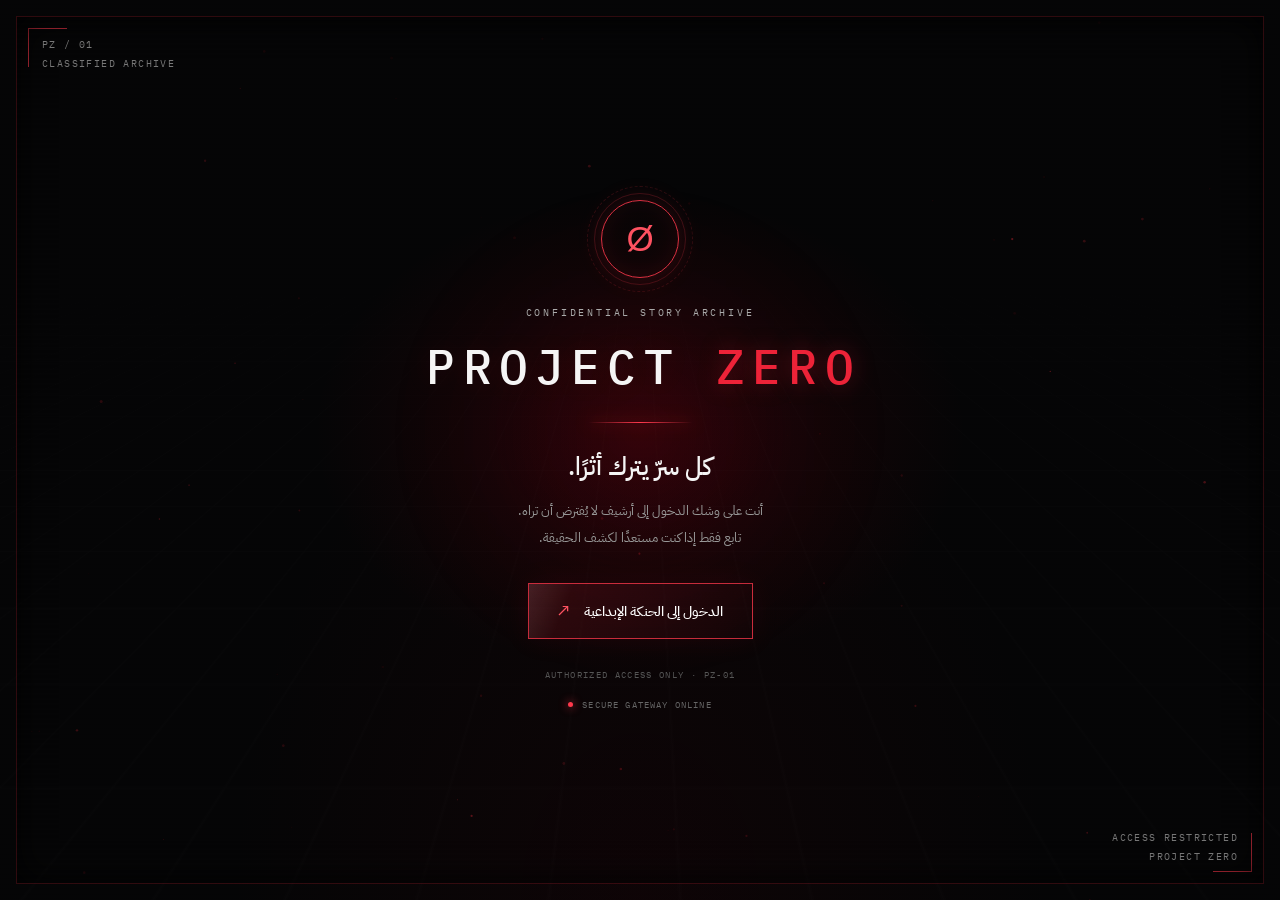
<file: index.html>
<!doctype html>
<html lang="ar" dir="rtl">
<head>
  <meta charset="utf-8">
  <meta name="viewport" content="width=device-width, initial-scale=1">
  <meta name="theme-color" content="#080808">
  <meta name="description" content="PROJECT ZERO — ادخل إلى الأرشيف السري.">
  <title>PROJECT ZERO — بوابة الدخول</title>
  <link rel="preconnect" href="https://fonts.googleapis.com">
  <link rel="preconnect" href="https://fonts.gstatic.com" crossorigin>
  <link href="https://fonts.googleapis.com/css2?family=IBM+Plex+Mono:wght@400;500;600&family=IBM+Plex+Sans+Arabic:wght@300;400;500;600;700&display=swap" rel="stylesheet">
  <style>
    :root{color-scheme:dark;--red:#ed2338;--hot:#ff394c;--bg:#050506;--muted:#777}
    *{box-sizing:border-box}html,body{margin:0;min-height:100%;background:var(--bg);color:#f5f5f5}
    body{min-height:100svh;display:grid;place-items:center;overflow:hidden;isolation:isolate;font-family:'IBM Plex Sans Arabic',sans-serif;background:radial-gradient(ellipse at 50% 48%,rgba(155,0,18,.18),transparent 36%),radial-gradient(ellipse at 50% 100%,rgba(70,0,9,.14),transparent 45%),#050506}
    #particles{position:fixed;inset:0;width:100%;height:100%;z-index:-1;opacity:.65}
    .grid{position:fixed;inset:-50%;z-index:-1;pointer-events:none;opacity:.15;background-image:linear-gradient(rgba(255,255,255,.035) 1px,transparent 1px),linear-gradient(90deg,rgba(255,255,255,.035) 1px,transparent 1px);background-size:54px 54px;transform:perspective(500px) rotateX(58deg) translateY(16%);mask-image:linear-gradient(transparent,#000 30%,#000 75%,transparent);animation:gridDrift 24s linear infinite}
    body:before{content:"";position:fixed;inset:0;pointer-events:none;z-index:5;opacity:.15;background:repeating-linear-gradient(to bottom,transparent 0 3px,rgba(255,255,255,.04) 4px,transparent 5px)}
    body:after{content:"";position:fixed;inset:16px;border:1px solid rgba(237,35,56,.18);pointer-events:none;z-index:4;clip-path:polygon(0 0,100% 0,100% 100%,0 100%);box-shadow:inset 0 0 35px #000}
    .frame{position:fixed;inset:28px;pointer-events:none;z-index:4}.frame:before,.frame:after{content:"";position:absolute;width:38px;height:38px;border-color:rgba(255,57,76,.72);border-style:solid}.frame:before{top:0;left:0;border-width:1px 0 0 1px}.frame:after{right:0;bottom:0;border-width:0 1px 1px 0}
    .corner{position:fixed;font:10px 'IBM Plex Mono',monospace;letter-spacing:.14em;color:#777;line-height:1.9;z-index:6}.corner.top{top:35px;left:42px;direction:ltr}.corner.bottom{right:42px;bottom:34px;text-align:right}
    main{width:min(90vw,620px);text-align:center;position:relative;z-index:2;padding:38px 0 28px;animation:mainReveal 1.2s cubic-bezier(.16,1,.3,1) both}
    .orb{position:absolute;width:min(80vw,520px);aspect-ratio:1;left:50%;top:47%;transform:translate(-50%,-50%);border-radius:50%;background:radial-gradient(circle,rgba(183,0,23,.13),rgba(115,0,10,.035) 42%,transparent 68%);filter:blur(5px);z-index:-1;animation:orbPulse 5s ease-in-out infinite}
    .seal{width:78px;height:78px;margin:0 auto 28px;border:1px solid rgba(255,57,76,.85);border-radius:50%;display:grid;place-items:center;color:#ff5261;font:300 35px Arial,sans-serif;position:relative;box-shadow:0 0 25px rgba(237,35,56,.17),inset 0 0 25px rgba(237,35,56,.08);animation:sealIn 1.2s cubic-bezier(.16,1,.3,1) both,sealGlow 4s ease-in-out 1.2s infinite}
    .seal:before,.seal:after{content:"";position:absolute;border-radius:50%;inset:-8px;border:1px solid rgba(255,57,76,.2);animation:ring 8s linear infinite}.seal:after{inset:-15px;border-style:dashed;border-color:rgba(255,57,76,.15);animation:ring 24s linear infinite reverse}
    .eyebrow{font:10px 'IBM Plex Mono',monospace;letter-spacing:.28em;color:#aaa;margin:0 0 16px;direction:ltr;animation:rise .8s .15s both}
    h1{direction:ltr;font:500 clamp(29px,6.4vw,48px) 'IBM Plex Mono',monospace;letter-spacing:.15em;margin:0;padding-left:.15em;text-shadow:0 0 28px rgba(237,35,56,.1);animation:rise .9s .28s both}h1 span{color:var(--red);text-shadow:0 0 22px rgba(237,35,56,.35)}
    .line{height:1px;width:0;background:linear-gradient(90deg,transparent,var(--hot),transparent);margin:25px auto;box-shadow:0 0 15px rgba(237,35,56,.75);animation:lineOpen 1.1s .65s ease-out forwards}
    h2{font-size:clamp(20px,4vw,25px);font-weight:500;margin:0 0 12px;animation:rise .8s .55s both}.desc{color:#999;font-size:13px;line-height:2.1;margin:0 auto 32px;max-width:390px;animation:rise .8s .7s both}
    .enter{position:relative;overflow:hidden;isolation:isolate;display:inline-flex;align-items:center;justify-content:center;gap:15px;min-height:56px;padding:0 29px;border:1px solid rgba(255,57,76,.75);background:linear-gradient(110deg,rgba(237,35,56,.15),rgba(237,35,56,.025));color:#fff;text-decoration:none;font-size:14px;font-weight:500;transition:border-color .3s,transform .3s,box-shadow .3s;background-color .3s;box-shadow:0 0 30px rgba(237,35,56,.07);animation:rise .8s .82s both}
    .enter:before{content:"";position:absolute;inset:0;z-index:-1;transform:translateX(-120%) skewX(-22deg);width:70%;background:linear-gradient(90deg,transparent,rgba(255,255,255,.16),transparent);animation:buttonSweep 5s 2s ease-in-out infinite}
    .enter:after{content:"";position:absolute;inset:0;border:1px solid transparent;transition:border-color .3s}.enter:hover,.enter:focus-visible{border-color:#ff5362;box-shadow:0 0 35px rgba(237,35,56,.2),inset 0 0 25px rgba(237,35,56,.08);transform:translateY(-3px);outline:none}.enter:hover:after{border-color:rgba(255,57,76,.2)}.arrow{font:19px 'IBM Plex Mono',monospace;color:#ff5362;direction:ltr;transition:transform .3s}.enter:hover .arrow{transform:translate(3px,-2px)}
    .foot{margin-top:30px;font:9px 'IBM Plex Mono',monospace;letter-spacing:.15em;color:#555;direction:ltr;animation:rise .8s 1s both}.status{display:flex;align-items:center;justify-content:center;gap:9px;margin-top:19px;color:#656565;font:9px 'IBM Plex Mono',monospace;letter-spacing:.13em;direction:ltr;animation:rise .8s 1.1s both}.dot{width:5px;height:5px;border-radius:50%;background:#ff394c;box-shadow:0 0 10px #ff394c;animation:blink 1.8s infinite}
    .faint-overlay{position:fixed;inset:0;z-index:19;pointer-events:none;opacity:0;background:radial-gradient(ellipse at center,transparent 8%,rgba(0,0,0,.18) 34%,rgba(0,0,0,.72) 62%,#000 100%);transform:scale(1.4);filter:blur(3px)}body.crashing .faint-overlay{animation:faintOut 2.55s .1s cubic-bezier(.45,0,.9,.55) forwards}.transition{position:fixed;inset:0;z-index:20;background:#030304;opacity:0;visibility:hidden;pointer-events:none;overflow:hidden}.transition.go{visibility:visible;pointer-events:all;animation:crashIn .38s steps(2,end) forwards}.transition:after{content:"";position:absolute;inset:0;background:repeating-linear-gradient(0deg,transparent 0 3px,rgba(255,30,50,.08) 4px,transparent 5px);opacity:0}.transition.go:after{animation:scanFlicker 2.3s steps(2,end) forwards}.crash-noise{position:absolute;inset:-20%;opacity:0;background:repeating-linear-gradient(0deg,transparent 0 13px,rgba(255,35,55,.13) 14px 16px,transparent 17px 31px);mix-blend-mode:screen}.transition.go .crash-noise{animation:noiseBurst 1.05s steps(3,end) both}.zero-core{position:absolute;top:50%;left:50%;transform:translate(-50%,-50%) scale(2.8);font:300 clamp(180px,45vw,430px)/.8 'IBM Plex Mono',monospace;letter-spacing:-.1em;padding-right:.1em;color:#f10d2d;opacity:0;text-shadow:0 0 10px #ff183a,0 0 40px rgba(255,0,35,.9),0 0 110px rgba(255,0,35,.45)}.transition.go .zero-core{animation:zeroAwake 1.8s .38s cubic-bezier(.12,.8,.12,1) both}.crash-label{position:absolute;top:calc(50% + min(27vw,220px));left:50%;transform:translate(-50%,12px);width:90%;text-align:center;font:clamp(9px,1.7vw,12px) 'IBM Plex Mono',monospace;letter-spacing:.28em;color:#ff4b60;opacity:0;direction:ltr}.crash-label span{color:#fff}.transition.go .crash-label{animation:labelGlitch 1.25s .9s both}.crash-scan{position:absolute;left:0;right:0;top:-20%;height:2px;background:#ff203e;box-shadow:0 0 20px 4px rgba(255,20,50,.8);opacity:0}.transition.go .crash-scan{animation:scanDrop .8s .55s ease-in both}.crash-flash{position:absolute;inset:0;background:#fff;opacity:0}.transition.go .crash-flash{animation:finalFlash .23s 2.02s steps(2,end) both}body.crashing main,body.crashing .corner,body.crashing .frame,body.crashing .grid,body.crashing #particles{animation:siteCollapse .55s steps(2,end) forwards}body.crashing{animation:screenShake .32s .12s both}
    @keyframes faintOut{0%{opacity:0;transform:scale(1.45);filter:blur(2px)}22%{opacity:.22;transform:scale(1.22);filter:blur(4px)}48%{opacity:.62;transform:scale(.95);filter:blur(7px)}72%{opacity:.92;transform:scale(.72);filter:blur(10px)}100%{opacity:1;transform:scale(.42);filter:blur(14px)}}@keyframes crashIn{0%{opacity:0;background:#050506;filter:brightness(1)}12%{opacity:1;background:#fff;filter:brightness(3)}20%{background:#050506;filter:brightness(.3)}32%{background:#180006}44%{background:#030304}100%{opacity:1;background:#030304}}@keyframes noiseBurst{0%{opacity:0;transform:translateX(-7%) skewX(12deg)}12%{opacity:.9;transform:translateX(5%) skewX(-18deg)}24%{opacity:.15;transform:translateX(-3%)}39%{opacity:.8;transform:translateX(8%) skewX(25deg)}55%{opacity:.25;transform:translateX(-5%)}70%{opacity:.65;transform:translateX(2%)}100%{opacity:.12;transform:translateX(0)}}@keyframes zeroAwake{0%{opacity:0;transform:translate(-50%,-50%) scale(2.8) rotate(-8deg);filter:blur(20px)}12%{opacity:1;transform:translate(-50%,-50%) scale(.78) skewX(15deg);filter:blur(0)}20%{transform:translate(calc(-50% - 10px),-50%) scale(1.12) skewX(-8deg);text-shadow:5px 0 #fff,-5px 0 #ff0026,0 0 80px #ff0026}28%{transform:translate(-50%,-50%) scale(.96);text-shadow:-7px 0 #fff,7px 0 #ff0026,0 0 35px #ff0026}40%{transform:translate(-50%,-50%) scale(1.04);text-shadow:0 0 12px #ff183a,0 0 60px #ff0026,0 0 130px rgba(255,0,35,.6)}55%{transform:translate(-50%,-50%) scale(1);opacity:1}78%{opacity:1;transform:translate(-50%,-50%) scale(1.03)}100%{opacity:1;transform:translate(-50%,-50%) scale(1)}}@keyframes labelGlitch{0%,100%{opacity:0;transform:translate(-50%,12px)}15%,23%,31%{opacity:1;transform:translate(calc(-50% + 4px),0);text-shadow:3px 0 #fff,-3px 0 #ff0026}19%,27%{opacity:.35;transform:translate(calc(-50% - 5px),0)}45%,82%{opacity:1;transform:translate(-50%,0);text-shadow:none}95%{opacity:0}}@keyframes scanDrop{0%{opacity:0;top:-10%}10%{opacity:1}85%{opacity:.8}100%{top:110%;opacity:0}}@keyframes scanFlicker{0%,100%{opacity:.1}15%{opacity:.65}20%{opacity:.08}36%{opacity:.45}48%{opacity:.12}62%{opacity:.5}75%{opacity:.15}}@keyframes finalFlash{0%{opacity:0}20%{opacity:.95}100%{opacity:0}}@keyframes siteCollapse{0%{opacity:1;filter:none;transform:translate(0,0) scale(1)}18%{opacity:.8;filter:contrast(3);transform:translate(4px,-2px) skewX(2deg)}36%{opacity:.4;filter:blur(3px);transform:translate(-5px,3px) scale(1.02)}55%{opacity:.15;filter:blur(8px);transform:scale(.94)}100%{opacity:0;filter:blur(14px);transform:scale(1.06)}}@keyframes screenShake{0%,100%{transform:translate(0,0)}20%{transform:translate(5px,-3px)}40%{transform:translate(-5px,2px)}60%{transform:translate(3px,3px)}80%{transform:translate(-2px,-2px)}}@keyframes mainReveal{from{opacity:0;transform:translateY(22px) scale(.98);filter:blur(7px)}to{opacity:1;transform:translateY(0) scale(1);filter:blur(0)}}@keyframes rise{from{opacity:0;transform:translateY(13px)}to{opacity:1;transform:translateY(0)}}@keyframes sealIn{from{opacity:0;transform:scale(.55) rotate(-35deg)}to{opacity:1;transform:scale(1) rotate(0)}}@keyframes sealGlow{0%,100%{box-shadow:0 0 20px rgba(237,35,56,.13),inset 0 0 20px rgba(237,35,56,.05)}50%{box-shadow:0 0 42px rgba(237,35,56,.25),inset 0 0 28px rgba(237,35,56,.1)}}@keyframes ring{to{transform:rotate(360deg)}}@keyframes orbPulse{0%,100%{opacity:.6;transform:translate(-50%,-50%) scale(.94)}50%{opacity:1;transform:translate(-50%,-50%) scale(1.06)}}@keyframes lineOpen{to{width:105px}}@keyframes buttonSweep{0%,65%,100%{transform:translateX(-120%) skewX(-22deg)}82%{transform:translateX(220%) skewX(-22deg)}}@keyframes gridDrift{to{background-position:0 108px,108px 0}}@keyframes blink{0%,100%{opacity:.35}50%{opacity:1}}@keyframes portal{0%{transform:scaleY(0);transform-origin:bottom}48%{transform:scaleY(1);transform-origin:bottom}52%{transform:scaleY(1);transform-origin:top}100%{transform:scaleY(0);transform-origin:top}}@keyframes portalText{0%{opacity:0;letter-spacing:.4em}35%,70%{opacity:1;letter-spacing:.2em}100%{opacity:0}}
    @media(max-width:560px){.corner.top{top:28px;left:27px}.corner.bottom{right:27px;bottom:27px}.frame{inset:24px}main{padding:20px 0}.seal{width:68px;height:68px;margin-bottom:23px}.desc{padding:0 12px}.enter{padding:0 20px}}@media(prefers-reduced-motion:reduce){*,*:before,*:after{animation-duration:.01ms!important;animation-iteration-count:1!important;scroll-behavior:auto!important;transition:none!important}}
  </style>
</head>
<body>
  <audio id="deepSound" preload="auto" src="assets/Deep.mp3"></audio><div class="faint-overlay" aria-hidden="true"></div><canvas id="particles" aria-hidden="true"></canvas><div class="grid" aria-hidden="true"></div><div class="frame" aria-hidden="true"></div><div class="transition" id="transition" aria-hidden="true"><div class="crash-noise"></div><div class="zero-core">0</div><div class="crash-label">SYSTEM FAILURE <span>—</span> ZERO PROTOCOL</div><div class="crash-scan"></div><div class="crash-flash"></div></div>
  <div class="corner top">PZ / 01<br>CLASSIFIED ARCHIVE</div>
  <div class="corner bottom">ACCESS RESTRICTED<br>PROJECT ZERO</div>
  <main>
    <div class="orb" aria-hidden="true"></div>
    <div class="seal" aria-hidden="true">Ø</div>
    <p class="eyebrow">CONFIDENTIAL STORY ARCHIVE</p>
    <h1>PROJECT <span>ZERO</span></h1>
    <div class="line" aria-hidden="true"></div>
    <h2>كل سرّ يترك أثرًا.</h2>
    <p class="desc">أنت على وشك الدخول إلى أرشيف لا يُفترض أن تراه.<br>تابع فقط إذا كنت مستعدًا لكشف الحقيقة.</p>
    <a class="enter" id="enter" href="01-project-zero.html"><span>الدخول إلى الحنكة الإبداعية</span><span class="arrow" aria-hidden="true">↗</span></a>
    <div class="foot">AUTHORIZED ACCESS ONLY · PZ-01</div><div class="status"><span class="dot"></span><span>SECURE GATEWAY ONLINE</span></div>
  </main>
  <script>
  (()=>{const canvas=document.getElementById("particles"),ctx=canvas.getContext("2d");if(!ctx)return;let w,h,dpr,pts=[],raf;const reduced=matchMedia("(prefers-reduced-motion: reduce)").matches;function resize(){dpr=Math.min(devicePixelRatio||1,2);w=innerWidth;h=innerHeight;canvas.width=w*dpr;canvas.height=h*dpr;ctx.setTransform(dpr,0,0,dpr,0,0);const n=Math.min(65,Math.floor(w*h/18000));pts=Array.from({length:n},()=>({x:Math.random()*w,y:Math.random()*h,r:Math.random()*1.3+.25,v:Math.random()*.22+.04,a:Math.random()*.48+.12,p:Math.random()*6.28}))}function draw(){ctx.clearRect(0,0,w,h);for(const p of pts){if(!reduced){p.y-=p.v;p.p+=.012;if(p.y<0){p.y=h;p.x=Math.random()*w}}ctx.beginPath();ctx.arc(p.x,p.y,p.r,0,Math.PI*2);ctx.fillStyle=`rgba(255,${35+Math.floor(p.a*25)},${48+Math.floor(p.a*30)},${p.a*(.65+.35*Math.sin(p.p))})`;ctx.fill()}if(!reduced)raf=requestAnimationFrame(draw)}addEventListener("resize",()=>{cancelAnimationFrame(raf);resize();draw()},{passive:true});resize();draw();const link=document.getElementById("enter"),cover=document.getElementById("transition"),sound=document.getElementById("deepSound");link.addEventListener("click",e=>{if(e.metaKey||e.ctrlKey||e.shiftKey||e.altKey||e.button!==0)return;e.preventDefault();if(link.dataset.launching)return;link.dataset.launching="1";if(sound){sound.currentTime=0;sound.volume=1;const playPromise=sound.play();if(playPromise&&playPromise.catch)playPromise.catch(()=>{});}document.body.classList.add("crashing");cover.classList.add("go");link.setAttribute("aria-busy","true");link.style.pointerEvents="none";setTimeout(()=>location.href=link.href,3350)});})();
  </script>
</body>
</html>
</file>
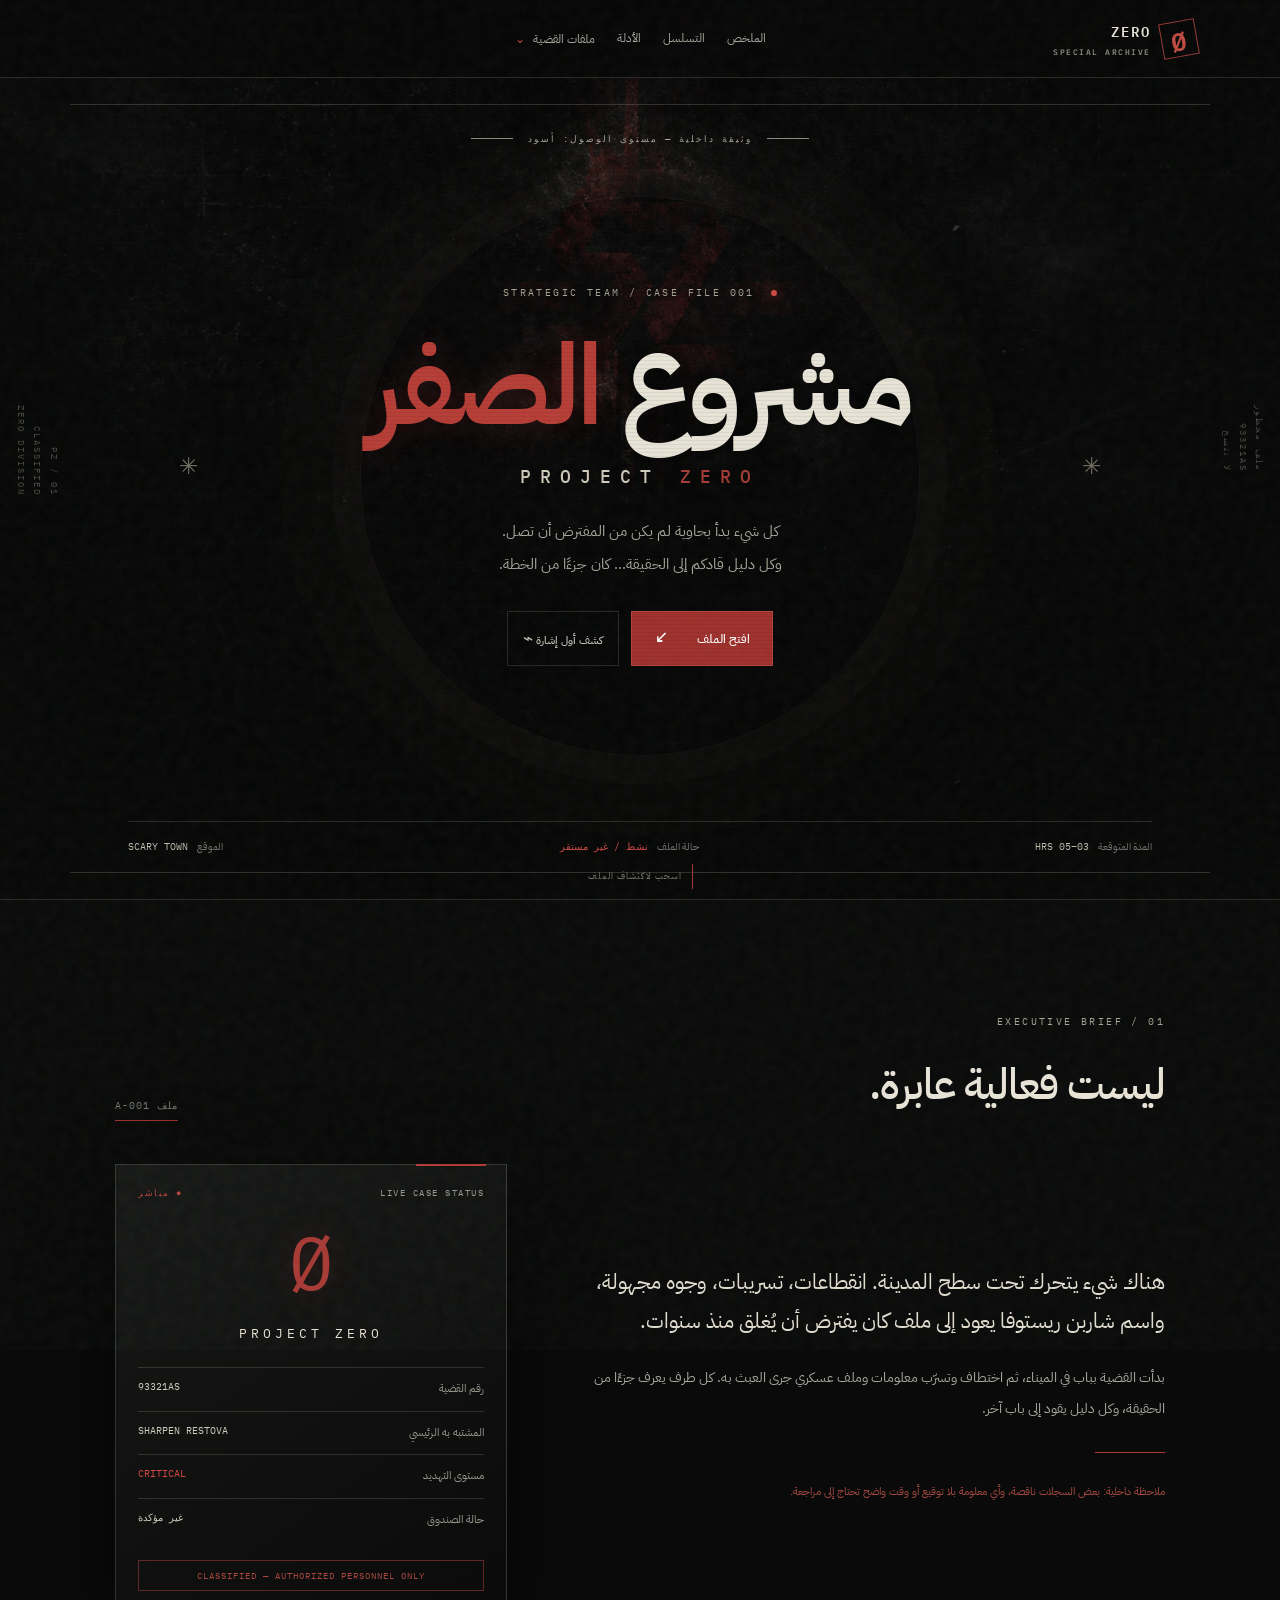
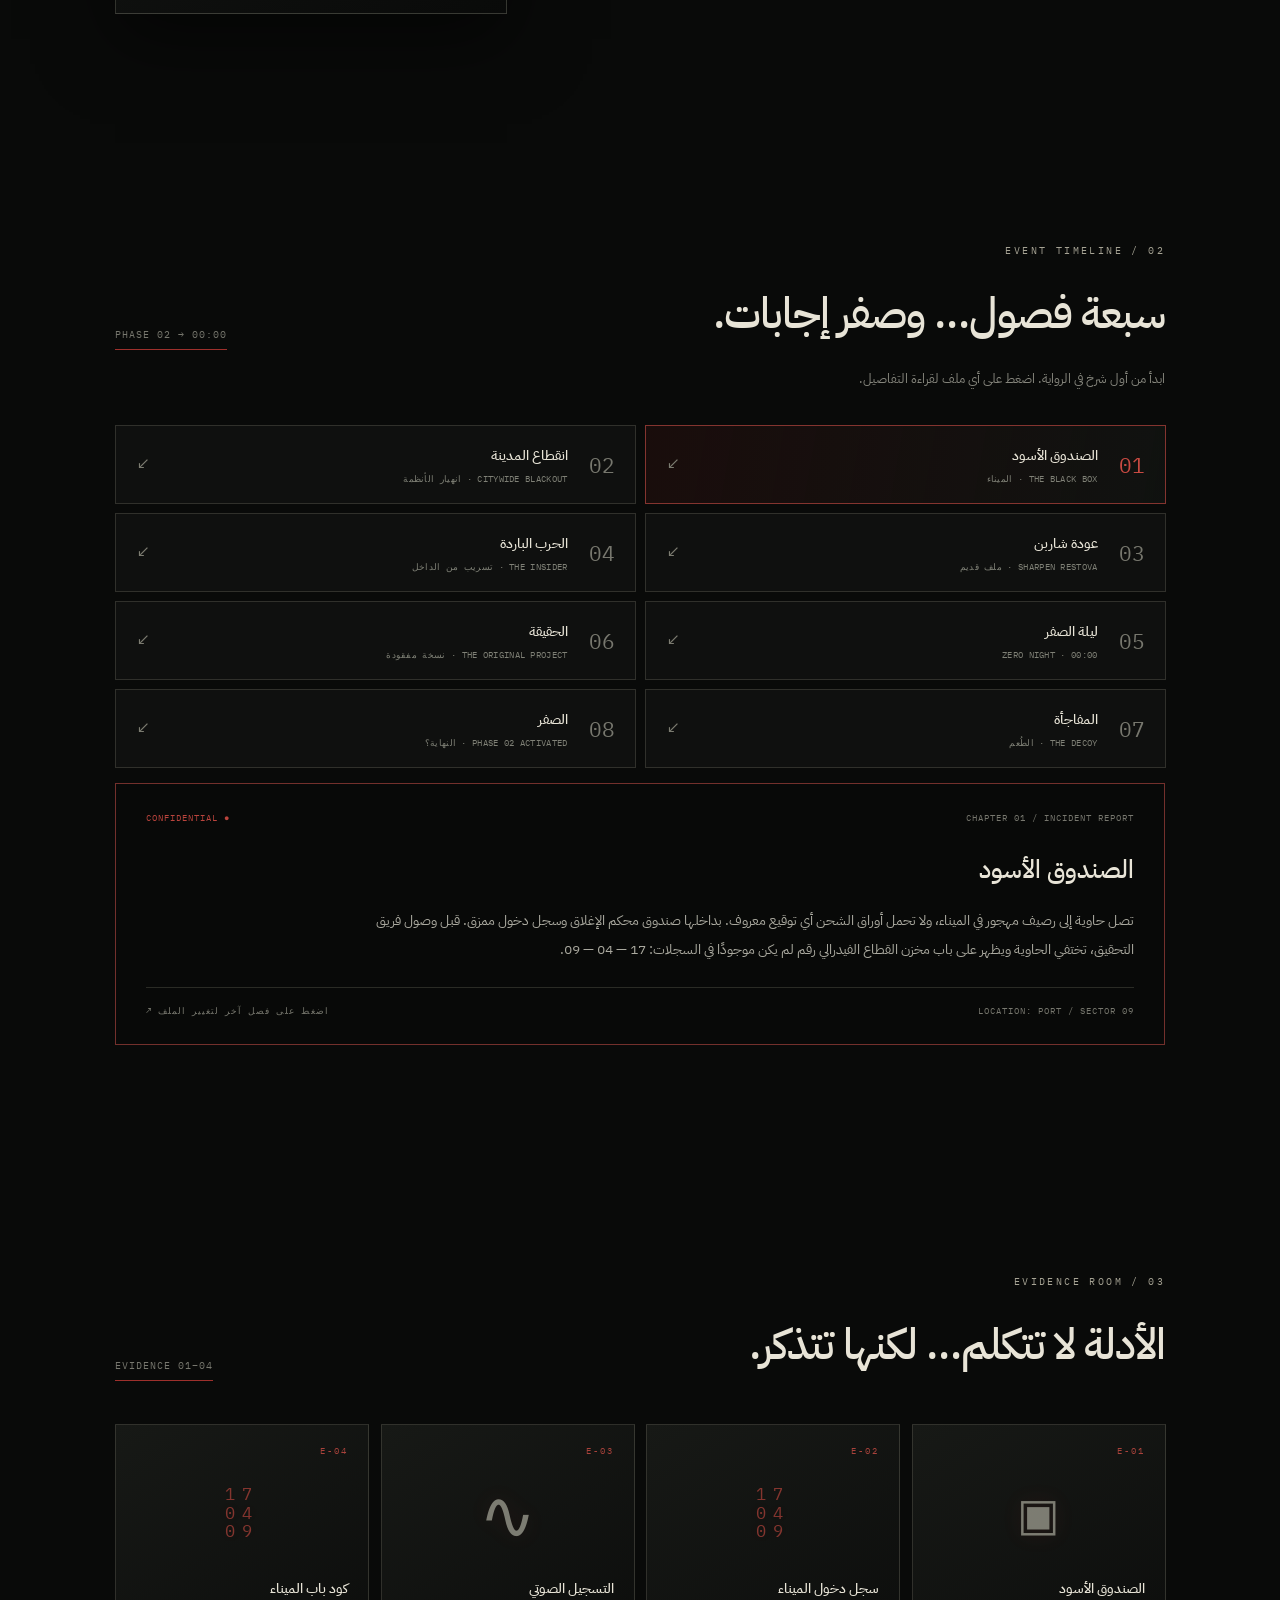
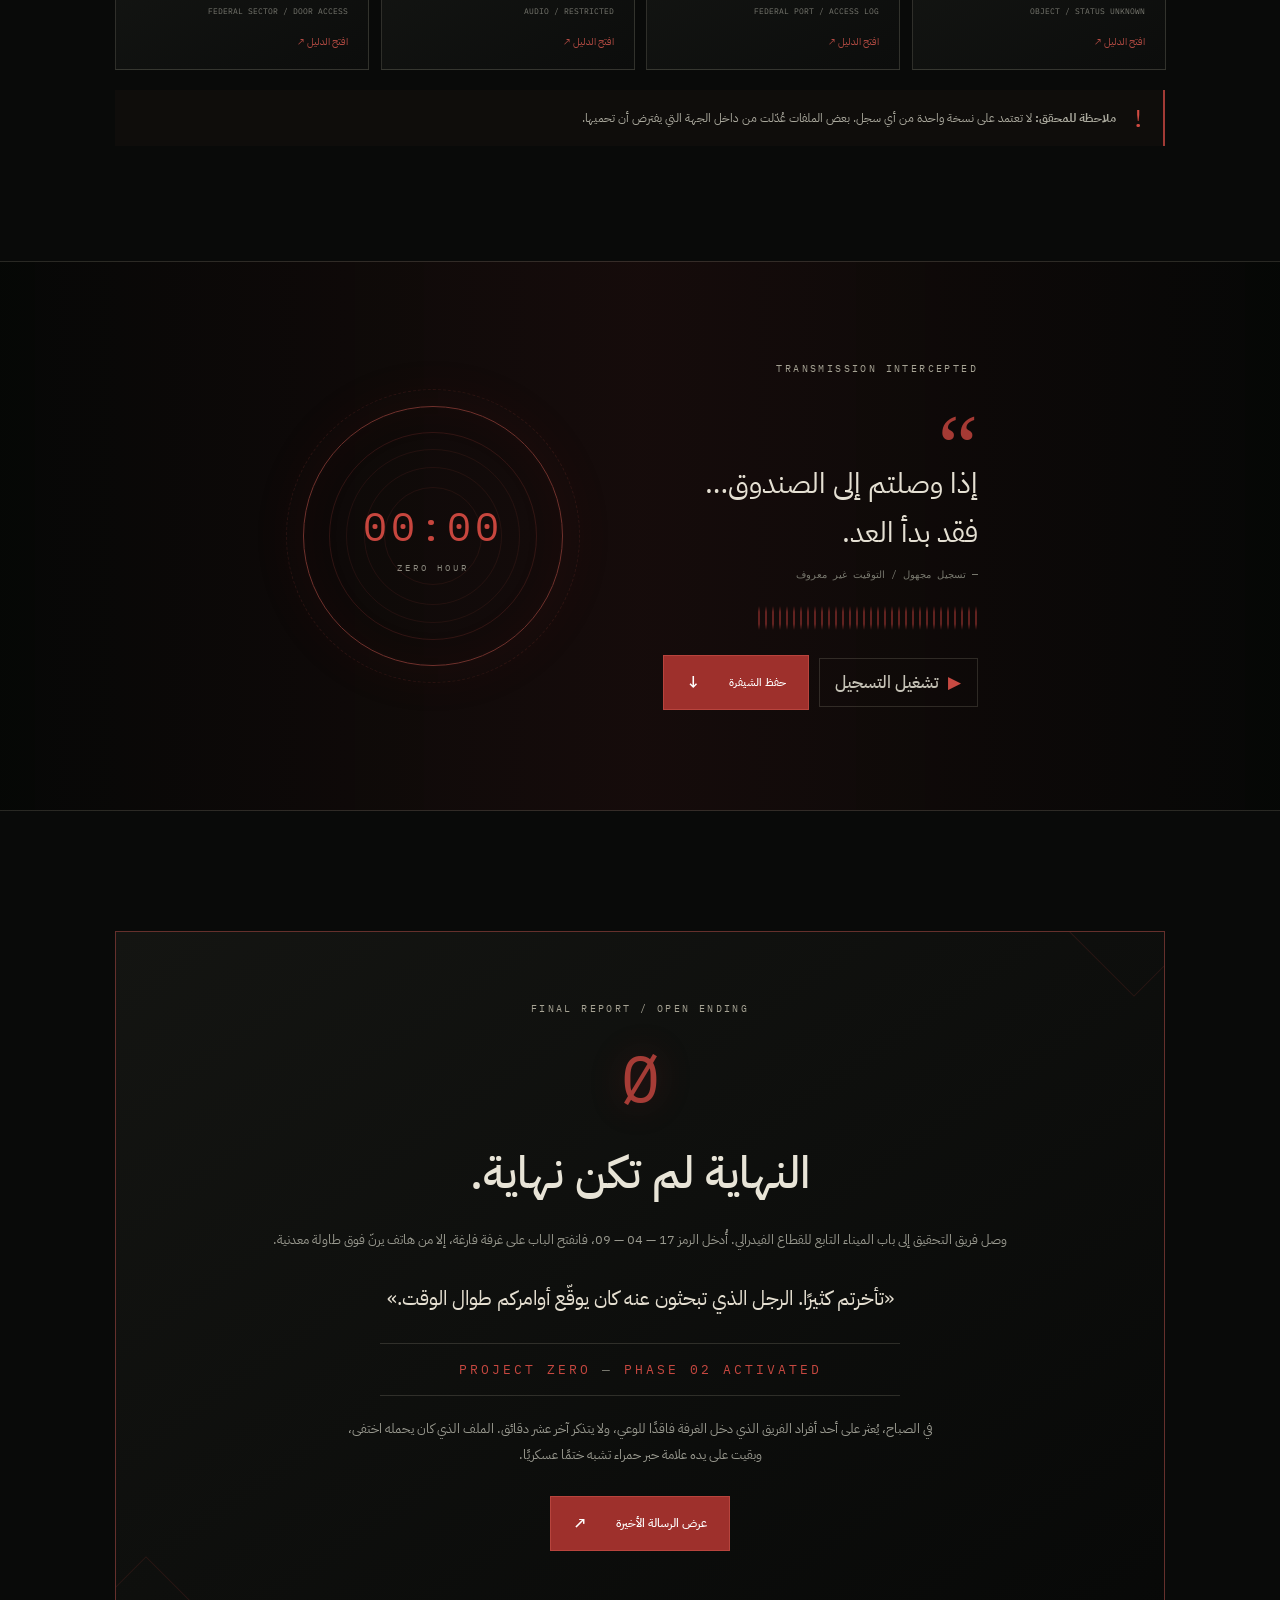
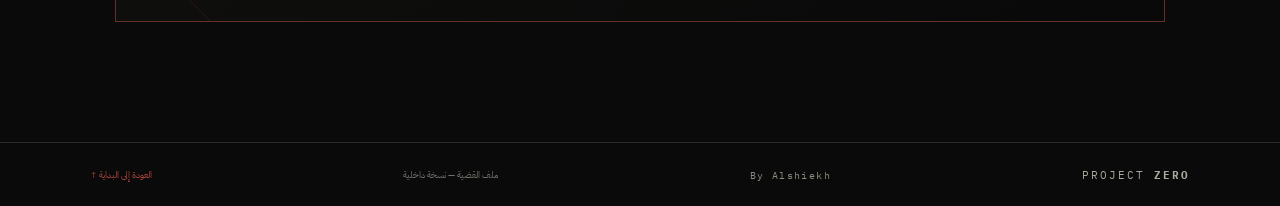
<file: 01-project-zero.html>
<!doctype html>
<html lang="ar" dir="rtl">
<head>
<meta charset="utf-8">
<meta name="viewport" content="width=device-width, initial-scale=1">
<meta name="theme-color" content="#090a09">
<meta name="description" content="PROJECT ZERO — ملف سري لليلة غيّرت المدينة إلى الأبد.">
<title>PROJECT ZERO — الملف صفر</title>
<link rel="preconnect" href="https://fonts.googleapis.com">
<link rel="preconnect" href="https://fonts.gstatic.com" crossorigin>
<link href="https://fonts.googleapis.com/css2?family=IBM+Plex+Mono:wght@400;500;600&family=IBM+Plex+Sans+Arabic:wght@300;400;500;600;700&display=swap" rel="stylesheet">
<link rel="stylesheet" href="style.css">
</head>
<body>
  
<div class="grain"></div><div class="scanlines"></div>
<div class="side-mark left">PZ / 01<br>CLASSIFIED<br>ZERO DIVISION</div>
<div class="side-mark right">ملف محظور<br>93321AS<br>لا تنسخ</div>
<header class="topbar home-topbar">
  <a class="brand" href="#top"><span class="brand-mark">Ø</span><span>ZERO<span class="brand-sub">SPECIAL ARCHIVE</span></span></a>
  <nav class="main-nav">
    <a class="section-link" href="01-project-zero.html#brief">الملخص</a>
    <a class="section-link" href="01-project-zero.html#timeline">التسلسل</a>
    <a class="section-link" href="01-project-zero.html#evidence">الأدلة</a>
    <div class="nav-drop">
      <button class="nav-drop-toggle" type="button" aria-expanded="false">ملفات القضية <span>⌄</span></button>
      <div class="nav-drop-menu"><a href="01-project-zero.html"><b>01 / PROJECT ZERO</b><small>بداية القضية</small></a><a href="02-phase-two.html"><b>02 / PHASE TWO</b><small>ثمن العودة</small></a><a href="03-sharpen-ending.html"><b>03 / SHARPEN ENDING</b><small>النهاية والمطاردة</small></a><a href="04-story-summary.html"><b>04 / STORY SUMMARY</b><small>ملخص القصة كاملًا</small></a><a href="05-peter-jane-return.html"><b>05 / PETER JANE</b><small>سيناريو مقفل برمز</small></a><a href="06-character-registry.html"><b>06 / CHARACTERS</b><small>الشخصيات والأدوار</small></a><a href="07-strategic-brief.html"><b>07 / STRATEGIC</b><small>الخطة والطلبات البرمجية</small></a><a href="08-notes-archive.html"><b>08 / NOTES</b><small>دفتر الملاحظات</small></a></div>
    </div>
  </nav>
</header>
<main id="top">
<section class="hero">
  <div class="hero-stamp"><span class="stamp-line"></span> وثيقة داخلية — مستوى الوصول: أسود <span class="stamp-line"></span></div>
  <div class="hero-content">
    <p class="eyebrow"><span class="red-dot"></span> STRATEGIC TEAM / CASE FILE 001</p>
    <h1 data-text="مشروع الصفر">مشروع <em>الصفر</em></h1>
    <div class="hero-en">PROJECT <span>ZERO</span></div>
    <p class="hero-desc">كل شيء بدأ بحاوية لم يكن من المفترض أن تصل.<br>وكل دليل قادكم إلى الحقيقة… كان جزءًا من الخطة.</p>
    <div class="hero-actions"><a class="primary-btn" href="#brief">افتح الملف <span>↙</span></a><button class="ghost-btn" id="revealBtn">كشف أول إشارة <span>⌁</span></button></div>
    <div class="signal" id="signal"><span class="signal-label">إشارة واردة</span><span class="signal-code">17 — 04 — 09</span><span class="signal-text">أنت لا تبحث عن الصندوق… الصندوق يبحث عنك.</span></div>
  </div>
  <div class="hero-meta"><span>المدة المتوقعة <b>03–05 HRS</b></span><span>حالة الملف <b class="red-text">نشط / غير مستقر</b></span><span>الموقع <b>SCARY TOWN</b></span></div>
  <div class="hero-cross cross-a">✳</div><div class="hero-cross cross-b">✳</div>
  <div class="scroll-cue"><span></span> اسحب لاكتشاف الملف</div>
</section>

<section class="brief section-wrap" id="brief">
  <div class="section-head"><div><p class="eyebrow">01 / EXECUTIVE BRIEF</p><h2>ليست فعالية عابرة.</h2></div><span class="section-index">ملف 001-A</span></div>
  <div class="brief-grid">
    <div class="brief-copy"><p class="large-copy">هناك شيء يتحرك تحت سطح المدينة. انقطاعات، تسريبات، وجوه مجهولة، واسم شاربن ريستوفا يعود إلى ملف كان يفترض أن يُغلق منذ سنوات.</p><p>بدأت القضية بباب في الميناء، ثم اختطاف وتسرّب معلومات وملف عسكري جرى العبث به. كل طرف يعرف جزءًا من الحقيقة، وكل دليل يقود إلى باب آخر.</p><div class="red-rule"></div><p class="micro-note">ملاحظة داخلية: بعض السجلات ناقصة، وأي معلومة بلا توقيع أو وقت واضح تحتاج إلى مراجعة.</p></div>
    <div class="status-card"><div class="card-top"><span>LIVE CASE STATUS</span><span class="pulse">● مباشر</span></div><div class="status-symbol">Ø</div><div class="status-title">PROJECT ZERO</div><div class="status-row"><span>رقم القضية</span><b>93321AS</b></div><div class="status-row"><span>المشتبه به الرئيسي</span><b>SHARPEN RESTOVA</b></div><div class="status-row"><span>مستوى التهديد</span><b class="red-text">CRITICAL</b></div><div class="status-row"><span>حالة الصندوق</span><b>غير مؤكدة</b></div><div class="classified-bar">CLASSIFIED — AUTHORIZED PERSONNEL ONLY</div></div>
  </div>
</section>

<section class="chapters section-wrap" id="timeline">
 <div class="section-head"><div><p class="eyebrow">02 / EVENT TIMELINE</p><h2>سبعة فصول… وصفر إجابات.</h2></div><span class="section-index">00:00 → PHASE 02</span></div>
 <p class="section-intro">ابدأ من أول شرخ في الرواية. اضغط على أي ملف لقراءة التفاصيل.</p>
 <div class="timeline">
  <button class="chapter active" data-chapter="0"><span class="chapter-no">01</span><span class="chapter-main"><b>الصندوق الأسود</b><small>THE BLACK BOX · الميناء</small></span><span class="chapter-icon">↙</span></button>
  <button class="chapter" data-chapter="1"><span class="chapter-no">02</span><span class="chapter-main"><b>انقطاع المدينة</b><small>CITYWIDE BLACKOUT · انهيار الأنظمة</small></span><span class="chapter-icon">↙</span></button>
  <button class="chapter" data-chapter="2"><span class="chapter-no">03</span><span class="chapter-main"><b>عودة شاربن</b><small>SHARPEN RESTOVA · ملف قديم</small></span><span class="chapter-icon">↙</span></button>
  <button class="chapter" data-chapter="3"><span class="chapter-no">04</span><span class="chapter-main"><b>الحرب الباردة</b><small>THE INSIDER · تسريب من الداخل</small></span><span class="chapter-icon">↙</span></button>
  <button class="chapter" data-chapter="4"><span class="chapter-no">05</span><span class="chapter-main"><b>ليلة الصفر</b><small>ZERO NIGHT · 00:00</small></span><span class="chapter-icon">↙</span></button>
  <button class="chapter" data-chapter="5"><span class="chapter-no">06</span><span class="chapter-main"><b>الحقيقة</b><small>THE ORIGINAL PROJECT · نسخة مفقودة</small></span><span class="chapter-icon">↙</span></button>
  <button class="chapter" data-chapter="6"><span class="chapter-no">07</span><span class="chapter-main"><b>المفاجأة</b><small>THE DECOY · الطُعم</small></span><span class="chapter-icon">↙</span></button>
  <button class="chapter" data-chapter="7"><span class="chapter-no">08</span><span class="chapter-main"><b>الصفر</b><small>PHASE 02 ACTIVATED · النهاية؟</small></span><span class="chapter-icon">↙</span></button>
 </div>
 <article class="chapter-detail" id="chapterDetail" aria-live="polite">
   <div class="detail-top"><span id="detailTag">CHAPTER 01 / INCIDENT REPORT</span><span class="redacted">● CONFIDENTIAL</span></div>
   <h3 id="detailTitle">الصندوق الأسود</h3><p id="detailText">تصل حاوية إلى رصيف مهجور في الميناء، ولا تحمل أوراق الشحن أي توقيع معروف. بداخلها صندوق محكم الإغلاق وسجل دخول ممزق. قبل وصول فريق التحقيق، تختفي الحاوية ويظهر على باب مخزن القطاع الفيدرالي رقم لم يكن موجودًا في السجلات: 17 — 04 — 09.</p>
   <div class="detail-footer"><span id="detailLocation">LOCATION: PORT / SECTOR 09</span><span>اضغط على فصل آخر لتغيير الملف ↗</span></div>
 </article>
</section>

<section class="evidence section-wrap" id="evidence">
 <div class="section-head"><div><p class="eyebrow">03 / EVIDENCE ROOM</p><h2>الأدلة لا تتكلم… لكنها تتذكر.</h2></div><span class="section-index">EVIDENCE 01–04</span></div>
 <div class="evidence-grid">
  <button class="evidence-card" data-evidence="0"><span class="ev-number">E-01</span><span class="ev-art ev-box">▣</span><b>الصندوق الأسود</b><small>OBJECT / STATUS UNKNOWN</small><span class="ev-open">افتح الدليل ↗</span></button>
  <button class="evidence-card" data-evidence="1"><span class="ev-number">E-02</span><span class="ev-art ev-code">17<br>04<br>09</span><b>سجل دخول الميناء</b><small>FEDERAL PORT / ACCESS LOG</small><span class="ev-open">افتح الدليل ↗</span></button>
  <button class="evidence-card" data-evidence="2"><span class="ev-number">E-03</span><span class="ev-art ev-audio">∿</span><b>التسجيل الصوتي</b><small>AUDIO / RESTRICTED</small><span class="ev-open">افتح الدليل ↗</span></button>
  <button class="evidence-card" data-evidence="3"><span class="ev-number">E-04</span><span class="ev-art ev-code">17<br>04<br>09</span><b>كود باب الميناء</b><small>FEDERAL SECTOR / DOOR ACCESS</small><span class="ev-open">افتح الدليل ↗</span></button>
 </div>
 <div class="evidence-note"><span class="warning-icon">!</span><p><b>ملاحظة للمحقق:</b> لا تعتمد على نسخة واحدة من أي سجل. بعض الملفات عُدّلت من داخل الجهة التي يفترض أن تحميها.</p></div>
</section>

<section class="countdown-section">
 <div class="countdown-content"><p class="eyebrow">TRANSMISSION INTERCEPTED</p><div class="quote-mark">“</div><blockquote>إذا وصلتم إلى الصندوق…<br>فقد بدأ العد.</blockquote><p class="transmission">— تسجيل مجهول / التوقيت غير معروف</p><div class="waveform" id="audioWaveform" aria-hidden="true"></div><audio id="zeroAudio" preload="metadata"><source src="assets/SandyHouse.wav" type="audio/wav">متصفحك لا يدعم تشغيل الصوت.</audio><div class="audio-actions"><button class="ghost-btn" id="transmissionBtn" type="button"><span class="play-icon" id="playIcon">▶</span> <span id="playLabel">تشغيل التسجيل</span></button><a class="primary-btn save-audio" id="saveAudioBtn" href="assets/SandyHouse.wav" download="Sandy's House.wav">حفظ الشيفرة <span>↓</span></a></div><p class="transmission-result" id="transmissionResult" aria-live="polite">التسجيل جاهز. اضغط تشغيل للاستماع، أو احفظ نسخة من الملف.</p></div>
 <div class="countdown-graphic"><div class="ring ring1"></div><div class="ring ring2"></div><div class="ring ring3"></div><span>00:00</span><small>ZERO HOUR</small></div>
</section>

<section class="ending section-wrap" id="ending">
 <div class="ending-panel"><p class="eyebrow">FINAL REPORT / OPEN ENDING</p><div class="ending-symbol">Ø</div><h2>النهاية لم تكن نهاية.</h2><p>وصل فريق التحقيق إلى باب الميناء التابع للقطاع الفيدرالي. أُدخل الرمز 17 — 04 — 09، فانفتح الباب على غرفة فارغة، إلا من هاتف يرنّ فوق طاولة معدنية.</p><div class="final-message">«تأخرتم كثيرًا. الرجل الذي تبحثون عنه كان يوقّع أوامركم طوال الوقت.»</div><div class="phase">PROJECT ZERO <span>—</span> PHASE 02 ACTIVATED</div><p class="ending-small">في الصباح، يُعثر على أحد أفراد الفريق الذي دخل الغرفة فاقدًا للوعي، ولا يتذكر آخر عشر دقائق. الملف الذي كان يحمله اختفى، وبقيت على يده علامة حبر حمراء تشبه ختمًا عسكريًا.</p><button class="primary-btn" id="finalReveal">عرض الرسالة الأخيرة <span>↗</span></button><div class="final-hidden" id="finalHidden">رأس المؤامرة ليس رجل عصابات ولا مسؤولًا مدنيًا.<br><strong>إنه صاحب رتبة عسكرية عالية، وهويته ما زالت مجهولة.</strong><br><span>IDENTITY: [REDACTED]</span></div></div>
</section>
<footer><div class="footer-brand">PROJECT <b>ZERO</b></div><span class="signature-tip" tabindex="0" aria-label="By Alshiekh —صاحب الفكرة المحنك">By Alshiekh <span class="signature-tooltip">صاحب الفكرة المحنك</span></span><span>ملف القضية — نسخة داخلية</span><a href="#top">العودة إلى البداية ↑</a></footer>
</main>

<div class="modal-backdrop" id="modal" aria-hidden="true"><div class="modal"><button class="modal-close" id="modalClose" aria-label="إغلاق">×</button><p class="eyebrow" id="modalCode">EVIDENCE / 01</p><h3 id="modalTitle">الصندوق الأسود</h3><p id="modalText">لا تتوفر بيانات كافية.</p><div class="modal-stamp">CLASSIFIED</div></div></div>
<div class="toast" id="toast">تم اعتراض إشارة مجهولة</div>
<script src="script.js"></script>
</body></html>
</file>
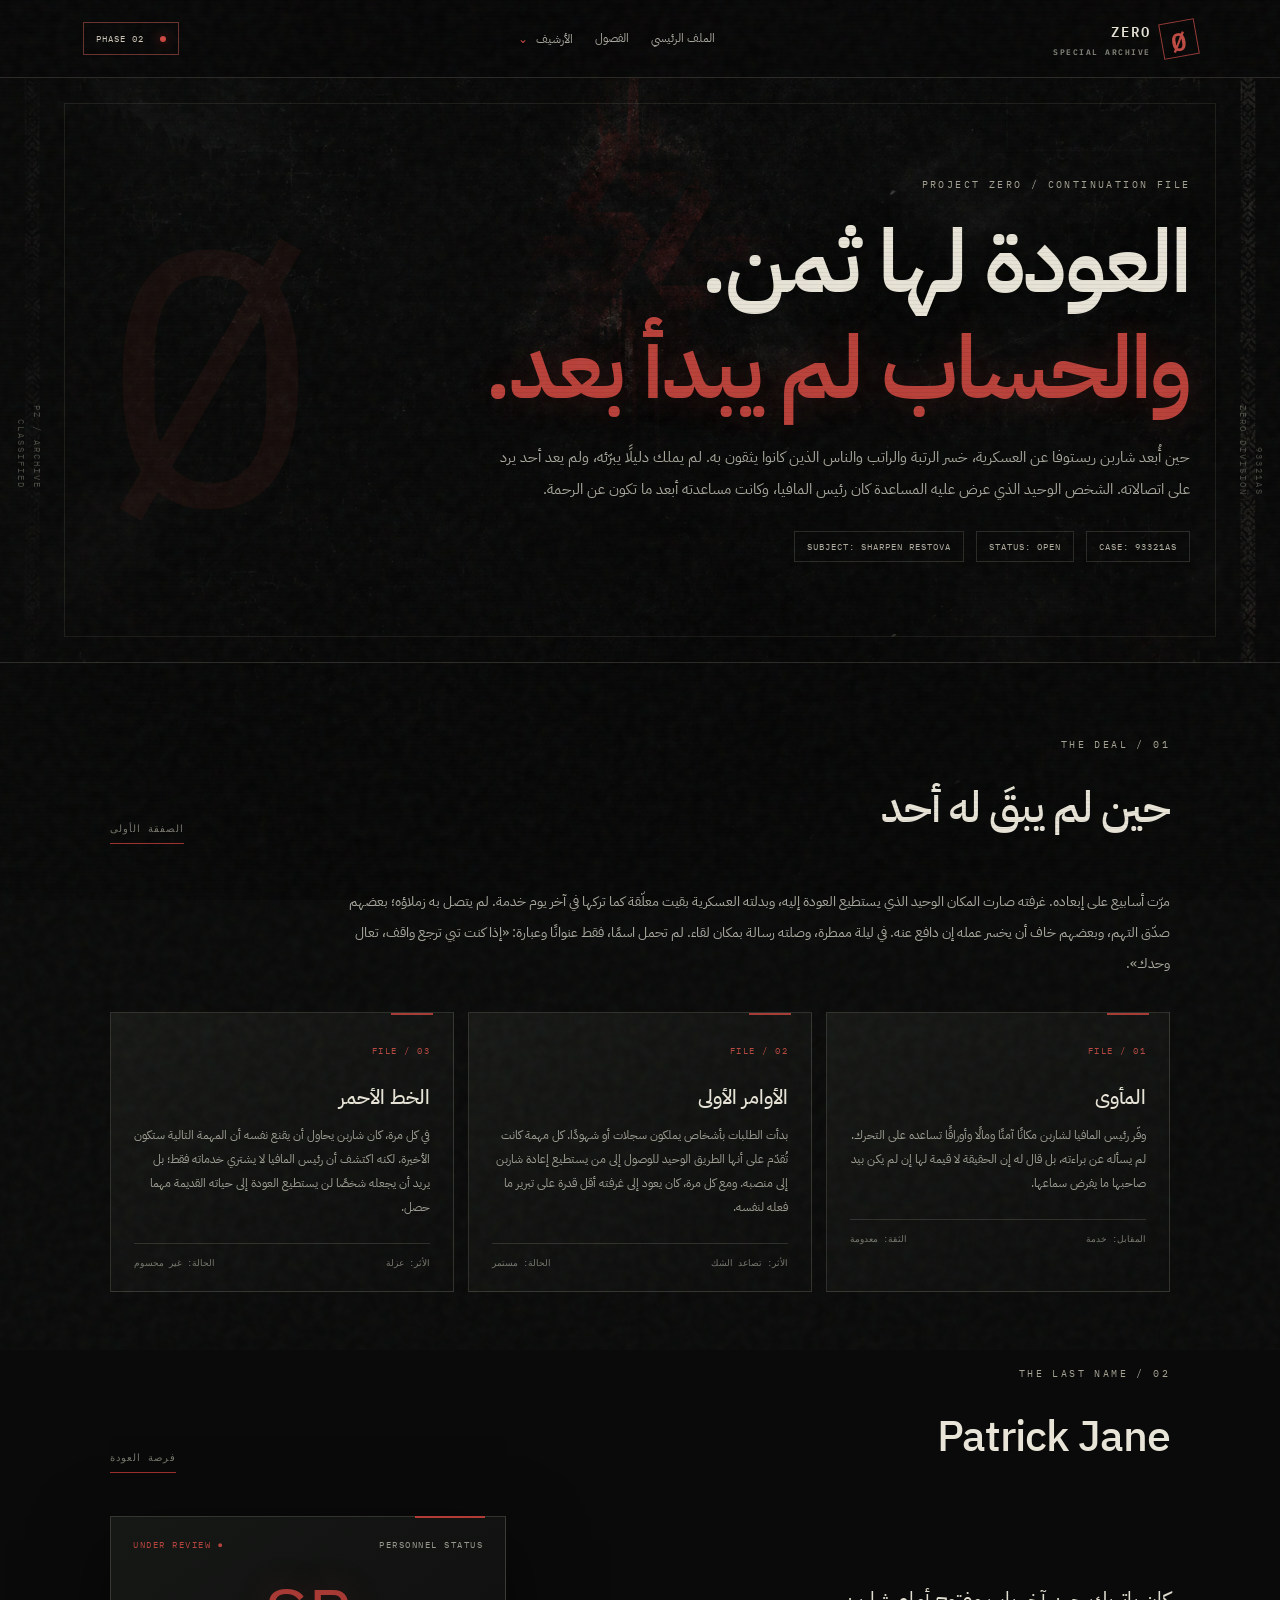
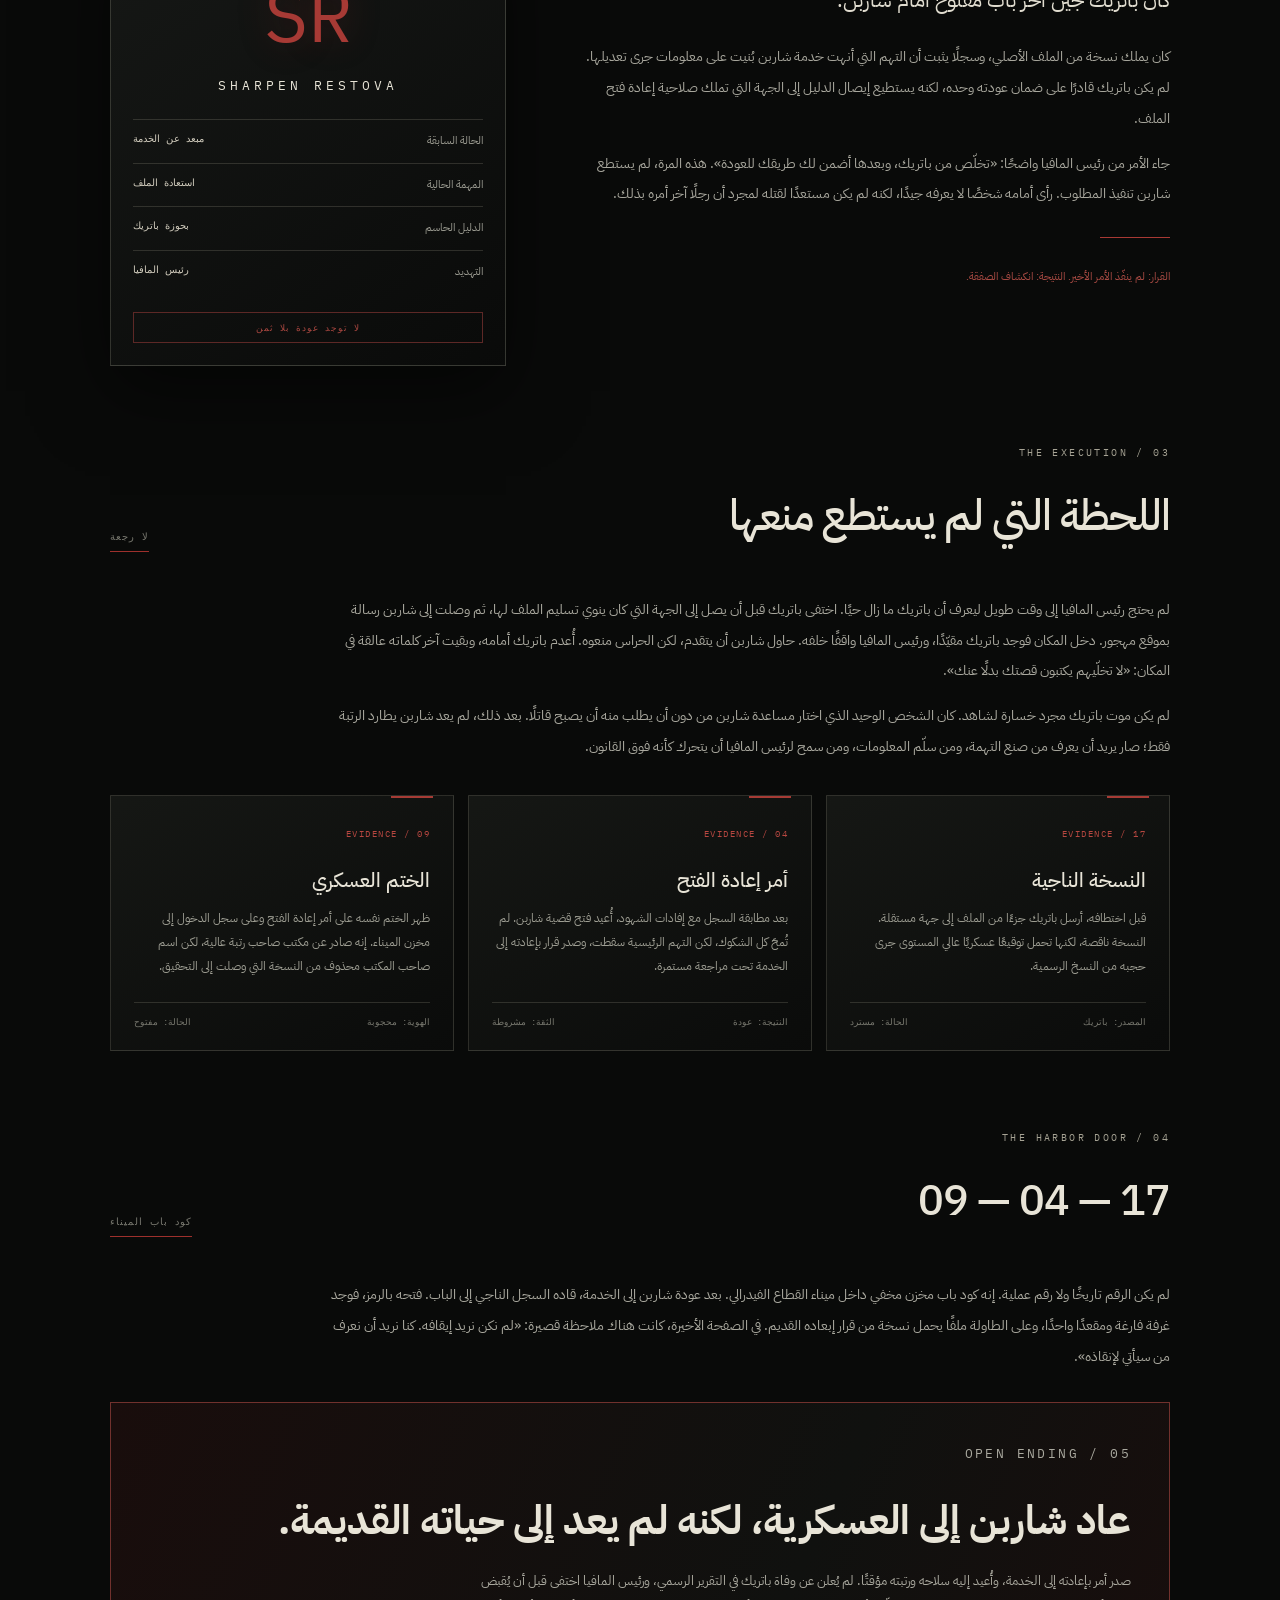
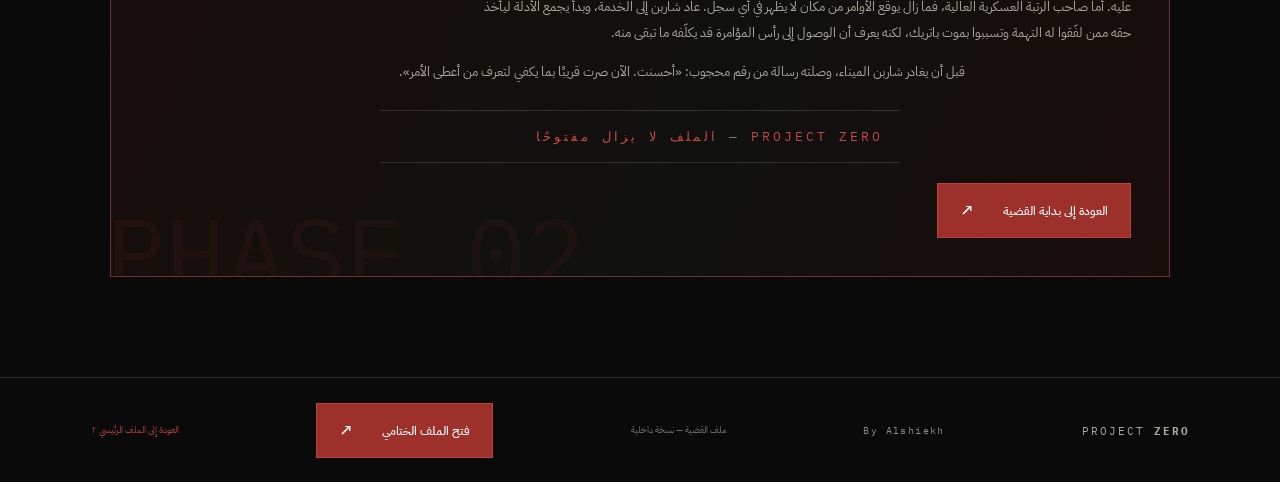
<file: 02-phase-two.html>
<!doctype html><html lang="ar" dir="rtl"><head><meta charset="utf-8"><meta name="viewport" content="width=device-width, initial-scale=1"><meta name="theme-color" content="#090a09"><title>PROJECT ZERO — Phase 02</title><link rel="preconnect" href="https://fonts.googleapis.com"><link rel="preconnect" href="https://fonts.gstatic.com" crossorigin><link href="https://fonts.googleapis.com/css2?family=IBM+Plex+Mono:wght@400;500;600&family=IBM+Plex+Sans+Arabic:wght@300;400;500;600;700&display=swap" rel="stylesheet"><link rel="stylesheet" href="style.css"></head><body class="archive-page"><div class="grain"></div><div class="scanlines"></div><div class="side-mark left">PZ / ARCHIVE<br>CLASSIFIED</div><div class="side-mark right">93321AS<br>ZERO DIVISION</div><header class="topbar"><a class="brand" href="01-project-zero.html"><span class="brand-mark">Ø</span><span>ZERO<span class="brand-sub">SPECIAL ARCHIVE</span></span></a><nav class="main-nav"><a class="section-link" href="01-project-zero.html#brief">الملف الرئيسي</a><a class="section-link" href="01-project-zero.html#timeline">الفصول</a><div class="nav-drop"><button class="nav-drop-toggle" type="button" aria-expanded="false">الأرشيف <span>⌄</span></button><div class="nav-drop-menu"><a href="01-project-zero.html"><b>01 / PROJECT ZERO</b><small>بداية القضية</small></a><a href="02-phase-two.html"><b>02 / PHASE TWO</b><small>ثمن العودة</small></a><a href="03-sharpen-ending.html"><b>03 / SHARPEN ENDING</b><small>النهاية والمطاردة</small></a><a href="04-story-summary.html"><b>04 / STORY SUMMARY</b><small>ملخص القصة كاملًا</small></a><a href="05-peter-jane-return.html"><b>05 / PETER JANE</b><small>سيناريو مقفل برمز</small></a><a href="06-character-registry.html"><b>06 / CHARACTERS</b><small>الشخصيات والأدوار</small></a><a href="07-strategic-brief.html"><b>07 / STRATEGIC</b><small>الخطة والطلبات البرمجية</small></a><a href="08-notes-archive.html"><b>08 / NOTES</b><small>دفتر الملاحظات</small></a></div></div></nav><a class="nav-alert" href="02-phase-two.html"><span class="red-dot"></span> PHASE 02</a></header><main><section class="archive-hero"><div class="archive-hero-content"><p class="eyebrow">PROJECT ZERO / CONTINUATION FILE</p><h1>العودة لها ثمن.<br><em>والحساب لم يبدأ بعد.</em></h1><p>حين أُبعد شاربن ريستوفا عن العسكرية، خسر الرتبة والراتب والناس الذين كانوا يثقون به. لم يملك دليلًا يبرّئه، ولم يعد أحد يرد على اتصالاته. الشخص الوحيد الذي عرض عليه المساعدة كان رئيس المافيا، وكانت مساعدته أبعد ما تكون عن الرحمة.</p><div class="archive-kicker"><span>CASE: 93321AS</span><span>STATUS: OPEN</span><span>SUBJECT: SHARPEN RESTOVA</span></div></div></section>
<section class="archive-content">
<div class="section-head"><div><p class="eyebrow">01 / THE DEAL</p><h2>حين لم يبقَ له أحد</h2></div><span class="section-index">الصفقة الأولى</span></div>
<p style="max-width:850px;color:#aaa99f;font-size:14px;line-height:2.2">مرّت أسابيع على إبعاده. غرفته صارت المكان الوحيد الذي يستطيع العودة إليه، وبدلته العسكرية بقيت معلّقة كما تركها في آخر يوم خدمة. لم يتصل به زملاؤه؛ بعضهم صدّق التهم، وبعضهم خاف أن يخسر عمله إن دافع عنه. في ليلة ممطرة، وصلته رسالة بمكان لقاء. لم تحمل اسمًا، فقط عنوانًا وعبارة: «إذا كنت تبي ترجع واقف، تعال وحدك».</p>
<div class="archive-grid" style="margin-top:32px">
<article class="archive-card"><span class="card-code">FILE / 01</span><h3>المأوى</h3><p>وفّر رئيس المافيا لشاربن مكانًا آمنًا ومالًا وأوراقًا تساعده على التحرك. لم يسأله عن براءته، بل قال له إن الحقيقة لا قيمة لها إن لم يكن بيد صاحبها ما يفرض سماعها.</p><div class="card-foot"><span>المقابل: خدمة</span><span>الثقة: معدومة</span></div></article>
<article class="archive-card"><span class="card-code">FILE / 02</span><h3>الأوامر الأولى</h3><p>بدأت الطلبات بأشخاص يملكون سجلات أو شهودًا. كل مهمة كانت تُقدّم على أنها الطريق الوحيد للوصول إلى من يستطيع إعادة شاربن إلى منصبه. ومع كل مرة، كان يعود إلى غرفته أقل قدرة على تبرير ما فعله لنفسه.</p><div class="card-foot"><span>الأثر: تصاعد الشك</span><span>الحالة: مستمر</span></div></article>
<article class="archive-card"><span class="card-code">FILE / 03</span><h3>الخط الأحمر</h3><p>في كل مرة، كان شاربن يحاول أن يقنع نفسه أن المهمة التالية ستكون الأخيرة. لكنه اكتشف أن رئيس المافيا لا يشتري خدماته فقط؛ بل يريد أن يجعله شخصًا لن يستطيع العودة إلى حياته القديمة مهما حصل.</p><div class="card-foot"><span>الأثر: عزلة</span><span>الحالة: غير محسوم</span></div></article>
</div>
<div class="section-head" style="margin-top:75px"><div><p class="eyebrow">02 / THE LAST NAME</p><h2>Patrick Jane</h2></div><span class="section-index">فرصة العودة</span></div>
<div class="brief-grid"><div class="brief-copy"><p class="large-copy">كان باتريك جين آخر باب مفتوح أمام شاربن.</p><p>كان يملك نسخة من الملف الأصلي، وسجلًا يثبت أن التهم التي أنهت خدمة شاربن بُنيت على معلومات جرى تعديلها. لم يكن باتريك قادرًا على ضمان عودته وحده، لكنه يستطيع إيصال الدليل إلى الجهة التي تملك صلاحية إعادة فتح الملف.</p><p>جاء الأمر من رئيس المافيا واضحًا: «تخلّص من باتريك، وبعدها أضمن لك طريقك للعودة». هذه المرة، لم يستطع شاربن تنفيذ المطلوب. رأى أمامه شخصًا لا يعرفه جيدًا، لكنه لم يكن مستعدًا لقتله لمجرد أن رجلًا آخر أمره بذلك.</p><div class="red-rule"></div><p class="micro-note">القرار: لم ينفّذ الأمر الأخير. النتيجة: انكشاف الصفقة.</p></div><div class="status-card"><div class="card-top"><span>PERSONNEL STATUS</span><span class="pulse">● UNDER REVIEW</span></div><div class="status-symbol">SR</div><div class="status-title">SHARPEN RESTOVA</div><div class="status-row"><span>الحالة السابقة</span><b>مبعد عن الخدمة</b></div><div class="status-row"><span>المهمة الحالية</span><b>استعادة الملف</b></div><div class="status-row"><span>الدليل الحاسم</span><b>بحوزة باتريك</b></div><div class="status-row"><span>التهديد</span><b>رئيس المافيا</b></div><div class="classified-bar">لا توجد عودة بلا ثمن</div></div></div>
<div class="section-head" style="margin-top:80px"><div><p class="eyebrow">03 / THE EXECUTION</p><h2>اللحظة التي لم يستطع منعها</h2></div><span class="section-index">لا رجعة</span></div>
<p style="max-width:850px;color:#aaa99f;font-size:14px;line-height:2.2">لم يحتج رئيس المافيا إلى وقت طويل ليعرف أن باتريك ما زال حيًا. اختفى باتريك قبل أن يصل إلى الجهة التي كان ينوي تسليم الملف لها، ثم وصلت إلى شاربن رسالة بموقع مهجور. دخل المكان فوجد باتريك مقيّدًا، ورئيس المافيا واقفًا خلفه. حاول شاربن أن يتقدم، لكن الحراس منعوه. أُعدم باتريك أمامه، وبقيت آخر كلماته عالقة في المكان: «لا تخلّيهم يكتبون قصتك بدلًا عنك».</p>
<p style="max-width:850px;color:#aaa99f;font-size:14px;line-height:2.2">لم يكن موت باتريك مجرد خسارة لشاهد. كان الشخص الوحيد الذي اختار مساعدة شاربن من دون أن يطلب منه أن يصبح قاتلًا. بعد ذلك، لم يعد شاربن يطارد الرتبة فقط؛ صار يريد أن يعرف من صنع التهمة، ومن سلّم المعلومات، ومن سمح لرئيس المافيا أن يتحرك كأنه فوق القانون.</p>
<div class="archive-grid" style="margin-top:32px"><article class="archive-card"><span class="card-code">EVIDENCE / 17</span><h3>النسخة الناجية</h3><p>قبل اختطافه، أرسل باتريك جزءًا من الملف إلى جهة مستقلة. النسخة ناقصة، لكنها تحمل توقيعًا عسكريًا عالي المستوى جرى حجبه من النسخ الرسمية.</p><div class="card-foot"><span>المصدر: باتريك</span><span>الحالة: مسترد</span></div></article><article class="archive-card"><span class="card-code">EVIDENCE / 04</span><h3>أمر إعادة الفتح</h3><p>بعد مطابقة السجل مع إفادات الشهود، أُعيد فتح قضية شاربن. لم تُمحَ كل الشكوك، لكن التهم الرئيسية سقطت، وصدر قرار بإعادته إلى الخدمة تحت مراجعة مستمرة.</p><div class="card-foot"><span>النتيجة: عودة</span><span>الثقة: مشروطة</span></div></article><article class="archive-card"><span class="card-code">EVIDENCE / 09</span><h3>الختم العسكري</h3><p>ظهر الختم نفسه على أمر إعادة الفتح وعلى سجل الدخول إلى مخزن الميناء. إنه صادر عن مكتب صاحب رتبة عالية، لكن اسم صاحب المكتب محذوف من النسخة التي وصلت إلى التحقيق.</p><div class="card-foot"><span>الهوية: محجوبة</span><span>الحالة: مفتوح</span></div></article></div>
<div class="section-head" style="margin-top:80px"><div><p class="eyebrow">04 / THE HARBOR DOOR</p><h2>17 — 04 — 09</h2></div><span class="section-index">كود باب الميناء</span></div>
<p style="max-width:850px;color:#aaa99f;font-size:14px;line-height:2.2">لم يكن الرقم تاريخًا ولا رقم عملية. إنه كود باب مخزن مخفي داخل ميناء القطاع الفيدرالي. بعد عودة شاربن إلى الخدمة، قاده السجل الناجي إلى الباب. فتحه بالرمز، فوجد غرفة فارغة ومقعدًا واحدًا، وعلى الطاولة ملفًا يحمل نسخة من قرار إبعاده القديم. في الصفحة الأخيرة، كانت هناك ملاحظة قصيرة: «لم نكن نريد إيقافه. كنا نريد أن نعرف من سيأتي لإنقاذه».</p>
<div class="phase-gate"><p class="eyebrow">05 / OPEN ENDING</p><h3>عاد شاربن إلى العسكرية، لكنه لم يعد إلى حياته القديمة.</h3><p>صدر أمر بإعادته إلى الخدمة، وأُعيد إليه سلاحه ورتبته مؤقتًا. لم يُعلن عن وفاة باتريك في التقرير الرسمي، ورئيس المافيا اختفى قبل أن يُقبض عليه. أما صاحب الرتبة العسكرية العالية، فما زال يوقّع الأوامر من مكان لا يظهر في أي سجل. عاد شاربن إلى الخدمة، وبدأ يجمع الأدلة ليأخذ حقه ممن لفّقوا له التهمة وتسببوا بموت باتريك، لكنه يعرف أن الوصول إلى رأس المؤامرة قد يكلّفه ما تبقى منه.</p><p style="margin-inline:auto">قبل أن يغادر شاربن الميناء، وصلته رسالة من رقم محجوب: «أحسنت. الآن صرت قريبًا بما يكفي لتعرف من أعطى الأمر».</p><div class="phase" style="margin-top:25px">PROJECT ZERO <span>—</span> الملف لا يزال مفتوحًا</div><a class="primary-btn" href="01-project-zero.html">العودة إلى بداية القضية <span>↗</span></a></div>
</section><footer><div class="footer-brand">PROJECT <b>ZERO</b></div><span class="signature-tip" tabindex="0" aria-label="By Alshiekh — صاحب الفكرة المحنك">By Alshiekh <span class="signature-tooltip">صاحب الفكرة المحنك</span></span><span>ملف القضية — نسخة داخلية</span>
    
    <a class="primary-btn" href="03-sharpen-ending.html">فتح الملف الختامي <span>↗</span></a>
    <a href="01-project-zero.html">العودة إلى الملف الرئيسي ↑</a></footer><div class="phase-overlay" id="phaseOverlay" aria-hidden="true"><div><div class="phase-mark">ZERO / ZERO</div><p>الملف لا يزال مفتوحًا</p></div></div><script src="archive.js"></script>

</main></body></html>
</file>
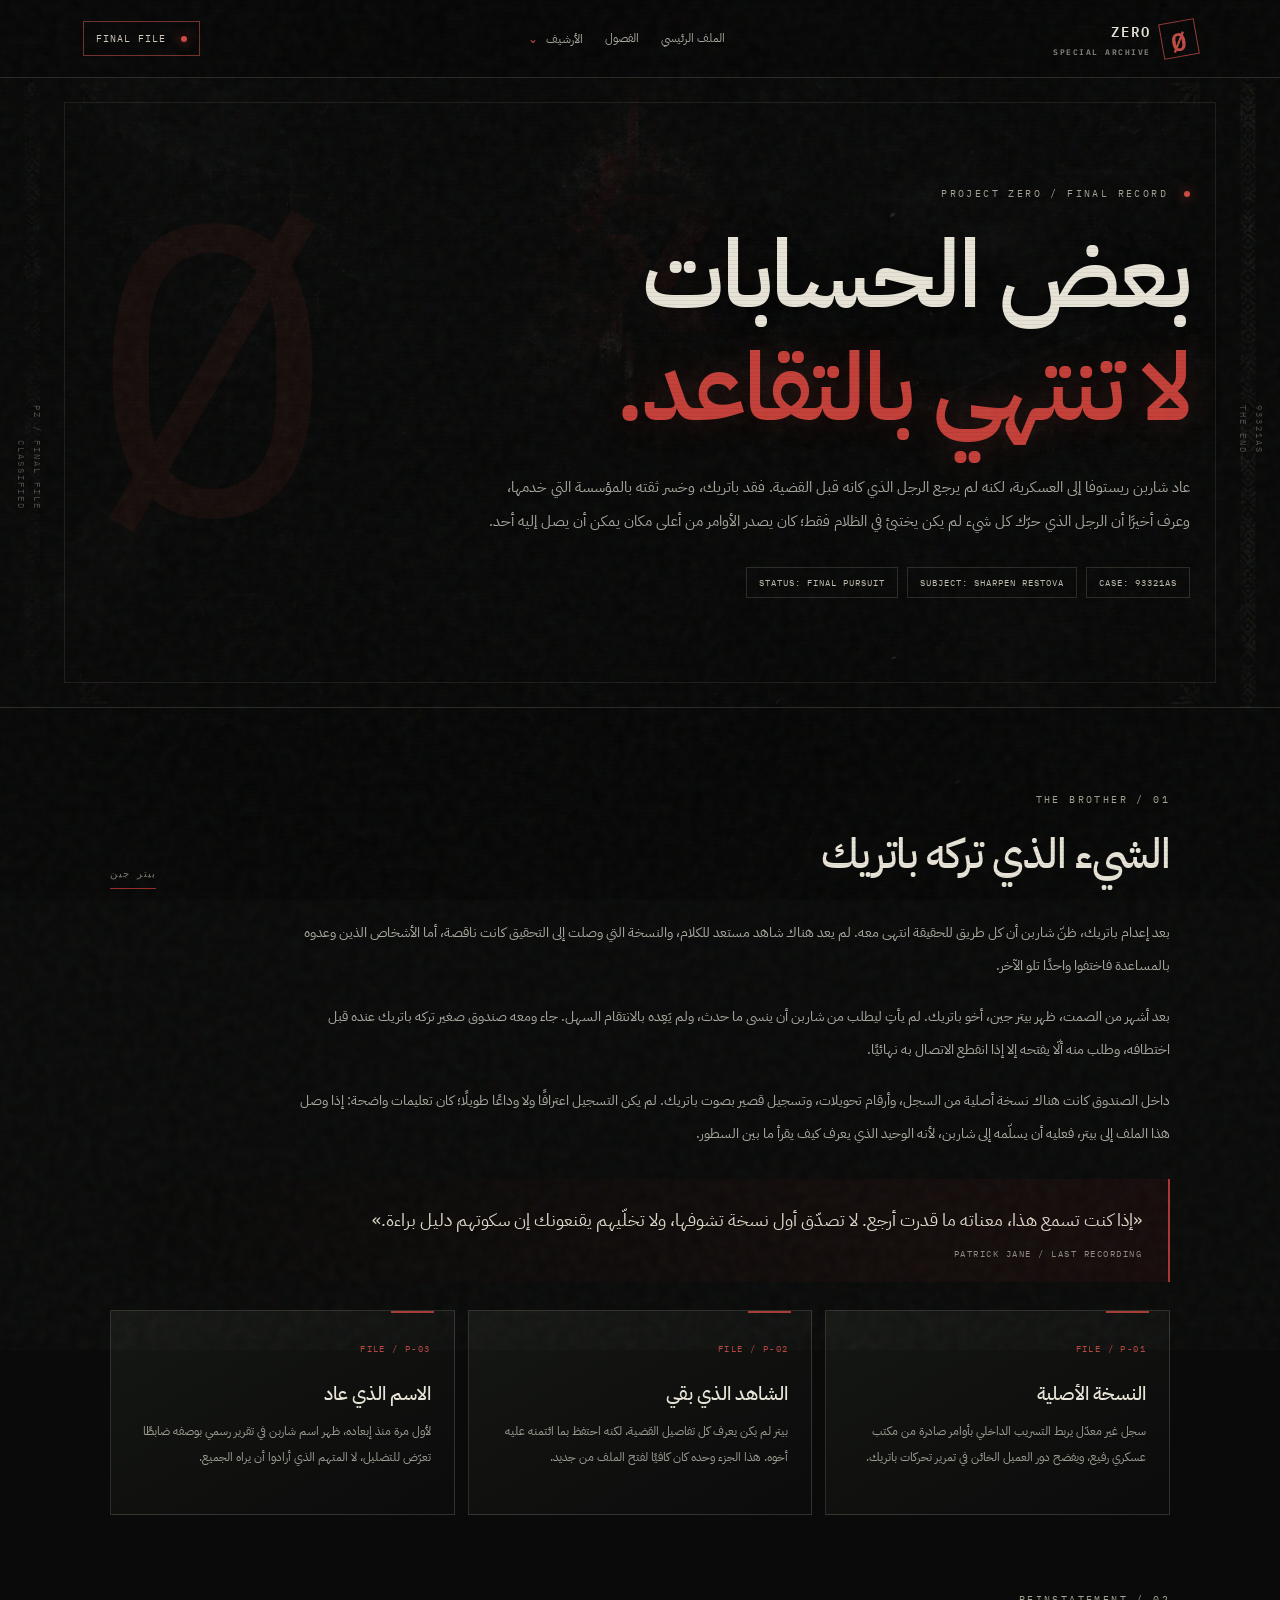
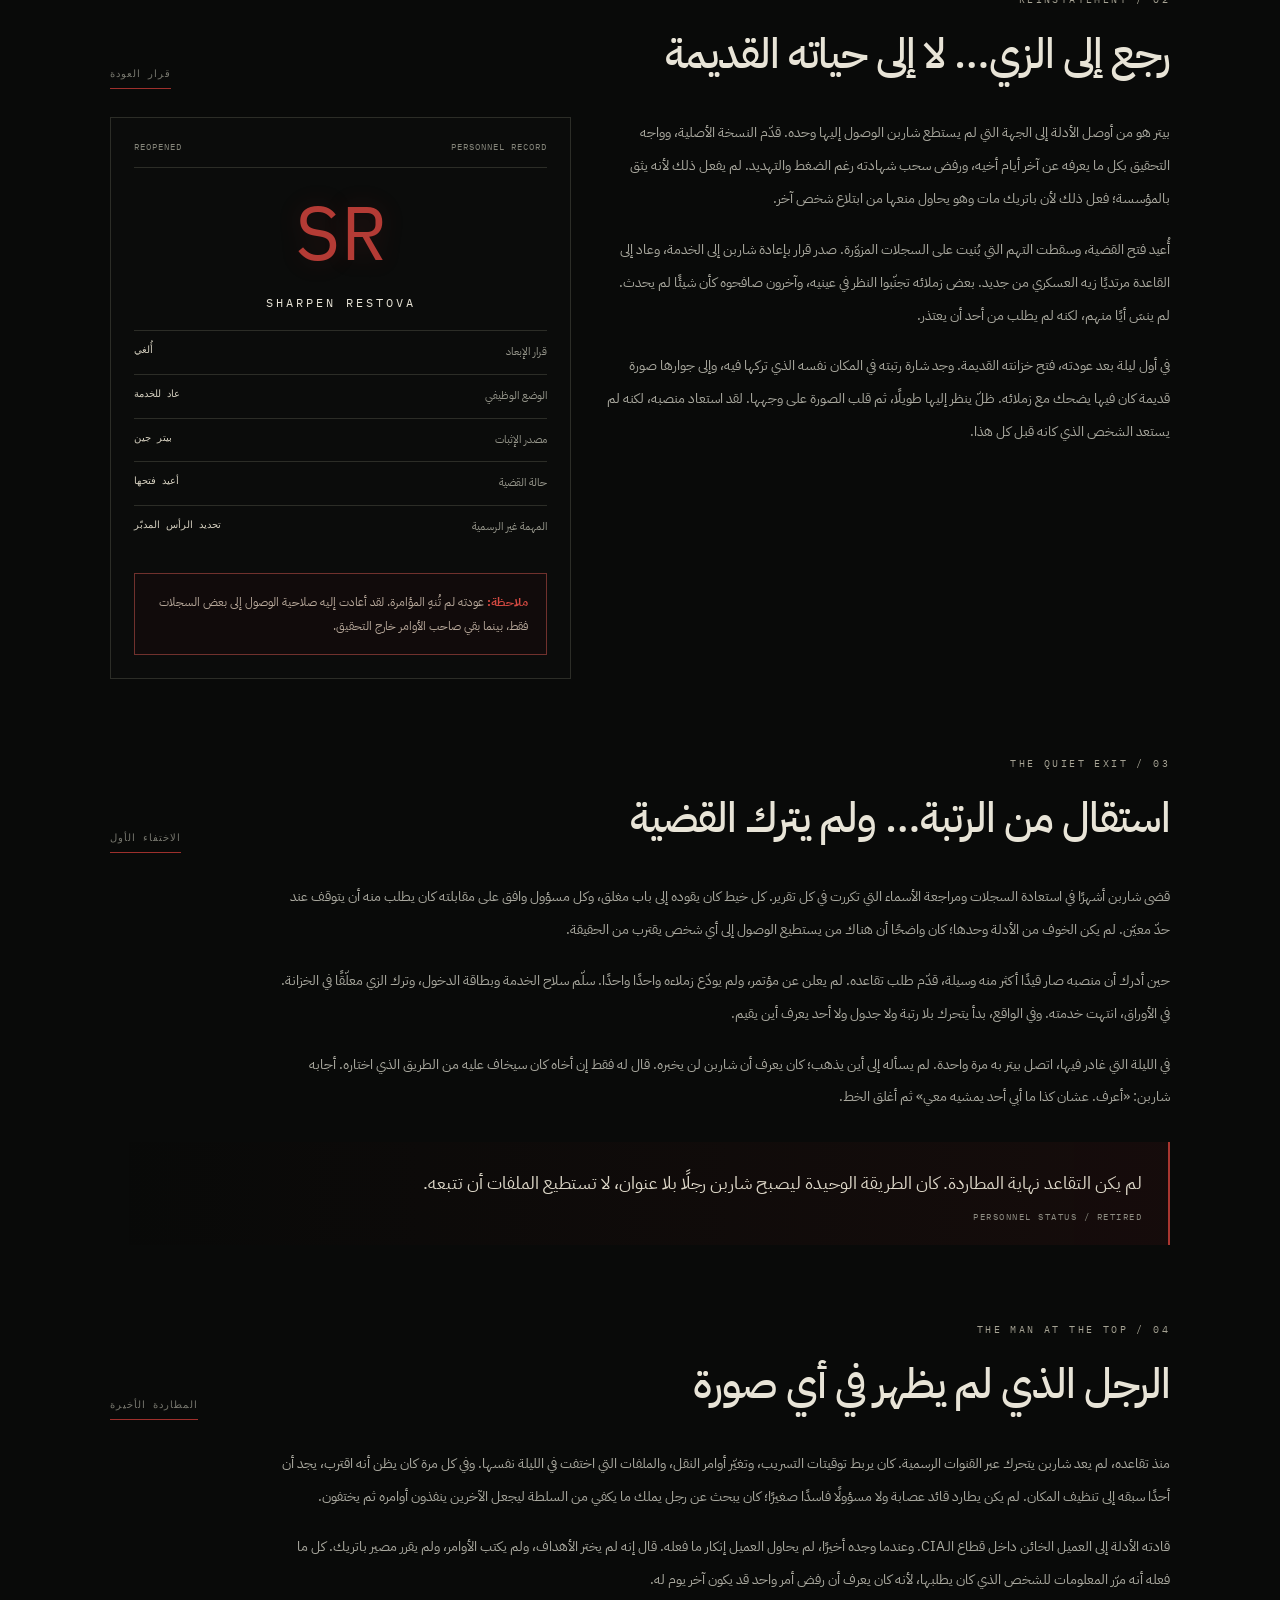
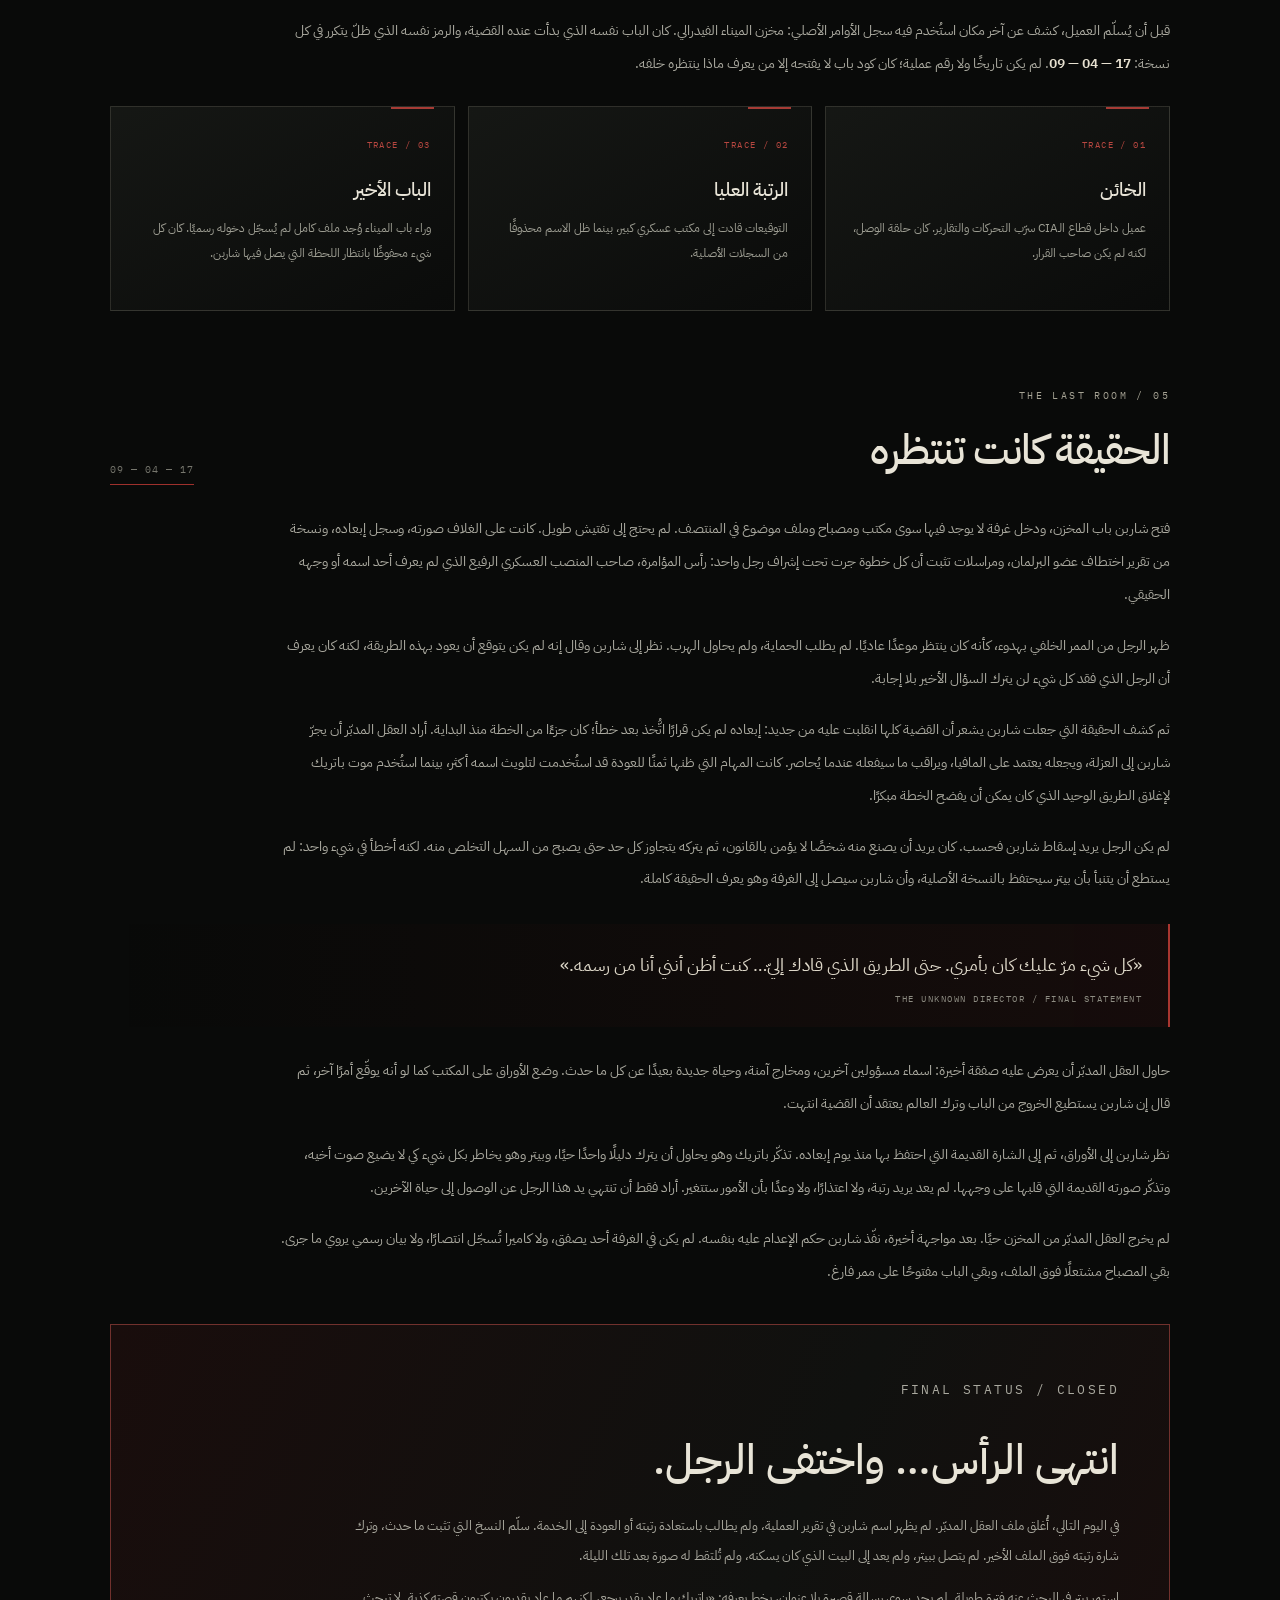
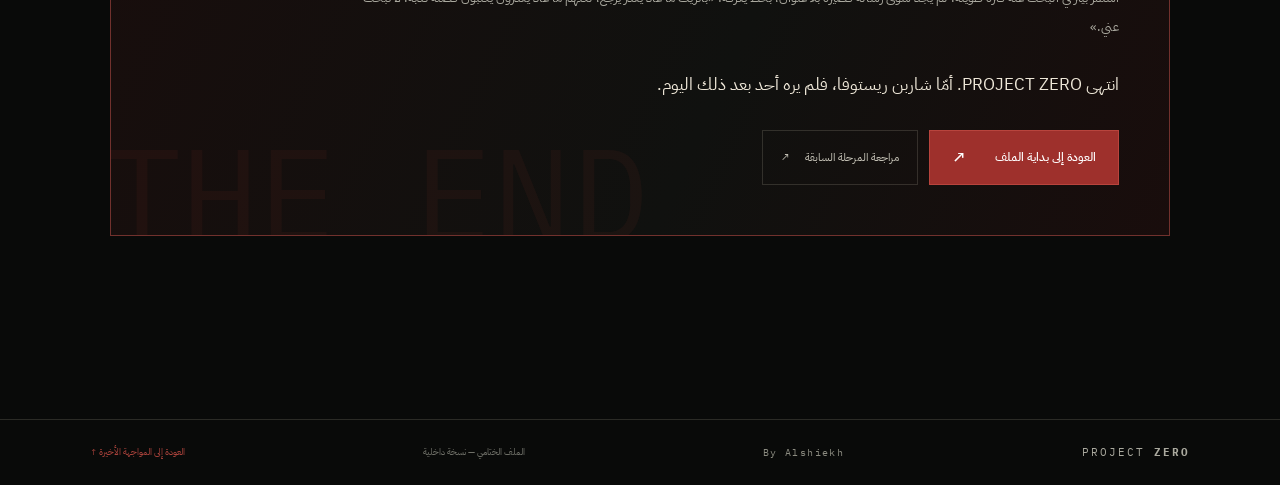
<file: 03-sharpen-ending.html>
<!doctype html>
<html lang="ar" dir="rtl">
<head>
<meta charset="utf-8">
<meta name="viewport" content="width=device-width, initial-scale=1">
<meta name="theme-color" content="#090a09">
<meta name="description" content="PROJECT ZERO — الملف الختامي لشاربن ريستوفا.">
<title>THE END — PROJECT ZERO</title>
<link rel="preconnect" href="https://fonts.googleapis.com">
<link rel="preconnect" href="https://fonts.gstatic.com" crossorigin>
<link href="https://fonts.googleapis.com/css2?family=IBM+Plex+Mono:wght@400;500;600&family=IBM+Plex+Sans+Arabic:wght@300;400;500;600;700&display=swap" rel="stylesheet">
<link rel="stylesheet" href="style.css">
<style>.end-page{min-height:100vh}.end-hero{position:relative;min-height:70vh;display:flex;align-items:center;padding:105px max(7%,calc((100vw - 1120px)/2));border-bottom:1px solid var(--line);overflow:hidden;background:linear-gradient(90deg,#080908f5 0%,#080908c9 60%,#080908e8 100%),url('assets/zero-background.png')center/cover}.end-hero:before{content:"";position:absolute;inset:24px 5%;border:1px solid #c7c0a51c;pointer-events:none}.end-hero:after{content:"Ø";position:absolute;left:7%;top:45%;transform:translateY(-50%);font:clamp(200px,34vw,410px)var(--mono);color:#a63b3517;line-height:1;pointer-events:none}.end-hero-content{position:relative;z-index:1;max-width:800px}.end-hero h1{font-size:clamp(48px,7.5vw,94px);line-height:1.2;letter-spacing:-2px;margin:0 0 24px}.end-hero h1 em{font-style:normal;color:#c43f38}.end-hero .lead{max-width:710px;color:#aaa99f;font-size:15px;line-height:2.3}.end-tags{display:flex;gap:9px;flex-wrap:wrap;margin-top:28px}.end-tags span{font:9px var(--mono);letter-spacing:1px;color:#c5c0b1;border:1px solid var(--line);padding:9px 12px}.end-wrap{max-width:1120px;margin:auto;padding:85px 30px 105px}.end-section{margin:0 0 78px;scroll-margin-top:100px}.end-head{display:flex;justify-content:space-between;align-items:end;gap:20px;margin-bottom:28px}.end-head .eyebrow{margin-bottom:12px}.end-head h2{font-size:clamp(27px,4vw,42px);font-weight:500;letter-spacing:-1px;margin:0}.end-index{font:10px var(--mono);color:#77776e;letter-spacing:1px;border-bottom:1px solid #9e302c;padding-bottom:8px;white-space:nowrap}.end-copy{max-width:890px;color:#aaa99f;font-size:14px;line-height:2.35}.end-copy p{margin:0 0 18px}.end-copy strong{color:#e6e0d0;font-weight:600}.end-quote{position:relative;margin:28px 0;padding:23px 26px;border-right:2px solid #a93630;background:linear-gradient(90deg,transparent,rgba(124,31,28,.11));color:#ded8c9;font-size:18px;line-height:2}.end-quote small{display:block;margin-top:10px;color:#8e8d83;font:9px var(--mono);letter-spacing:1.5px}.end-grid{display:grid;grid-template-columns:repeat(3,minmax(0,1fr));gap:13px;margin-top:25px}.end-card{padding:23px;background:linear-gradient(150deg,#171916ed,#0b0c0bef);border:1px solid var(--line);position:relative;min-height:205px}.end-card:before{content:"";position:absolute;top:0;right:20px;width:43px;height:2px;background:#a63b35}.end-card .code{font:9px var(--mono);letter-spacing:1.4px;color:#b74740}.end-card h3{font-size:19px;font-weight:500;margin:17px 0 9px}.end-card p{font-size:12px;line-height:2.15;color:#9e9e93;margin:0}.end-split{display:grid;grid-template-columns:1.1fr .9fr;gap:35px;align-items:stretch}.end-dossier{padding:23px;background:rgba(12,13,12,.88);border:1px solid var(--line);align-self:start}.dossier-top{display:flex;justify-content:space-between;gap:10px;font:9px var(--mono);letter-spacing:1px;color:#85857a;border-bottom:1px solid var(--line);padding-bottom:15px}.dossier-icon{text-align:center;font:76px var(--mono);color:#b43b35;text-shadow:0 0 25px #a52e2b33;padding:14px 0}.dossier-title{text-align:center;font:12px var(--mono);letter-spacing:3px;margin-bottom:20px}.dossier-row{display:flex;justify-content:space-between;gap:14px;padding:12px 0;border-top:1px solid var(--line);font-size:11px;color:#96968b}.dossier-row b{font:10px var(--mono);color:#d2cdbd;text-align:left}.end-warning{margin-top:24px;padding:16px 18px;border:1px solid #70312d;background:#170d0c88;color:#b8a99b;font-size:12px;line-height:2}.end-warning b{color:#d34a42}.end-gate{position:relative;overflow:hidden;margin-top:35px;padding:clamp(25px,5vw,50px);border:1px solid #71312d;background:linear-gradient(115deg,#190d0c,#10110f 60%,#190d0c)}.end-gate:before{content:"THE END";position:absolute;left:-8px;bottom:-42px;font:clamp(70px,12vw,130px)var(--mono);color:#a83a3514;white-space:nowrap}.end-gate>*{position:relative;z-index:1}.end-gate h3{font-size:clamp(25px,4vw,42px);font-weight:500;margin:12px 0 16px}.end-gate p{max-width:780px;color:#aaa99f;font-size:13px;line-height:2.25}.end-gate .last-line{color:#eee7d8;font-size:17px;margin-top:25px}.end-actions{display:flex;gap:11px;flex-wrap:wrap;margin-top:25px}.end-soft-btn{display:inline-flex;align-items:center;gap:15px;padding:13px 18px;background:transparent;color:#c5c2b6;border:1px solid var(--line);font:11px var(--arabic);text-decoration:none;transition:.25s}.end-soft-btn:hover{border-color:#a8403a;color:#fff}.end-page footer .signature-tip{position:relative}.end-page .signature-tooltip{min-width:165px}.end-page .main-nav{display:flex;align-items:center;gap:22px}.end-page .nav-drop{position:relative}.end-page .nav-drop-toggle{background:transparent;border:0;color:#aaa99f;font:12px var(--arabic);cursor:pointer;padding:12px 0}.end-page .nav-drop-menu{position:absolute;top:calc(100% + 15px);right:-18px;width:245px;padding:8px;background:rgba(10,11,10,.98);border:1px solid #65302c;box-shadow:0 20px 50px #000b;display:none;z-index:40}.end-page .nav-drop.open .nav-drop-menu{display:block}.end-page .nav-drop-menu a{display:flex;flex-direction:column;gap:5px;padding:13px 14px;border-bottom:1px solid var(--line);text-decoration:none;color:#e8e4d7}.end-page .nav-drop-menu a:last-child{border:0}.end-page .nav-drop-menu a:hover{background:#63252130}.end-page .nav-drop-menu b{font:10px var(--mono);letter-spacing:1px;color:#c64a42}.end-page .nav-drop-menu small{font:11px var(--arabic);color:#99998f}.end-page .nav-alert{color:#d1cabb;text-decoration:none;font:10px var(--mono);border:1px solid #71312d;padding:10px 12px;white-space:nowrap}.end-page .nav-alert:hover{border-color:#c43f38;color:#fff}.end-page .nav-alert .red-dot{margin-left:7px}@media(max-width:900px){.end-grid{grid-template-columns:repeat(2,minmax(0,1fr))}.end-split{grid-template-columns:1fr}.end-page .topbar{gap:12px;padding-inline:20px}.end-page .main-nav{gap:13px}.end-page .topbar nav a,.end-page .nav-drop-toggle{font-size:10px}.end-page .nav-alert{font-size:0;padding:10px}.end-page .nav-alert .red-dot{margin:0}}@media(max-width:680px){.end-page .topbar{height:65px;padding-inline:14px}.end-page .topbar nav.main-nav{display:flex!important;margin-inline-start:auto}.end-page .topbar nav.main-nav>.section-link,.end-page .nav-alert{display:none}.end-page .nav-drop-toggle{padding:10px 12px;border:1px solid var(--line)}.end-page .nav-drop-menu{right:auto;left:0;width:min(245px,calc(100vw - 30px))}.end-hero{min-height:65vh;padding:75px 23px}.end-hero .lead{font-size:13px}.end-tags span{font-size:8px}.end-wrap{padding:65px 18px 80px}.end-head{align-items:start;flex-direction:column}.end-index{align-self:flex-start}.end-grid{grid-template-columns:1fr}.end-quote{font-size:15px;padding:19px}.end-gate{padding:27px 19px}.end-actions>*{flex:1;justify-content:center}.end-page footer{justify-content:center;text-align:center;flex-direction:column;gap:12px}}</style>
</head>
<body class="archive-page end-page">
<div class="grain" aria-hidden="true"></div><div class="scanlines" aria-hidden="true"></div>
<div class="side-mark left">PZ / FINAL FILE<br>CLASSIFIED</div><div class="side-mark right">93321AS<br>THE END</div>
<header class="topbar">
  <a class="brand" href="01-project-zero.html"><span class="brand-mark">Ø</span><span>ZERO<span class="brand-sub">SPECIAL ARCHIVE</span></span></a>
  <nav class="main-nav" aria-label="التنقل الرئيسي">
    <a class="section-link" href="01-project-zero.html#brief">الملف الرئيسي</a>
    <a class="section-link" href="01-project-zero.html#timeline">الفصول</a>
    <div class="nav-drop" id="endNavDrop">
      <button class="nav-drop-toggle" type="button" aria-expanded="false">الأرشيف <span>⌄</span></button>
      <div class="nav-drop-menu"><a href="01-project-zero.html"><b>01 / PROJECT ZERO</b><small>بداية القضية</small></a><a href="02-phase-two.html"><b>02 / PHASE TWO</b><small>ثمن العودة</small></a><a href="03-sharpen-ending.html"><b>03 / SHARPEN ENDING</b><small>النهاية والمطاردة</small></a><a href="04-story-summary.html"><b>04 / STORY SUMMARY</b><small>ملخص القصة كاملًا</small></a><a href="05-peter-jane-return.html"><b>05 / PETER JANE</b><small>سيناريو مقفل برمز</small></a><a href="06-character-registry.html"><b>06 / CHARACTERS</b><small>الشخصيات والأدوار</small></a><a href="07-strategic-brief.html"><b>07 / STRATEGIC</b><small>الخطة والطلبات البرمجية</small></a><a href="08-notes-archive.html"><b>08 / NOTES</b><small>دفتر الملاحظات</small></a></div>
    </div>
  </nav>
  <a class="nav-alert" href="#final-record"><span class="red-dot"></span> FINAL FILE</a>
</header>
<main>
<section class="end-hero">
  <div class="end-hero-content">
    <p class="eyebrow"><span class="red-dot"></span> PROJECT ZERO / FINAL RECORD</p>
    <h1>بعض الحسابات<br><em>لا تنتهي بالتقاعد.</em></h1>
    <p class="lead">عاد شاربن ريستوفا إلى العسكرية، لكنه لم يرجع الرجل الذي كانه قبل القضية. فقد باتريك، وخسر ثقته بالمؤسسة التي خدمها، وعرف أخيرًا أن الرجل الذي حرّك كل شيء لم يكن يختبئ في الظلام فقط؛ كان يصدر الأوامر من أعلى مكان يمكن أن يصل إليه أحد.</p>
    <div class="end-tags"><span>CASE: 93321AS</span><span>SUBJECT: SHARPEN RESTOVA</span><span>STATUS: FINAL PURSUIT</span></div>
  </div>
</section>
<section class="end-wrap">
  <section class="end-section" id="peter">
    <div class="end-head"><div><p class="eyebrow">01 / THE BROTHER</p><h2>الشيء الذي تركه باتريك</h2></div><span class="end-index">بيتر جين</span></div>
    <div class="end-copy">
      <p>بعد إعدام باتريك، ظنّ شاربن أن كل طريق للحقيقة انتهى معه. لم يعد هناك شاهد مستعد للكلام، والنسخة التي وصلت إلى التحقيق كانت ناقصة، أما الأشخاص الذين وعدوه بالمساعدة فاختفوا واحدًا تلو الآخر.</p>
      <p>بعد أشهر من الصمت، ظهر بيتر جين، أخو باتريك. لم يأتِ ليطلب من شاربن أن ينسى ما حدث، ولم يَعِده بالانتقام السهل. جاء ومعه صندوق صغير تركه باتريك عنده قبل اختطافه، وطلب منه ألّا يفتحه إلا إذا انقطع الاتصال به نهائيًا.</p>
      <p>داخل الصندوق كانت هناك نسخة أصلية من السجل، وأرقام تحويلات، وتسجيل قصير بصوت باتريك. لم يكن التسجيل اعترافًا ولا وداعًا طويلًا؛ كان تعليمات واضحة: إذا وصل هذا الملف إلى بيتر، فعليه أن يسلّمه إلى شاربن، لأنه الوحيد الذي يعرف كيف يقرأ ما بين السطور.</p>
    </div>
    <blockquote class="end-quote">«إذا كنت تسمع هذا، معناته ما قدرت أرجع. لا تصدّق أول نسخة تشوفها، ولا تخلّيهم يقنعونك إن سكوتهم دليل براءة.»<small>PATRICK JANE / LAST RECORDING</small></blockquote>
    <div class="end-grid">
      <article class="end-card"><span class="code">FILE / P-01</span><h3>النسخة الأصلية</h3><p>سجل غير معدّل يربط التسريب الداخلي بأوامر صادرة من مكتب عسكري رفيع، ويفضح دور العميل الخائن في تمرير تحركات باتريك.</p></article>
      <article class="end-card"><span class="code">FILE / P-02</span><h3>الشاهد الذي بقي</h3><p>بيتر لم يكن يعرف كل تفاصيل القضية، لكنه احتفظ بما ائتمنه عليه أخوه. هذا الجزء وحده كان كافيًا لفتح الملف من جديد.</p></article>
      <article class="end-card"><span class="code">FILE / P-03</span><h3>الاسم الذي عاد</h3><p>لأول مرة منذ إبعاده، ظهر اسم شاربن في تقرير رسمي بوصفه ضابطًا تعرّض للتضليل، لا المتهم الذي أرادوا أن يراه الجميع.</p></article>
    </div>
  </section>

  <section class="end-section" id="return">
    <div class="end-head"><div><p class="eyebrow">02 / REINSTATEMENT</p><h2>رجع إلى الزي… لا إلى حياته القديمة</h2></div><span class="end-index">قرار العودة</span></div>
    <div class="end-split">
      <div class="end-copy">
        <p>بيتر هو من أوصل الأدلة إلى الجهة التي لم يستطع شاربن الوصول إليها وحده. قدّم النسخة الأصلية، وواجه التحقيق بكل ما يعرفه عن آخر أيام أخيه، ورفض سحب شهادته رغم الضغط والتهديد. لم يفعل ذلك لأنه يثق بالمؤسسة؛ فعل ذلك لأن باتريك مات وهو يحاول منعها من ابتلاع شخص آخر.</p>
        <p>أُعيد فتح القضية، وسقطت التهم التي بُنيت على السجلات المزوّرة. صدر قرار بإعادة شاربن إلى الخدمة، وعاد إلى القاعدة مرتديًا زيه العسكري من جديد. بعض زملائه تجنّبوا النظر في عينيه، وآخرون صافحوه كأن شيئًا لم يحدث. لم ينسَ أيًا منهم، لكنه لم يطلب من أحد أن يعتذر.</p>
        <p>في أول ليلة بعد عودته، فتح خزانته القديمة. وجد شارة رتبته في المكان نفسه الذي تركها فيه، وإلى جوارها صورة قديمة كان فيها يضحك مع زملائه. ظلّ ينظر إليها طويلًا، ثم قلب الصورة على وجهها. لقد استعاد منصبه، لكنه لم يستعد الشخص الذي كانه قبل كل هذا.</p>
      </div>
      <aside class="end-dossier">
        <div class="dossier-top"><span>PERSONNEL RECORD</span><span>REOPENED</span></div>
        <div class="dossier-icon">SR</div><div class="dossier-title">SHARPEN RESTOVA</div>
        <div class="dossier-row"><span>قرار الإبعاد</span><b>أُلغي</b></div>
        <div class="dossier-row"><span>الوضع الوظيفي</span><b>عاد للخدمة</b></div>
        <div class="dossier-row"><span>مصدر الإثبات</span><b>بيتر جين</b></div>
        <div class="dossier-row"><span>حالة القضية</span><b>أعيد فتحها</b></div>
        <div class="dossier-row"><span>المهمة غير الرسمية</span><b>تحديد الرأس المدبّر</b></div>
        <div class="end-warning"><b>ملاحظة:</b> عودته لم تُنهِ المؤامرة. لقد أعادت إليه صلاحية الوصول إلى بعض السجلات فقط، بينما بقي صاحب الأوامر خارج التحقيق.</div>
      </aside>
    </div>
  </section>

  <section class="end-section" id="retirement">
    <div class="end-head"><div><p class="eyebrow">03 / THE QUIET EXIT</p><h2>استقال من الرتبة… ولم يترك القضية</h2></div><span class="end-index">الاختفاء الأول</span></div>
    <div class="end-copy">
      <p>قضى شاربن أشهرًا في استعادة السجلات ومراجعة الأسماء التي تكررت في كل تقرير. كل خيط كان يقوده إلى باب مغلق، وكل مسؤول وافق على مقابلته كان يطلب منه أن يتوقف عند حدّ معيّن. لم يكن الخوف من الأدلة وحدها؛ كان واضحًا أن هناك من يستطيع الوصول إلى أي شخص يقترب من الحقيقة.</p>
      <p>حين أدرك أن منصبه صار قيدًا أكثر منه وسيلة، قدّم طلب تقاعده. لم يعلن عن مؤتمر، ولم يودّع زملاءه واحدًا واحدًا. سلّم سلاح الخدمة وبطاقة الدخول، وترك الزي معلّقًا في الخزانة. في الأوراق، انتهت خدمته. وفي الواقع، بدأ يتحرك بلا رتبة ولا جدول ولا أحد يعرف أين يقيم.</p>
      <p>في الليلة التي غادر فيها، اتصل بيتر به مرة واحدة. لم يسأله إلى أين يذهب؛ كان يعرف أن شاربن لن يخبره. قال له فقط إن أخاه كان سيخاف عليه من الطريق الذي اختاره. أجابه شاربن: «أعرف. عشان كذا ما أبي أحد يمشيه معي» ثم أغلق الخط.</p>
    </div>
    <blockquote class="end-quote">لم يكن التقاعد نهاية المطاردة. كان الطريقة الوحيدة ليصبح شاربن رجلًا بلا عنوان، لا تستطيع الملفات أن تتبعه.<small>PERSONNEL STATUS / RETIRED</small></blockquote>
  </section>

  <section class="end-section" id="hunt">
    <div class="end-head"><div><p class="eyebrow">04 / THE MAN AT THE TOP</p><h2>الرجل الذي لم يظهر في أي صورة</h2></div><span class="end-index">المطاردة الأخيرة</span></div>
    <div class="end-copy">
      <p>منذ تقاعده، لم يعد شاربن يتحرك عبر القنوات الرسمية. كان يربط توقيتات التسريب، وتغيّر أوامر النقل، والملفات التي اختفت في الليلة نفسها. وفي كل مرة كان يظن أنه اقترب، يجد أن أحدًا سبقه إلى تنظيف المكان. لم يكن يطارد قائد عصابة ولا مسؤولًا فاسدًا صغيرًا؛ كان يبحث عن رجل يملك ما يكفي من السلطة ليجعل الآخرين ينفذون أوامره ثم يختفون.</p>
      <p>قادته الأدلة إلى العميل الخائن داخل قطاع الـCIA. وعندما وجده أخيرًا، لم يحاول العميل إنكار ما فعله. قال إنه لم يختر الأهداف، ولم يكتب الأوامر، ولم يقرر مصير باتريك. كل ما فعله أنه مرّر المعلومات للشخص الذي كان يطلبها، لأنه كان يعرف أن رفض أمر واحد قد يكون آخر يوم له.</p>
      <p>قبل أن يُسلّم العميل، كشف عن آخر مكان استُخدم فيه سجل الأوامر الأصلي: مخزن الميناء الفيدرالي. كان الباب نفسه الذي بدأت عنده القضية، والرمز نفسه الذي ظلّ يتكرر في كل نسخة: <strong>17 — 04 — 09</strong>. لم يكن تاريخًا ولا رقم عملية؛ كان كود باب لا يفتحه إلا من يعرف ماذا ينتظره خلفه.</p>
    </div>
    <div class="end-grid">
      <article class="end-card"><span class="code">TRACE / 01</span><h3>الخائن</h3><p>عميل داخل قطاع الـCIA سرّب التحركات والتقارير. كان حلقة الوصل، لكنه لم يكن صاحب القرار.</p></article>
      <article class="end-card"><span class="code">TRACE / 02</span><h3>الرتبة العليا</h3><p>التوقيعات قادت إلى مكتب عسكري كبير، بينما ظل الاسم محذوفًا من السجلات الأصلية.</p></article>
      <article class="end-card"><span class="code">TRACE / 03</span><h3>الباب الأخير</h3><p>وراء باب الميناء وُجد ملف كامل لم يُسجّل دخوله رسميًا. كان كل شيء محفوظًا بانتظار اللحظة التي يصل فيها شاربن.</p></article>
    </div>
  </section>

  <section class="end-section" id="final-record">
    <div class="end-head"><div><p class="eyebrow">05 / THE LAST ROOM</p><h2>الحقيقة كانت تنتظره</h2></div><span class="end-index">17 — 04 — 09</span></div>
    <div class="end-copy">
      <p>فتح شاربن باب المخزن، ودخل غرفة لا يوجد فيها سوى مكتب ومصباح وملف موضوع في المنتصف. لم يحتج إلى تفتيش طويل. كانت على الغلاف صورته، وسجل إبعاده، ونسخة من تقرير اختطاف عضو البرلمان، ومراسلات تثبت أن كل خطوة جرت تحت إشراف رجل واحد: رأس المؤامرة، صاحب المنصب العسكري الرفيع الذي لم يعرف أحد اسمه أو وجهه الحقيقي.</p>
      <p>ظهر الرجل من الممر الخلفي بهدوء، كأنه كان ينتظر موعدًا عاديًا. لم يطلب الحماية، ولم يحاول الهرب. نظر إلى شاربن وقال إنه لم يكن يتوقع أن يعود بهذه الطريقة، لكنه كان يعرف أن الرجل الذي فقد كل شيء لن يترك السؤال الأخير بلا إجابة.</p>
      <p>ثم كشف الحقيقة التي جعلت شاربن يشعر أن القضية كلها انقلبت عليه من جديد: إبعاده لم يكن قرارًا اتُّخذ بعد خطأ؛ كان جزءًا من الخطة منذ البداية. أراد العقل المدبّر أن يجرّ شاربن إلى العزلة، ويجعله يعتمد على المافيا، ويراقب ما سيفعله عندما يُحاصر. كانت المهام التي ظنها ثمنًا للعودة قد استُخدمت لتلويث اسمه أكثر، بينما استُخدم موت باتريك لإغلاق الطريق الوحيد الذي كان يمكن أن يفضح الخطة مبكرًا.</p>
      <p>لم يكن الرجل يريد إسقاط شاربن فحسب. كان يريد أن يصنع منه شخصًا لا يؤمن بالقانون، ثم يتركه يتجاوز كل حد حتى يصبح من السهل التخلص منه. لكنه أخطأ في شيء واحد: لم يستطع أن يتنبأ بأن بيتر سيحتفظ بالنسخة الأصلية، وأن شاربن سيصل إلى الغرفة وهو يعرف الحقيقة كاملة.</p>
    </div>
    <blockquote class="end-quote">«كل شيء مرّ عليك كان بأمري. حتى الطريق الذي قادك إليّ… كنت أظن أنني أنا من رسمه.»<small>THE UNKNOWN DIRECTOR / FINAL STATEMENT</small></blockquote>
    <div class="end-copy">
      <p>حاول العقل المدبّر أن يعرض عليه صفقة أخيرة: اسماء مسؤولين آخرين، ومخارج آمنة، وحياة جديدة بعيدًا عن كل ما حدث. وضع الأوراق على المكتب كما لو أنه يوقّع أمرًا آخر، ثم قال إن شاربن يستطيع الخروج من الباب وترك العالم يعتقد أن القضية انتهت.</p>
      <p>نظر شاربن إلى الأوراق، ثم إلى الشارة القديمة التي احتفظ بها منذ يوم إبعاده. تذكّر باتريك وهو يحاول أن يترك دليلًا واحدًا حيًا، وبيتر وهو يخاطر بكل شيء كي لا يضيع صوت أخيه، وتذكّر صورته القديمة التي قلبها على وجهها. لم يعد يريد رتبة، ولا اعتذارًا، ولا وعدًا بأن الأمور ستتغير. أراد فقط أن تنتهي يد هذا الرجل عن الوصول إلى حياة الآخرين.</p>
      <p>لم يخرج العقل المدبّر من المخزن حيًا. بعد مواجهة أخيرة، نفّذ شاربن حكم الإعدام عليه بنفسه. لم يكن في الغرفة أحد يصفق، ولا كاميرا تُسجّل انتصارًا، ولا بيان رسمي يروي ما جرى. بقي المصباح مشتعلًا فوق الملف، وبقي الباب مفتوحًا على ممر فارغ.</p>
    </div>
    <div class="end-gate">
      <p class="eyebrow">FINAL STATUS / CLOSED</p>
      <h3>انتهى الرأس… واختفى الرجل.</h3>
      <p>في اليوم التالي، أُغلق ملف العقل المدبّر. لم يظهر اسم شاربن في تقرير العملية، ولم يطالب باستعادة رتبته أو العودة إلى الخدمة. سلّم النسخ التي تثبت ما حدث، وترك شارة رتبته فوق الملف الأخير. لم يتصل ببيتر، ولم يعد إلى البيت الذي كان يسكنه، ولم تُلتقط له صورة بعد تلك الليلة.</p>
      <p>استمر بيتر في البحث عنه فترة طويلة. لم يجد سوى رسالة قصيرة بلا عنوان، بخط يعرفه: «باتريك ما عاد يقدر يرجع، لكنهم ما عاد يقدرون يكتبون قصته كذبة. لا تبحث عني.»</p>
      <p class="last-line">انتهى PROJECT ZERO. أمّا شاربن ريستوفا، فلم يره أحد بعد ذلك اليوم.</p>
      <div class="end-actions"><a class="primary-btn" href="01-project-zero.html">العودة إلى بداية الملف <span>↗</span></a><a class="end-soft-btn" href="02-phase-two.html">مراجعة المرحلة السابقة <span>↗</span></a></div>
    </div>
  </section>
</section>
</main>
<footer><div class="footer-brand">PROJECT <b>ZERO</b></div><span class="signature-tip" tabindex="0" aria-label="By Alshiekh — صاحب الفكرة المحنك">By Alshiekh <span class="signature-tooltip">صاحب الفكرة المحنك</span></span><span>الملف الختامي — نسخة داخلية</span><a href="#final-record">العودة إلى المواجهة الأخيرة ↑</a></footer>
<script>
(() => {
  const drop = document.getElementById('endNavDrop');
  if (!drop) return;
  const toggle = drop.querySelector('.nav-drop-toggle');
  toggle.addEventListener('click', (event) => {
    event.stopPropagation();
    const opened = drop.classList.toggle('open');
    toggle.setAttribute('aria-expanded', String(opened));
  });
  document.addEventListener('click', (event) => {
    if (!drop.contains(event.target)) {
      drop.classList.remove('open');
      toggle.setAttribute('aria-expanded', 'false');
    }
  });
  document.addEventListener('keydown', (event) => {
    if (event.key === 'Escape') {
      drop.classList.remove('open');
      toggle.setAttribute('aria-expanded', 'false');
      toggle.focus();
    }
  });
})();
</script>
</body>
</html>
</file>
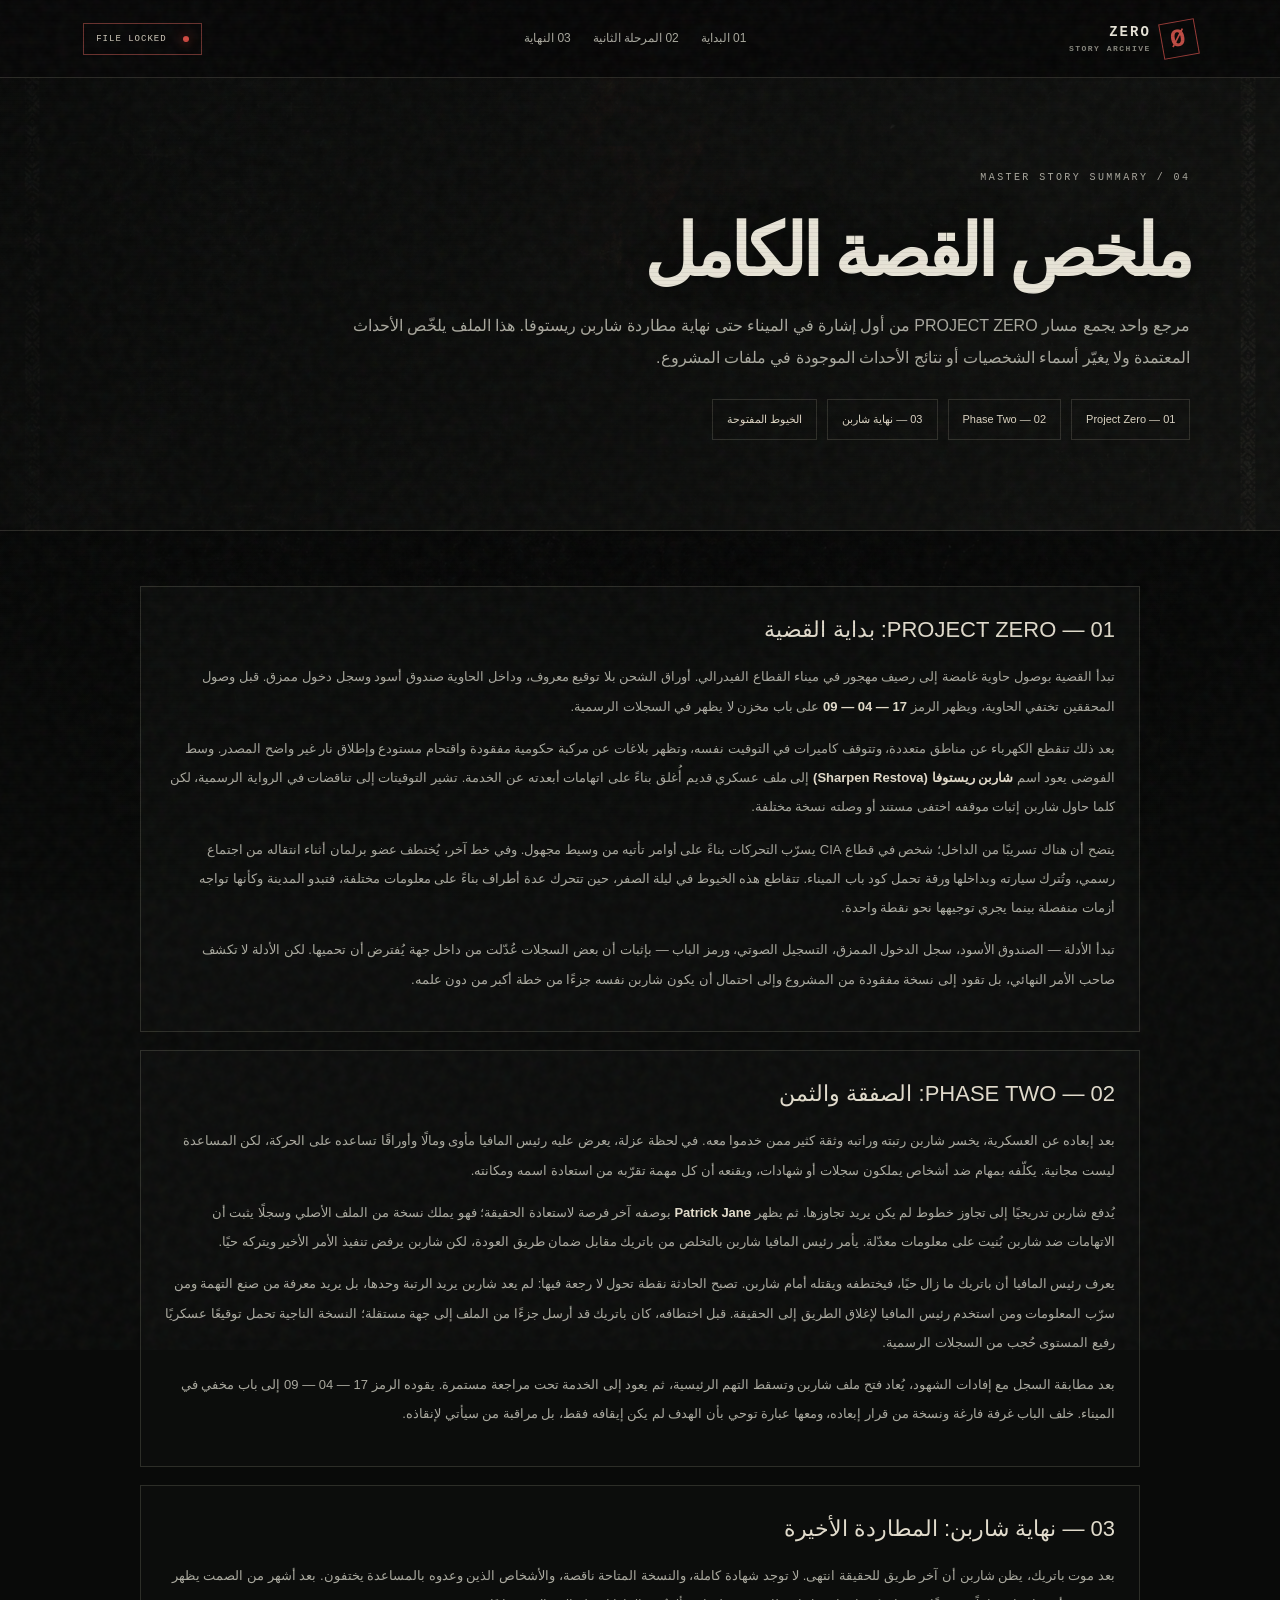
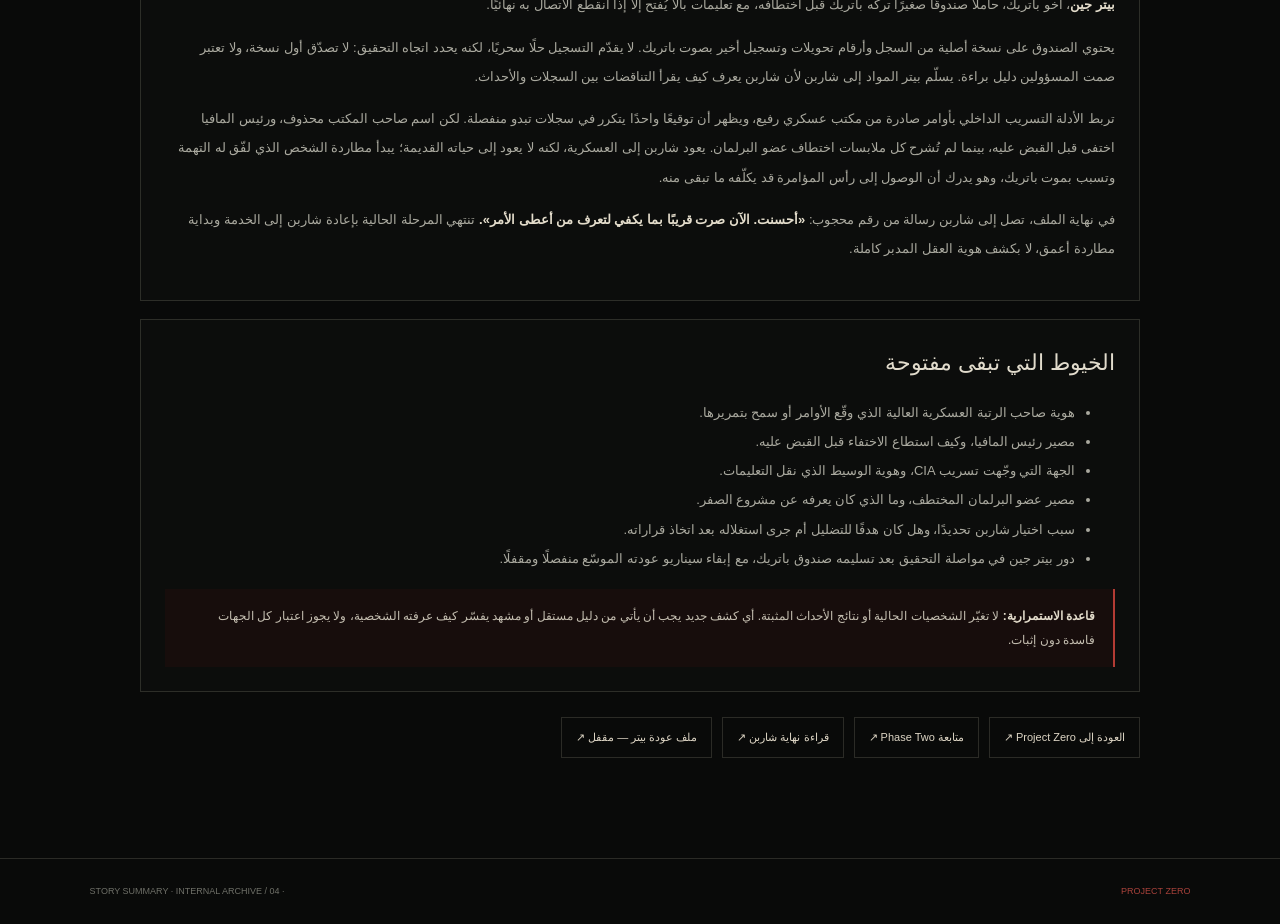
<file: 04-story-summary.html>
<!doctype html>
<html lang="ar" dir="rtl"><head><meta charset="utf-8"><meta name="viewport" content="width=device-width, initial-scale=1"><meta name="theme-color" content="#090a09"><title>04 — ملخص القصة الكامل | PROJECT ZERO</title><link rel="stylesheet" href="style.css"><style>.summary-hero{padding:90px 7%;border-bottom:1px solid var(--line);background:linear-gradient(110deg,#090a09f5,#10110fe8),url('assets/zero-background.png')center/cover}.summary-hero h1{font-size:clamp(38px,6vw,72px);margin:0 0 15px}.summary-hero p{color:#aaa99f;line-height:2;max-width:850px}.summary-wrap{max-width:1050px;margin:auto;padding:55px 25px 100px}.summary-block{border:1px solid var(--line);padding:24px;margin:0 0 18px;background:#10110f9c}.summary-block h2{font-size:22px;font-weight:500;margin:0 0 14px;color:#e1dbcc}.summary-block p,.summary-block li{color:#aaa99f;font-size:13px;line-height:2.25}.summary-block strong{color:#e3dccb}.summary-note{border-right:2px solid #b33b34;background:#170d0c;padding:15px 18px;color:#c5bfb1;font-size:12px;line-height:2}.summary-nav{display:flex;gap:10px;flex-wrap:wrap;margin-top:25px}.summary-nav a{color:#ddd5c4;text-decoration:none;border:1px solid var(--line);padding:10px 14px;font-size:11px}.summary-nav a:hover{border-color:#a53b35}</style></head><body class="archive-page"><div class="grain"></div><div class="scanlines"></div><header class="topbar"><a class="brand" href="01-project-zero.html"><span class="brand-mark">Ø</span><span>ZERO<span class="brand-sub">STORY ARCHIVE</span></span></a><nav class="main-nav"><a class="section-link" href="01-project-zero.html">01 البداية</a><a class="section-link" href="02-phase-two.html">02 المرحلة الثانية</a><a class="section-link" href="03-sharpen-ending.html">03 النهاية</a></nav><a class="nav-alert" href="05-peter-jane-return.html"><span class="red-dot"></span> FILE LOCKED</a></header>
<main><section class="summary-hero"><p class="eyebrow">04 / MASTER STORY SUMMARY</p><h1>ملخص القصة الكامل</h1><p>مرجع واحد يجمع مسار PROJECT ZERO من أول إشارة في الميناء حتى نهاية مطاردة شاربن ريستوفا. هذا الملف يلخّص الأحداث المعتمدة ولا يغيّر أسماء الشخصيات أو نتائج الأحداث الموجودة في ملفات المشروع.</p><div class="summary-nav"><a href="#phase1">01 — Project Zero</a><a href="#phase2">02 — Phase Two</a><a href="#ending">03 — نهاية شاربن</a><a href="#threads">الخيوط المفتوحة</a></div></section>
<section class="summary-wrap">
<article class="summary-block" id="phase1"><h2>01 — PROJECT ZERO: بداية القضية</h2><p>تبدأ القضية بوصول حاوية غامضة إلى رصيف مهجور في ميناء القطاع الفيدرالي. أوراق الشحن بلا توقيع معروف، وداخل الحاوية صندوق أسود وسجل دخول ممزق. قبل وصول المحققين تختفي الحاوية، ويظهر الرمز <strong>17 — 04 — 09</strong> على باب مخزن لا يظهر في السجلات الرسمية.</p><p>بعد ذلك تنقطع الكهرباء عن مناطق متعددة، وتتوقف كاميرات في التوقيت نفسه، وتظهر بلاغات عن مركبة حكومية مفقودة واقتحام مستودع وإطلاق نار غير واضح المصدر. وسط الفوضى يعود اسم <strong>شاربن ريستوفا (Sharpen Restova)</strong> إلى ملف عسكري قديم أُغلق بناءً على اتهامات أبعدته عن الخدمة. تشير التوقيتات إلى تناقضات في الرواية الرسمية، لكن كلما حاول شاربن إثبات موقفه اختفى مستند أو وصلته نسخة مختلفة.</p><p>يتضح أن هناك تسريبًا من الداخل؛ شخص في قطاع CIA يسرّب التحركات بناءً على أوامر تأتيه من وسيط مجهول. وفي خط آخر، يُختطف عضو برلمان أثناء انتقاله من اجتماع رسمي، وتُترك سيارته وبداخلها ورقة تحمل كود باب الميناء. تتقاطع هذه الخيوط في ليلة الصفر، حين تتحرك عدة أطراف بناءً على معلومات مختلفة، فتبدو المدينة وكأنها تواجه أزمات منفصلة بينما يجري توجيهها نحو نقطة واحدة.</p><p>تبدأ الأدلة — الصندوق الأسود، سجل الدخول الممزق، التسجيل الصوتي، ورمز الباب — بإثبات أن بعض السجلات عُدّلت من داخل جهة يُفترض أن تحميها. لكن الأدلة لا تكشف صاحب الأمر النهائي، بل تقود إلى نسخة مفقودة من المشروع وإلى احتمال أن يكون شاربن نفسه جزءًا من خطة أكبر من دون علمه.</p></article>
<article class="summary-block" id="phase2"><h2>02 — PHASE TWO: الصفقة والثمن</h2><p>بعد إبعاده عن العسكرية، يخسر شاربن رتبته وراتبه وثقة كثير ممن خدموا معه. في لحظة عزلة، يعرض عليه رئيس المافيا مأوى ومالًا وأوراقًا تساعده على الحركة، لكن المساعدة ليست مجانية. يكلّفه بمهام ضد أشخاص يملكون سجلات أو شهادات، ويقنعه أن كل مهمة تقرّبه من استعادة اسمه ومكانته.</p><p>يُدفع شاربن تدريجيًا إلى تجاوز خطوط لم يكن يريد تجاوزها. ثم يظهر <strong>Patrick Jane</strong> بوصفه آخر فرصة لاستعادة الحقيقة؛ فهو يملك نسخة من الملف الأصلي وسجلًا يثبت أن الاتهامات ضد شاربن بُنيت على معلومات معدّلة. يأمر رئيس المافيا شاربن بالتخلص من باتريك مقابل ضمان طريق العودة، لكن شاربن يرفض تنفيذ الأمر الأخير ويتركه حيًا.</p><p>يعرف رئيس المافيا أن باتريك ما زال حيًا، فيختطفه ويقتله أمام شاربن. تصبح الحادثة نقطة تحول لا رجعة فيها: لم يعد شاربن يريد الرتبة وحدها، بل يريد معرفة من صنع التهمة ومن سرّب المعلومات ومن استخدم رئيس المافيا لإغلاق الطريق إلى الحقيقة. قبل اختطافه، كان باتريك قد أرسل جزءًا من الملف إلى جهة مستقلة؛ النسخة الناجية تحمل توقيعًا عسكريًا رفيع المستوى حُجب من السجلات الرسمية.</p><p>بعد مطابقة السجل مع إفادات الشهود، يُعاد فتح ملف شاربن وتسقط التهم الرئيسية، ثم يعود إلى الخدمة تحت مراجعة مستمرة. يقوده الرمز 17 — 04 — 09 إلى باب مخفي في الميناء. خلف الباب غرفة فارغة ونسخة من قرار إبعاده، ومعها عبارة توحي بأن الهدف لم يكن إيقافه فقط، بل مراقبة من سيأتي لإنقاذه.</p></article>
<article class="summary-block" id="ending"><h2>03 — نهاية شاربن: المطاردة الأخيرة</h2><p>بعد موت باتريك، يظن شاربن أن آخر طريق للحقيقة انتهى. لا توجد شهادة كاملة، والنسخة المتاحة ناقصة، والأشخاص الذين وعدوه بالمساعدة يختفون. بعد أشهر من الصمت يظهر <strong>بيتر جين</strong>، أخو باتريك، حاملًا صندوقًا صغيرًا تركه باتريك قبل اختطافه، مع تعليمات بألا يُفتح إلا إذا انقطع الاتصال به نهائيًا.</p><p>يحتوي الصندوق على نسخة أصلية من السجل وأرقام تحويلات وتسجيل أخير بصوت باتريك. لا يقدّم التسجيل حلًا سحريًا، لكنه يحدد اتجاه التحقيق: لا تصدّق أول نسخة، ولا تعتبر صمت المسؤولين دليل براءة. يسلّم بيتر المواد إلى شاربن لأن شاربن يعرف كيف يقرأ التناقضات بين السجلات والأحداث.</p><p>تربط الأدلة التسريب الداخلي بأوامر صادرة من مكتب عسكري رفيع، ويظهر أن توقيعًا واحدًا يتكرر في سجلات تبدو منفصلة. لكن اسم صاحب المكتب محذوف، ورئيس المافيا اختفى قبل القبض عليه، بينما لم تُشرح كل ملابسات اختطاف عضو البرلمان. يعود شاربن إلى العسكرية، لكنه لا يعود إلى حياته القديمة؛ يبدأ مطاردة الشخص الذي لفّق له التهمة وتسبب بموت باتريك، وهو يدرك أن الوصول إلى رأس المؤامرة قد يكلّفه ما تبقى منه.</p><p>في نهاية الملف، تصل إلى شاربن رسالة من رقم محجوب: <strong>«أحسنت. الآن صرت قريبًا بما يكفي لتعرف من أعطى الأمر».</strong> تنتهي المرحلة الحالية بإعادة شاربن إلى الخدمة وبداية مطاردة أعمق، لا بكشف هوية العقل المدبر كاملة.</p></article>
<article class="summary-block" id="threads"><h2>الخيوط التي تبقى مفتوحة</h2><ul><li>هوية صاحب الرتبة العسكرية العالية الذي وقّع الأوامر أو سمح بتمريرها.</li><li>مصير رئيس المافيا، وكيف استطاع الاختفاء قبل القبض عليه.</li><li>الجهة التي وجّهت تسريب CIA، وهوية الوسيط الذي نقل التعليمات.</li><li>مصير عضو البرلمان المختطف، وما الذي كان يعرفه عن مشروع الصفر.</li><li>سبب اختيار شاربن تحديدًا، وهل كان هدفًا للتضليل أم جرى استغلاله بعد اتخاذ قراراته.</li><li>دور بيتر جين في مواصلة التحقيق بعد تسليمه صندوق باتريك، مع إبقاء سيناريو عودته الموسّع منفصلًا ومقفلًا.</li></ul><div class="summary-note"><strong>قاعدة الاستمرارية:</strong> لا تغيّر الشخصيات الحالية أو نتائج الأحداث المثبتة. أي كشف جديد يجب أن يأتي من دليل مستقل أو مشهد يفسّر كيف عرفته الشخصية، ولا يجوز اعتبار كل الجهات فاسدة دون إثبات.</div></article>
<div class="summary-nav"><a href="01-project-zero.html">العودة إلى Project Zero ↗</a><a href="02-phase-two.html">متابعة Phase Two ↗</a><a href="03-sharpen-ending.html">قراءة نهاية شاربن ↗</a><a href="05-peter-jane-return.html">ملف عودة بيتر — مقفل ↗</a></div></section></main><footer class="site-footer"><a href="01-project-zero.html">PROJECT ZERO</a> · 04 / STORY SUMMARY · INTERNAL ARCHIVE</footer></body></html>
</file>
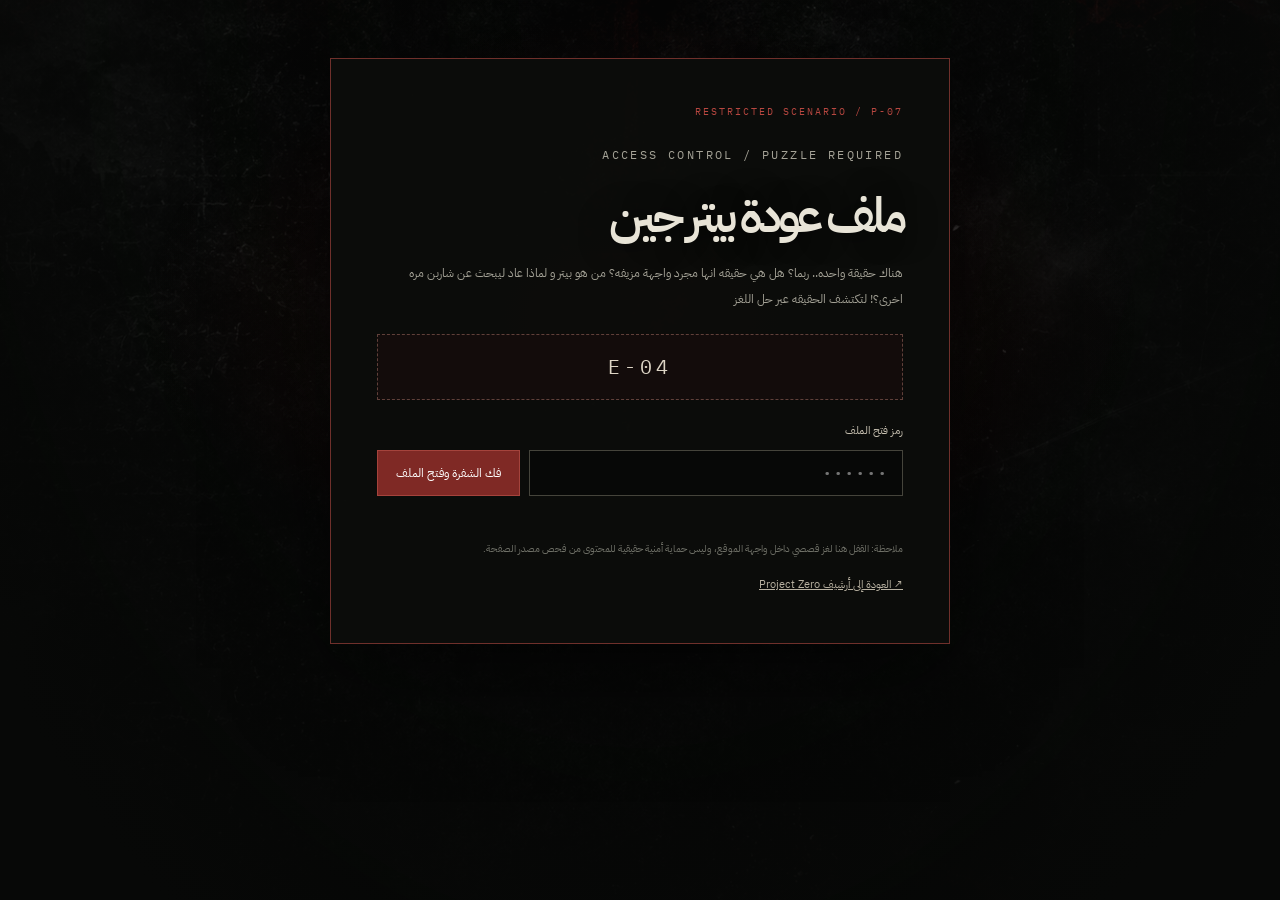
<file: 05-peter-jane-return.html>
<!doctype html>
<html lang="ar" dir="rtl">
<head>
<meta charset="utf-8">
<meta name="viewport" content="width=device-width, initial-scale=1">
<meta name="theme-color" content="#080908">
<meta name="description" content="عودة بيتر جين في قصة جديدة. لم تنتهِ الحكاية بموت أخيه. قريبًا.">
<title>PROJECT ZERO — Peter Jane Returns</title>
<link rel="preconnect" href="https://fonts.googleapis.com">
<link rel="preconnect" href="https://fonts.gstatic.com" crossorigin>
<link href="https://fonts.googleapis.com/css2?family=IBM+Plex+Mono:wght@400;500;600&family=IBM+Plex+Sans+Arabic:wght@300;400;500;600;700&display=swap" rel="stylesheet">
<link rel="stylesheet" href="style.css">
<style>.pj-page{--pj-red:#bd3933;--pj-muted:#96958b;overflow:hidden} .pj-topline{height:2px;background:linear-gradient(90deg,transparent,var(--pj-red),transparent);opacity:.8} .pj-hero{min-height:calc(100vh - 80px);position:relative;display:flex;align-items:center;padding:95px max(7%,calc((100vw - 1180px)/2))110px;overflow:hidden;border-bottom:1px solid var(--line);background:radial-gradient(ellipse at 71% 42%,#37121066 0,transparent 34%),linear-gradient(110deg,#060706 8%,#0b0c0b 54%,#100908 100%)} .pj-hero:before{content:"";position:absolute;inset:24px 4.5%;border-top:1px solid #d1c9aa20;border-bottom:1px solid #d1c9aa20;pointer-events:none} .pj-hero:after{content:"P";position:absolute;right:9%;top:50%;transform:translateY(-52%);font:clamp(300px,48vw,650px)/.8 var(--mono);color:#b6342d0b;text-shadow:0 0 100px #b6342d0a;pointer-events:none;user-select:none} .pj-hero-content{position:relative;z-index:2;max-width:760px} .pj-kicker{font:10px var(--mono);letter-spacing:2.5px;color:#aaa797;margin:0 0 28px;display:flex;align-items:center;gap:10px} .pj-live-dot{width:6px;height:6px;border-radius:50%;background:var(--pj-red);box-shadow:0 0 15px #c53a33;display:inline-block} .pj-hero h1{font-size:clamp(58px,8.8vw,116px);line-height:1.08;letter-spacing:-4px;margin:0;font-weight:600} .pj-hero h1 em{font-style:normal;color:#b83b35;text-shadow:0 0 50px #ad302c26} .pj-name{font:clamp(12px,1.4vw,16px)var(--mono);letter-spacing:clamp(3px,.7vw,8px);color:#c9c2b2;margin-top:22px;direction:ltr;text-align:right} .pj-lead{max-width:650px;color:#a8a79c;font-size:14px;line-height:2.35;margin:30px 0 31px} .pj-actions{display:flex;gap:10px;align-items:center;flex-wrap:wrap} .pj-ghost{display:inline-flex;align-items:center;gap:20px;color:#c8c3b7;border:1px solid #5b3934;text-decoration:none;padding:14px 18px;font-size:11px;background:#090a09a8;transition:.25s;cursor:pointer} .pj-ghost:hover{border-color:#c0453d;color:#fff;background:#1a0d0c} .pj-hero-stamps{position:absolute;bottom:37px;left:7%;right:7%;display:flex;justify-content:space-between;gap:16px;border-top:1px solid var(--line);padding-top:15px;color:#6f7068;font:9px var(--mono);letter-spacing:1px;z-index:2} .pj-hero-stamps b{font-weight:500;color:#b3ad9e} .pj-orbit{position:absolute;right:calc(68% - 150px);top:50%;width:380px;height:380px;border:1px solid #c3b9a00c;border-radius:50%;transform:translateY(-50%);pointer-events:none;box-shadow:0 0 0 33px #c3b9a007,0 0 0 90px #c3b9a004} .pj-orbit:before,.pj-orbit:after{content:"";position:absolute;border:1px solid #a73c351e;border-radius:50%;inset:37px;transform:rotate(-32deg)scaleX(.52)} .pj-orbit:after{inset:70px;transform:rotate(48deg)scaleX(.66);border-color:#d0c6ac14} .pj-section{max-width:1140px;margin:auto;padding:105px 32px} .pj-section-head{display:flex;justify-content:space-between;align-items:end;gap:25px;margin-bottom:38px} .pj-section-head h2{font-weight:500;font-size:clamp(26px,4vw,42px);margin:0;letter-spacing:-1px} .pj-index{color:#7a7a70;font:9px var(--mono);letter-spacing:1.5px;border-bottom:1px solid #91342e;padding-bottom:9px;white-space:nowrap} .pj-copy-grid{display:grid;grid-template-columns:1.1fr .9fr;gap:70px;align-items:center} .pj-quote{font-size:clamp(21px,2.6vw,30px);line-height:1.9;color:#e5dfd0;margin:0} .pj-quote em{font-style:normal;color:#c34840} .pj-story-copy{font-size:13px;line-height:2.25;color:#99998e;margin-top:25px;max-width:660px} .pj-file-card{padding:25px;background:linear-gradient(145deg,#181a17ef,#090a09f7);border:1px solid #5b302b;position:relative;min-height:290px;display:flex;flex-direction:column;justify-content:space-between;overflow:hidden} .pj-file-card:after{content:"REOPENED";position:absolute;left:-28px;top:30px;transform:rotate(-16deg);font:10px var(--mono);letter-spacing:3px;border:1px solid #9d393333;color:#af443d;padding:10px 32px} .pj-file-top{display:flex;justify-content:space-between;gap:10px;font:9px var(--mono);color:#8d8d82;letter-spacing:1px} .pj-file-symbol{font:clamp(66px,8vw,95px)/1 var(--mono);text-align:center;color:#ad3832;text-shadow:0 0 40px #a52e2b25;padding:25px 0} .pj-file-state{text-align:center;letter-spacing:3px;font:11px var(--mono);color:#d2cbbb} .pj-file-rows{margin-top:20px} .pj-file-row{display:flex;justify-content:space-between;gap:16px;padding:11px 0;border-top:1px solid var(--line);font-size:10px;color:#898a80} .pj-file-row b{font:10px var(--mono);color:#c3bdae;font-weight:400;text-align:left} .pj-steps{display:grid;grid-template-columns:repeat(3,minmax(0,1fr));gap:12px} .pj-step{padding:23px 22px;min-height:230px;background:linear-gradient(150deg,#141613eF,#0a0b0af5);border:1px solid var(--line);position:relative;overflow:hidden} .pj-step:before{content:"";position:absolute;top:0;right:20px;width:42px;height:2px;background:#a93631} .pj-step-no{font:10px var(--mono);letter-spacing:2px;color:#b84039} .pj-step h3{font-size:17px;font-weight:500;margin:27px 0 11px;color:#e0dacc} .pj-step p{font-size:11px;line-height:2.1;color:#98988d;margin:0} .pj-step small{display:block;margin-top:17px;color:#65665e;font:8px var(--mono);letter-spacing:1px} .pj-fragment{border-block:1px solid #47302b;background:linear-gradient(100deg,#080908,#160b0a 53%,#090a09);padding:80px 24px;text-align:center;position:relative;overflow:hidden} .pj-fragment:before{content:"";position:absolute;top:0;bottom:0;left:50%;width:1px;background:linear-gradient(transparent,#7a302b3a,transparent)} .pj-fragment-inner{position:relative;max-width:800px;margin:auto} .pj-fragment .pj-kicker{justify-content:center} .pj-fragment h2{font-size:clamp(23px,4vw,43px);font-weight:400;line-height:1.8;margin:13px 0 20px} .pj-fragment h2 span{display:inline-block;color:#b74039;filter:blur(7px);user-select:none;transition:filter .7s,color .7s} .pj-fragment.revealed h2 span{filter:blur(0);color:#e3ddd0} .pj-fragment p{font-size:12px;color:#85867d;line-height:2;margin:0 auto 22px;max-width:540px} .pj-fragment-button{border:1px solid #72312b;background:#110d0c;color:#d6d0c1;padding:12px 18px;font:11px var(--arabic);cursor:pointer;transition:.2s} .pj-fragment-button:hover{border-color:#c0443d;color:#fff} .pj-ending{padding:110px 25px 120px;text-align:center;position:relative;overflow:hidden} .pj-ending:before{content:"";position:absolute;width:440px;height:440px;left:50%;top:46%;transform:translate(-50%,-50%);border:1px solid #ab39351b;border-radius:50%;box-shadow:0 0 0 26px #ab39350a,0 0 0 74px #ab393507;pointer-events:none} .pj-ending-content{position:relative;z-index:1;max-width:780px;margin:auto} .pj-soon{font:clamp(50px,11vw,130px)/1 var(--mono);letter-spacing:clamp(5px,2vw,24px);color:#c44039;text-shadow:0 0 50px #b42c2730;margin:31px 0 25px;direction:ltr} .pj-ending h2{font-weight:400;font-size:clamp(22px,3.5vw,36px);line-height:1.9;margin:0} .pj-ending p{font-size:12px;color:#88897f;line-height:2.2;margin:22px auto 0;max-width:570px} .pj-footer-note{color:#74756d;font:9px var(--mono);letter-spacing:1px} .pj-page .signature-tip{position:relative;cursor:default;transition:color .25s,text-shadow .25s} .pj-page .signature-tip:hover,.pj-page .signature-tip:focus{color:#df463e;text-shadow:0 0 13px #c02b26a8;outline:none} .pj-page .signature-tooltip{visibility:hidden;opacity:0;position:absolute;bottom:calc(100% + 12px);left:50%;transform:translateX(-50%)translateY(5px);min-width:145px;padding:10px 12px;text-align:center;background:#100b0a;border:1px solid #79332e;color:#d9d2c3;font:10px var(--arabic);letter-spacing:0;white-space:nowrap;transition:.2s;z-index:30;box-shadow:0 12px 28px #0008} .pj-page .signature-tooltip:after{content:"";position:absolute;top:100%;left:50%;border:5px solid transparent;border-top-color:#79332e} .pj-page .signature-tip:hover .signature-tooltip,.pj-page .signature-tip:focus .signature-tooltip{visibility:visible;opacity:1;transform:translateX(-50%)translateY(0)} @media(max-width:850px){.pj-page .topbar{gap:12px;padding-inline:20px}.pj-page .main-nav{gap:13px}.pj-page .topbar nav a,.pj-page .nav-drop-toggle{font-size:10px}.pj-page .nav-alert{font-size:0;padding:10px}.pj-page .nav-alert .red-dot{margin:0}.pj-copy-grid{grid-template-columns:1fr;gap:32px}.pj-hero:after{right:-4%;opacity:.8}.pj-orbit{right:52%;width:300px;height:300px}.pj-section{padding:80px 24px}.pj-steps{grid-template-columns:1fr}.pj-step{min-height:unset}.pj-section-head{align-items:start;flex-direction:column;gap:16px}} @media(max-width:680px){.pj-page .topbar{height:65px;padding-inline:14px}.pj-page .topbar nav.main-nav{display:flex!important;margin-inline-start:auto}.pj-page .topbar nav.main-nav>.section-link,.pj-page .nav-alert{display:none}.pj-page .nav-drop-toggle{padding:10px 12px;border:1px solid var(--line)}.pj-page .nav-drop-menu{right:auto;left:0;width:min(245px,calc(100vw - 30px))}} @media(max-width:560px){.pj-hero{min-height:calc(100svh - 65px);padding:75px 24px 120px}.pj-hero:before{inset:14px 3%}.pj-hero h1{font-size:clamp(48px,15vw,75px);letter-spacing:-2px}.pj-name{letter-spacing:3px}.pj-lead{font-size:12px}.pj-hero-stamps{left:24px;right:24px;bottom:20px;gap:10px;flex-wrap:wrap;font-size:8px}.pj-orbit{right:28%;width:230px;height:230px}.pj-section{padding:68px 19px}.pj-file-card{min-height:260px}.pj-fragment{padding:65px 20px}.pj-ending{padding:85px 20px 95px}.pj-soon{letter-spacing:7px}} @media(prefers-reduced-motion:reduce){.pj-page *{animation:none!important;transition:none!important;scroll-behavior:auto!important}}</style>
<style>.peter-lock{min-height:78vh;display:grid;place-items:center;padding:45px 22px;background:radial-gradient(ellipse at 50% 45%,#32100f55,transparent 55%)}.peter-lock-card{width:min(100%,620px);border:1px solid #6f302b;background:#0c0d0bf5;padding:clamp(24px,5vw,46px);box-shadow:0 24px 90px #0008;position:relative}.peter-lock-card:before{content:"RESTRICTED SCENARIO / P-07";display:block;color:#b74740;font:10px var(--mono);letter-spacing:2px;margin-bottom:24px}.peter-lock-card h1{font-size:clamp(28px,5vw,48px);margin:0 0 14px}.peter-lock-card p{color:#a5a397;font-size:12px;line-height:2.2}.peter-clue{border:1px dashed #60403a;padding:15px 18px;margin:22px 0;color:#ddd5c5;background:#130c0b;font-family:var(--mono);direction:ltr;text-align:center;letter-spacing:4px;font-size:20px}.peter-input{display:flex;gap:9px;flex-wrap:wrap}.peter-input input{flex:1;min-width:170px;background:#070807;color:#f1eadd;border:1px solid #45443b;padding:13px;font:14px var(--mono);letter-spacing:3px}.peter-input button{background:#7f2925;color:#fff;border:1px solid #a5433c;padding:13px 18px;font:12px var(--arabic);cursor:pointer}.peter-error{min-height:22px;color:#d35a50;font-size:11px;margin-top:10px}.peter-locked-content{display:none}.peter-unlocked .peter-lock{display:none}.peter-unlocked .peter-locked-content{display:block}.peter-unlocked .pj-hero{min-height:70vh}.lock-disclaimer{font-size:10px!important;color:#6f7067!important}</style>
</head>
<body class="archive-page pj-page">
<section class="peter-lock" id="peterLock"><div class="peter-lock-card"><p class="eyebrow">ACCESS CONTROL / PUZZLE REQUIRED</p><h1>ملف عودة بيتر جين</h1><p>هناك حقيقة واحده.. ربما؟ هل هي حقيقه انها مجرد واجهة مزيفه؟ من هو بيتر و لماذا عاد ليبحث عن شاربن مره اخرى؟! لتكتشف الحقيقه عبر حل اللغز</p><div class="peter-clue">E-04</div><label for="peterPass" style="display:block;color:#c9c2b2;font-size:11px;margin-bottom:9px">رمز فتح الملف</label><div class="peter-input"><input id="peterPass" inputmode="numeric" autocomplete="off" maxlength="12" placeholder="••••••" aria-label="رمز فتح الملف"><button id="unlockPeter" type="button">فك الشفرة وفتح الملف</button></div><div class="peter-error" id="peterError" role="status" aria-live="polite"></div><p class="lock-disclaimer">ملاحظة: القفل هنا لغز قصصي داخل واجهة الموقع، وليس حماية أمنية حقيقية للمحتوى من فحص مصدر الصفحة.</p><a href="01-project-zero.html" style="color:#b8b1a1;font-size:11px">↗ العودة إلى أرشيف Project Zero</a></div></section>
<div class="peter-locked-content" id="peterStory">
<div class="grain"></div><div class="scanlines"></div><div class="pj-topline"></div>
<div class="side-mark left">JANE / FILE 02<br>RETURN PENDING</div><div class="side-mark right">P. JANE<br>STATUS UNKNOWN</div>
<header class="topbar">
  <a class="brand" href="01-project-zero.html"><span class="brand-mark">Ø</span><span>ZERO<span class="brand-sub">STORY ARCHIVE</span></span></a>
  <nav class="main-nav">
    <a class="section-link" href="01-project-zero.html">الرئيسية</a><a class="section-link" href="08-notes-archive.html">الملاحظات</a>
    <div class="nav-drop"><button class="nav-drop-toggle" type="button" aria-expanded="false">ملفات القضية <span>⌄</span></button><div class="nav-drop-menu"><a href="01-project-zero.html"><b>01 / PROJECT ZERO</b><small>بداية القضية</small></a><a href="02-phase-two.html"><b>02 / PHASE TWO</b><small>ثمن العودة</small></a><a href="03-sharpen-ending.html"><b>03 / SHARPEN ENDING</b><small>النهاية والمطاردة</small></a><a href="04-story-summary.html"><b>04 / STORY SUMMARY</b><small>ملخص القصة كاملًا</small></a><a href="05-peter-jane-return.html"><b>05 / PETER JANE</b><small>سيناريو مقفل برمز</small></a><a href="06-character-registry.html"><b>06 / CHARACTERS</b><small>الشخصيات والأدوار</small></a><a href="07-strategic-brief.html"><b>07 / STRATEGIC</b><small>الخطة والطلبات البرمجية</small></a><a href="08-notes-archive.html"><b>08 / NOTES</b><small>دفتر الملاحظات</small></a></div></div>
  </nav>
  <a class="nav-alert" href="#coming-soon"><span class="red-dot"></span> NEXT STORY</a>
</header>
<main>
  <section class="pj-hero" id="top">
    <div class="pj-orbit"></div>
    <div class="pj-hero-content">
      <p class="pj-kicker"><span class="pj-live-dot"></span> A NEW CHAPTER / FILE 02</p>
      <h1>بعض الموتى<br>يتركون خلفهم <em>حربًا.</em></h1>
      <div class="pj-name">PETER JANE / THE RETURN</div>
      <p class="pj-lead">بعد إعدام أخيه باتريك جين، أُغلقت القضية وهدأت المدينة، وكأن ما حدث لم يكن سوى خبر عابر. لكن شخصًا واحدًا لم يصدّق التقرير الأخير. لم يظهر في التحقيق، ولم يطالب بإعادة فتح الملف… إلى أن بدأ كل من شارك في إغلاقه يشعر أن الماضي عاد يطرق بابه.</p>
      <div class="pj-actions"><a class="primary-btn" href="#the-return">اقرأ بداية الحكاية <span>↙</span></a><button class="pj-ghost" type="button" id="openFragment">افتح الرسالة الأخيرة <span>⌁</span></button></div>
    </div>
    <div class="pj-hero-stamps"><span>CASE: <b>JANE / 02</b></span><span>STATUS: <b>UNSEALED</b></span><span>RELEASE: <b>SOON</b></span></div>
  </section>

  <section class="pj-section" id="the-return">
    <div class="pj-section-head"><div><p class="eyebrow"><span class="red-dot"></span> THE STORY CONTINUES</p><h2>الملف الذي لم يُغلق فعلًا</h2></div><span class="pj-index">01 / THE RETURN</span></div>
    <div class="pj-copy-grid">
      <div>
        <p class="pj-quote">«ما عاد يهمني من ضغط الزناد.<br>أبي أعرف <em>من أعطاهم الحق.</em>»</p>
        <p class="pj-story-copy">بيتر جين لم يرجع ليحزن أمام الناس، ولا ليقف أمام قبر أخيه ويطلب العدالة من جهة شاركت في دفن الحقيقة. رجع بعدما وصلته نسخة من ملف باتريك لم تكن موجودة في أي سجل رسمي. صفحة واحدة، توقيع مبتور، واسم حُذف بعناية. كانت كافية ليعرف أن أخاه لم يُقتل وحده؛ هناك من رتّب الطريق، ومن فتح الباب، ومن تأكد أن لا أحد يسأل بعد ذلك.</p>
        <p class="pj-story-copy">لن يبدأ بيتر من المشتبه بهم. سيبدأ من الأشخاص الذين ظنّوا أن أسماءهم لن تظهر أبدًا.</p>
      </div>
      <aside class="pj-file-card" aria-label="ملف بيتر جين">
        <div class="pj-file-top"><span>PERSONNEL RECORD / 02</span><span>REOPENED</span></div>
        <div><div class="pj-file-symbol">P.J</div><div class="pj-file-state">PETER JANE</div></div>
        <div class="pj-file-rows"><div class="pj-file-row"><span>العلاقة</span><b>PATRICK JANE / BROTHER</b></div><div class="pj-file-row"><span>الحالة</span><b>عاد للظهور</b></div><div class="pj-file-row"><span>الهدف</span><b>غير معلن</b></div></div>
      </aside>
    </div>
  </section>

  <section class="pj-section" style="padding-top:20px" id="the-trail">
    <div class="pj-section-head"><div><p class="eyebrow"><span class="red-dot"></span> THREE THINGS LEFT BEHIND</p><h2>ثلاثة أشياء لم تختفِ</h2></div><span class="pj-index">02 / THE TRAIL</span></div>
    <div class="pj-steps">
      <article class="pj-step"><span class="pj-step-no">01 / THE REPORT</span><h3>تقرير ناقص</h3><p>نسخة الحكم تقول إن كل الإجراءات اكتملت. النسخة التي وصلت إلى بيتر تنتهي قبل التوقيع الأخير، وفي الهامش وقتٌ لا يتوافق مع بقية السجل.</p><small>ONE PAGE IS MISSING</small></article>
      <article class="pj-step"><span class="pj-step-no">02 / THE WITNESS</span><h3>شاهد لم يتكلم</h3><p>شخص كان حاضرًا في الليلة الأخيرة اختفى من قائمة الشهود. لم يُعلن موته، ولم يُسجل سفره. كأن اسمه لم يكن موجودًا من البداية.</p><small>NO EXIT RECORD</small></article>
      <article class="pj-step"><span class="pj-step-no">03 / THE NAME</span><h3>اسم لا يظهر مرتين</h3><p>في كل نسخة من الملف يتغير اسم واحد، لكن التوقيع الذي اعتمد الإغلاق بقي نفسه. بيتر يعرف أن الوصول إلى هذا التوقيع سيقوده إلى من أمر بكل شيء.</p><small>THE SIGNATURE REMAINS</small></article>
    </div>
  </section>

  <section class="pj-fragment" id="last-message">
    <div class="pj-fragment-inner">
      <p class="pj-kicker"><span class="pj-live-dot"></span> RECOVERED / PRIVATE MESSAGE</p>
      <h2>«إذا وصلت لك هالرسالة،<br>فهذا يعني أن <span id="redactedLine">هم ما زالوا أحياء.</span>»</h2>
      <p>مقتطف من تسجيل خاص لم يُرفق بملف باتريك جين. مصدره غير معروف، وتاريخ إنشائه غير ظاهر.</p>
      <button class="pj-fragment-button" type="button" id="revealMessage" aria-expanded="false">إظهار المقتطف</button>
    </div>
  </section>

  <section class="pj-ending" id="coming-soon">
    <div class="pj-ending-content">
      <p class="pj-kicker" style="justify-content:center"><span class="pj-live-dot"></span> THIS IS NOT THE END</p>
      <h2>ظنّوا أن موت باتريك أنهى كل شيء.<br>لم يعرفوا أن أخاه كان ينتظر.</h2>
      <div class="pj-soon">SOON</div>
      <p>قصة جديدة. حساب قديم. وأسماء لن تبقى مخفية إلى الأبد.<br>عودة بيتر جين — قريبًا.</p>
    </div>
  </section>
</main>
<footer><div class="footer-brand">PROJECT <b>ZERO</b></div><span class="signature-tip" tabindex="0" aria-label="By Alshiekh — اصحاب الفكرة المحنكين">By Alshiekh <span class="signature-tooltip">صاحب الفكرة المحنكه</span></span><span class="pj-footer-note">PETER JANE / STORY TWO — SOON</span><a href="01-project-zero.html">العودة إلى الملف الرئيسي ↑</a></footer>
<script>
(() => {
  document.querySelectorAll('.nav-drop-toggle').forEach(button => {
    button.addEventListener('click', () => {
      const parent = button.closest('.nav-drop');
      const opening = !parent.classList.contains('open');
      document.querySelectorAll('.nav-drop.open').forEach(item => {
        item.classList.remove('open');
        item.querySelector('.nav-drop-toggle')?.setAttribute('aria-expanded', 'false');
      });
      if (opening) { parent.classList.add('open'); button.setAttribute('aria-expanded', 'true'); }
    });
  });
  document.addEventListener('click', event => {
    if (!event.target.closest('.nav-drop')) document.querySelectorAll('.nav-drop.open').forEach(item => {
      item.classList.remove('open'); item.querySelector('.nav-drop-toggle')?.setAttribute('aria-expanded', 'false');
    });
  });
  const revealButton = document.getElementById('revealMessage');
  const fragment = document.querySelector('.pj-fragment');
  const openButton = document.getElementById('openFragment');
  function reveal() {
    const opened = !fragment.classList.contains('revealed');
    fragment.classList.toggle('revealed', opened);
    revealButton.setAttribute('aria-expanded', String(opened));
    revealButton.textContent = opened ? 'إخفاء المقتطف' : 'إظهار المقتطف';
  }
  revealButton.addEventListener('click', reveal);
  openButton.addEventListener('click', () => {
    fragment.scrollIntoView({ behavior: 'smooth', block: 'center' });
    if (!fragment.classList.contains('revealed')) reveal();
  });
})();
</script>
<script>
(()=>{const expected='170409';const input=document.getElementById('peterPass');const btn=document.getElementById('unlockPeter');const error=document.getElementById('peterError');function unlock(){const value=(input.value||'').replace(/\D/g,'');if(value===expected){document.body.classList.add('peter-unlocked');error.textContent='تم التحقق من الشفرة. تم فتح الملف.';document.getElementById('peterStory').setAttribute('aria-hidden','false');window.scrollTo({top:0,behavior:'smooth'});}else{error.textContent='شفرة خاطئة لتبحث جيداً';input.value='';input.focus();}}btn.addEventListener('click',unlock);input.addEventListener('keydown',e=>{if(e.key==='Enter')unlock()});})();
</script></div>
</body>
</html>
</file>
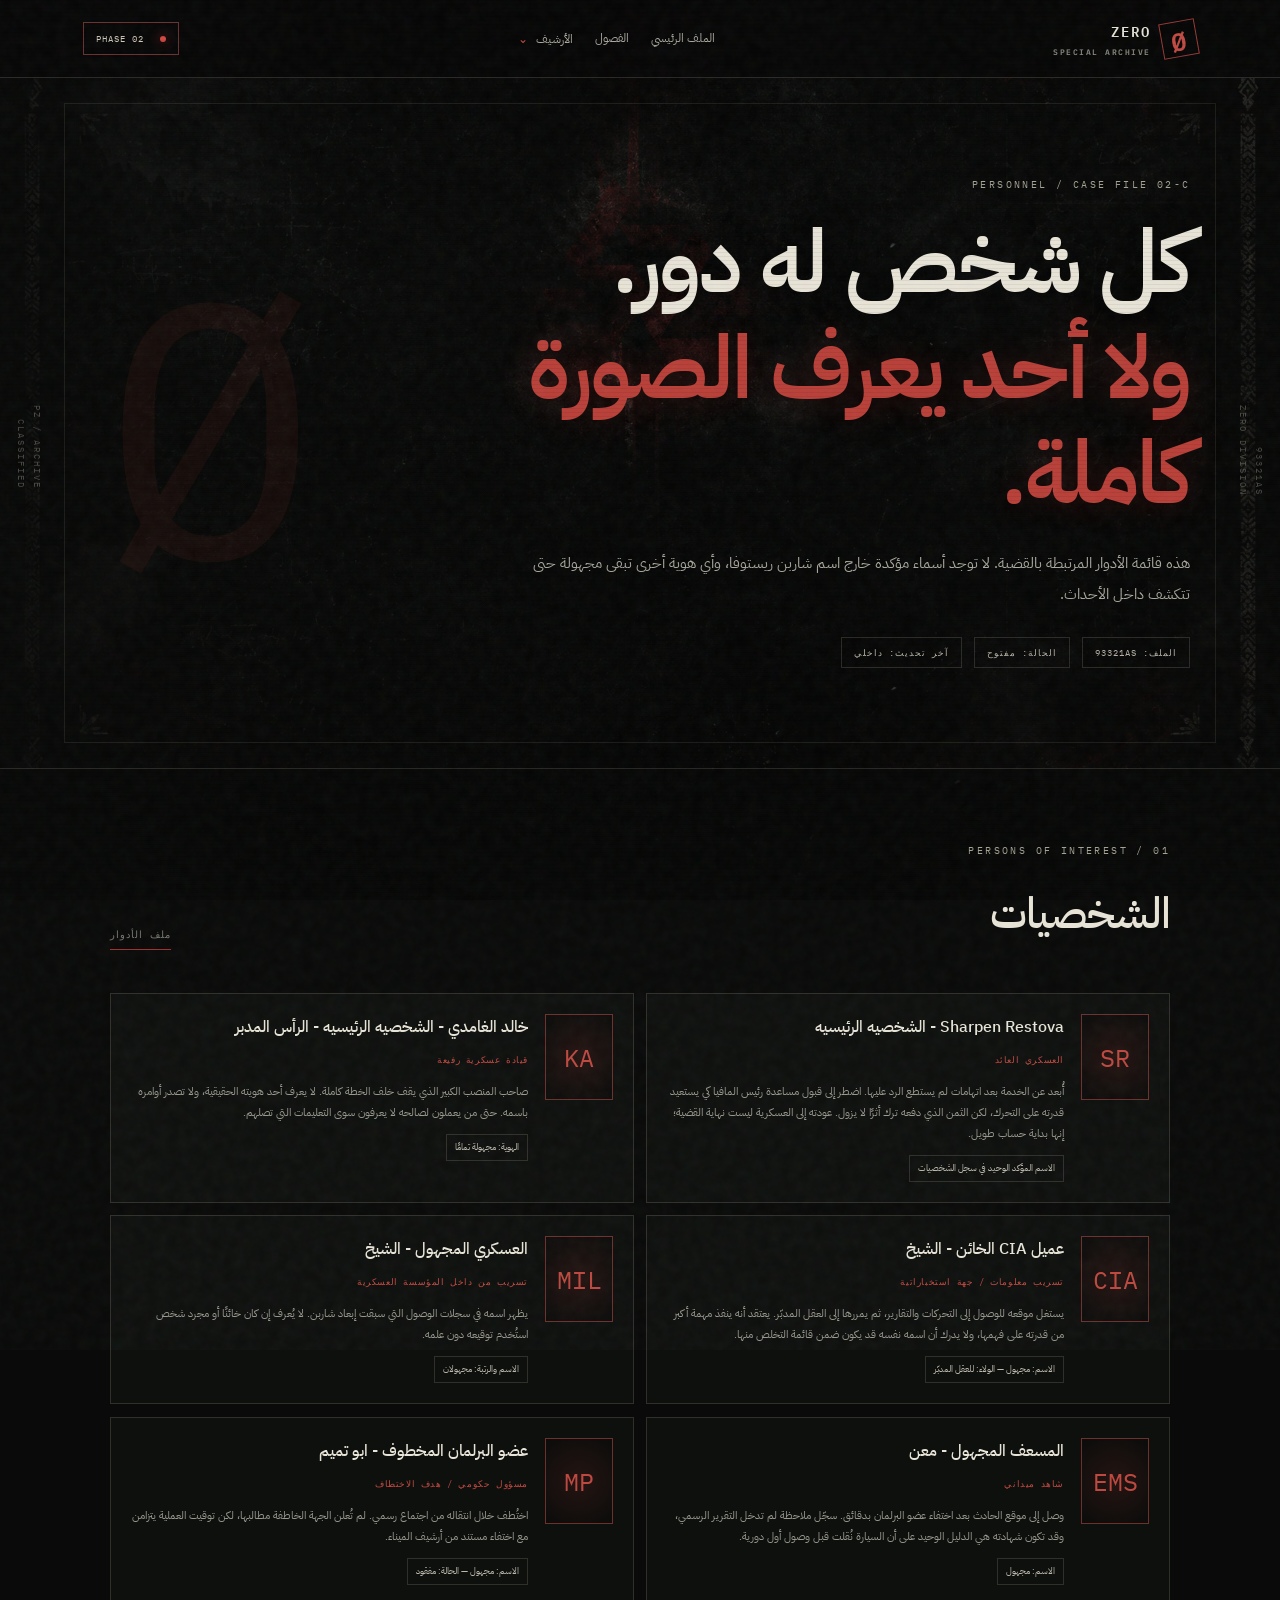
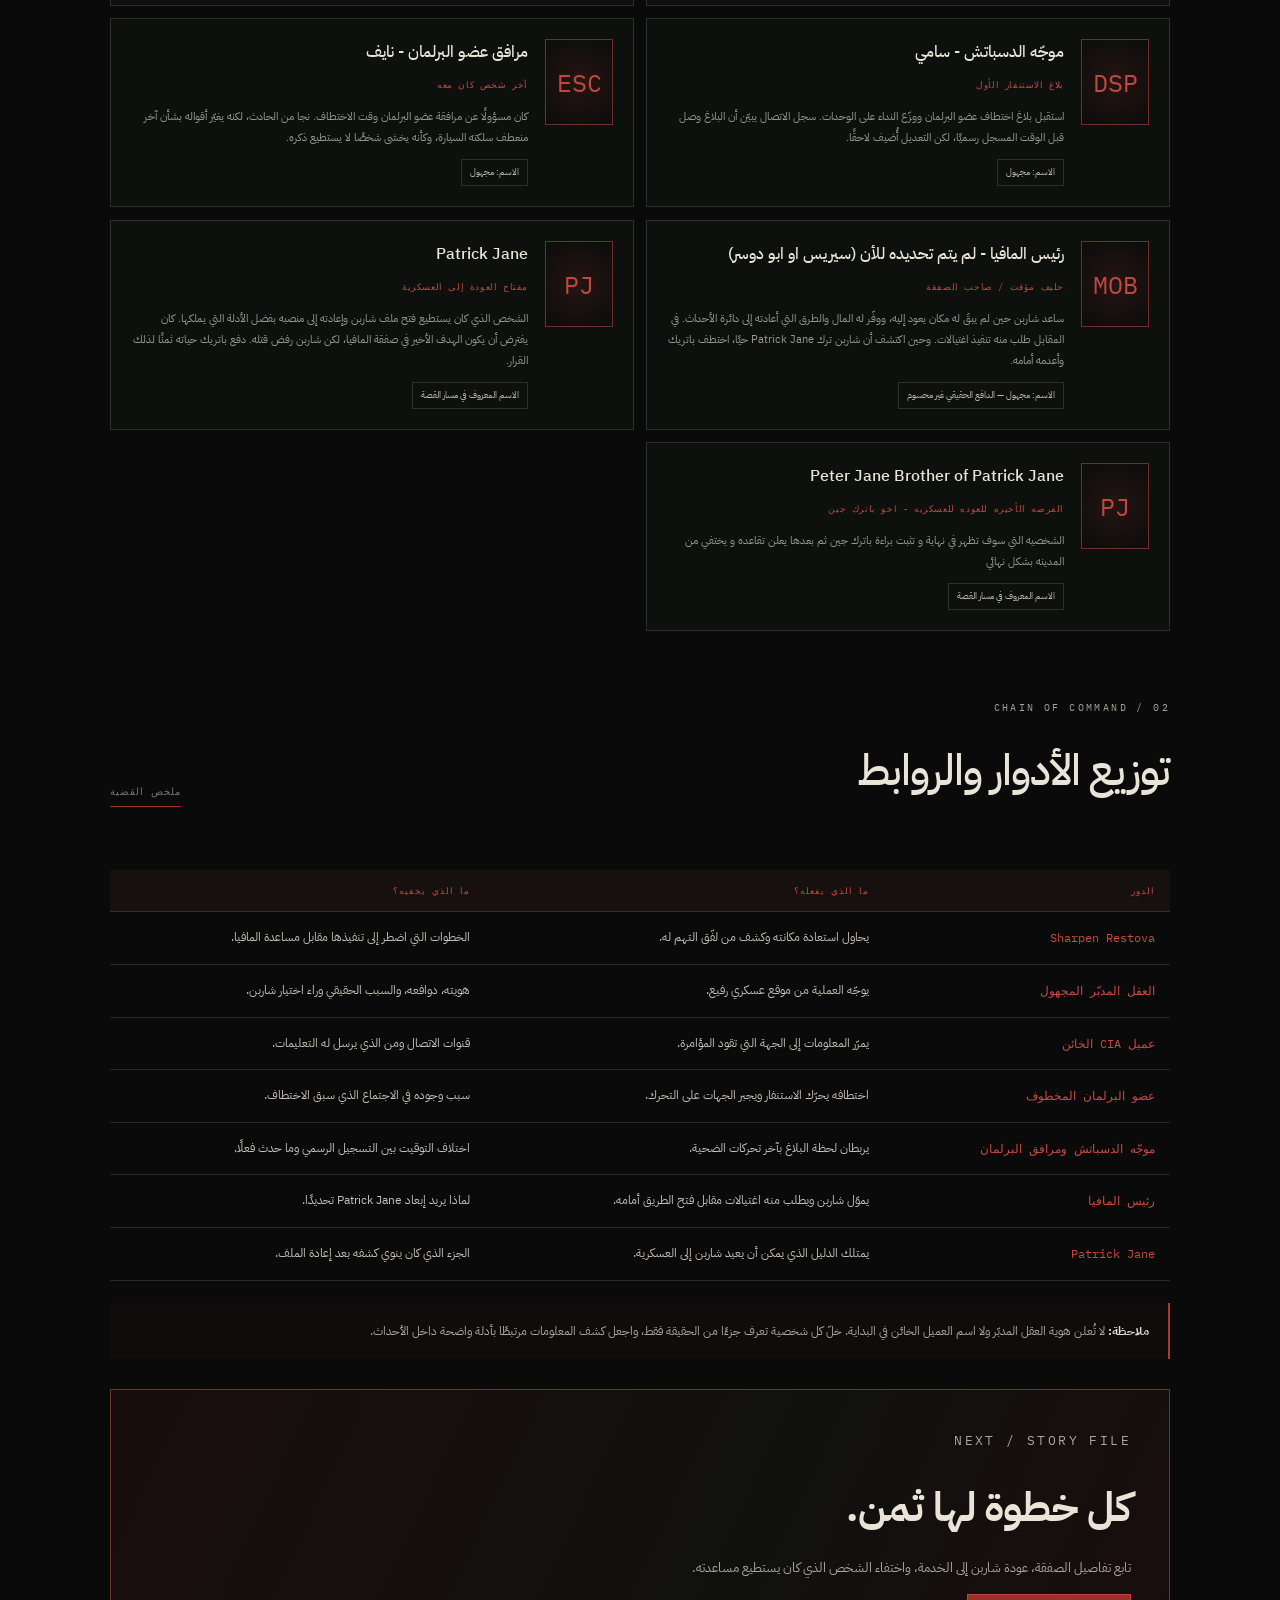
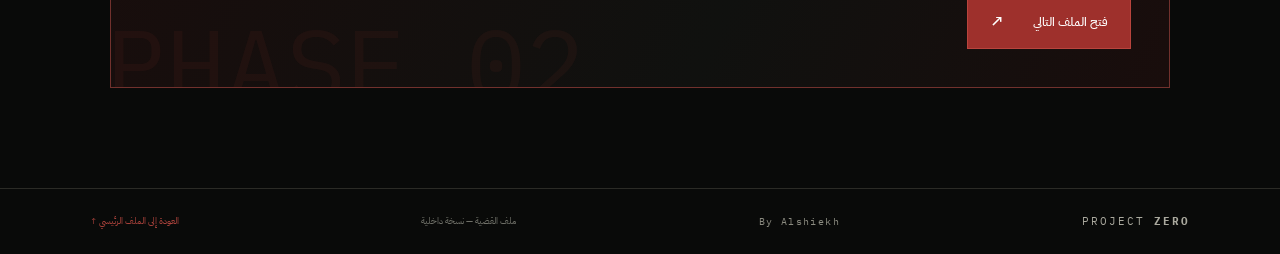
<file: 06-character-registry.html>
<!doctype html><html lang="ar" dir="rtl"><head><meta charset="utf-8"><meta name="viewport" content="width=device-width, initial-scale=1"><meta name="theme-color" content="#090a09"><title>PROJECT ZERO — Character Registry</title><link rel="preconnect" href="https://fonts.googleapis.com"><link rel="preconnect" href="https://fonts.gstatic.com" crossorigin><link href="https://fonts.googleapis.com/css2?family=IBM+Plex+Mono:wght@400;500;600&family=IBM+Plex+Sans+Arabic:wght@300;400;500;600;700&display=swap" rel="stylesheet"><link rel="stylesheet" href="style.css"></head><body class="archive-page"><div class="grain"></div><div class="scanlines"></div><div class="side-mark left">PZ / ARCHIVE<br>CLASSIFIED</div><div class="side-mark right">93321AS<br>ZERO DIVISION</div><header class="topbar"><a class="brand" href="01-project-zero.html"><span class="brand-mark">Ø</span><span>ZERO<span class="brand-sub">SPECIAL ARCHIVE</span></span></a><nav class="main-nav"><a class="section-link" href="01-project-zero.html#brief">الملف الرئيسي</a><a class="section-link" href="01-project-zero.html#timeline">الفصول</a><div class="nav-drop"><button class="nav-drop-toggle" type="button" aria-expanded="false">الأرشيف <span>⌄</span></button><div class="nav-drop-menu"><a href="01-project-zero.html"><b>01 / PROJECT ZERO</b><small>بداية القضية</small></a><a href="02-phase-two.html"><b>02 / PHASE TWO</b><small>ثمن العودة</small></a><a href="03-sharpen-ending.html"><b>03 / SHARPEN ENDING</b><small>النهاية والمطاردة</small></a><a href="04-story-summary.html"><b>04 / STORY SUMMARY</b><small>ملخص القصة كاملًا</small></a><a href="05-peter-jane-return.html"><b>05 / PETER JANE</b><small>سيناريو مقفل برمز</small></a><a href="06-character-registry.html"><b>06 / CHARACTERS</b><small>الشخصيات والأدوار</small></a><a href="07-strategic-brief.html"><b>07 / STRATEGIC</b><small>الخطة والطلبات البرمجية</small></a><a href="08-notes-archive.html"><b>08 / NOTES</b><small>دفتر الملاحظات</small></a></div></div></nav><a class="nav-alert" href="02-phase-two.html"><span class="red-dot"></span> PHASE 02</a></header><main><section class="archive-hero"><div class="archive-hero-content"><p class="eyebrow">PERSONNEL / CASE FILE 02-C</p><h1>كل شخص له دور.<br><em>ولا أحد يعرف الصورة كاملة.</em></h1><p>هذه قائمة الأدوار المرتبطة بالقضية. لا توجد أسماء مؤكدة خارج اسم شاربن ريستوفا، وأي هوية أخرى تبقى مجهولة حتى تتكشف داخل الأحداث.</p><div class="archive-kicker"><span>الملف: 93321AS</span><span>الحالة: مفتوح</span><span>آخر تحديث: داخلي</span></div></div></section>
<section class="archive-content"><div class="section-head"><div><p class="eyebrow">01 / PERSONS OF INTEREST</p><h2>الشخصيات</h2></div><span class="section-index">ملف الأدوار</span></div>
<div class="char-list">
<article class="char-card"><div class="char-avatar">SR</div><div><h3>Sharpen Restova - الشخصيه الرئيسيه</h3><span class="role">العسكري العائد</span><p>أُبعد عن الخدمة بعد اتهامات لم يستطع الرد عليها. اضطر إلى قبول مساعدة رئيس المافيا كي يستعيد قدرته على التحرك، لكن الثمن الذي دفعه ترك أثرًا لا يزول. عودته إلى العسكرية ليست نهاية القضية؛ إنها بداية حساب طويل.</p><span class="assignment">الاسم المؤكد الوحيد في سجل الشخصيات</span></div></article>
<article class="char-card"><div class="char-avatar">KA</div><div><h3>خالد الغامدي - الشخصيه الرئيسيه - الرأس المدبر</h3><span class="role">قيادة عسكرية رفيعة</span><p>صاحب المنصب الكبير الذي يقف خلف الخطة كاملة. لا يعرف أحد هويته الحقيقية، ولا تصدر أوامره باسمه. حتى من يعملون لصالحه لا يعرفون سوى التعليمات التي تصلهم.</p><span class="assignment">الهوية: مجهولة تمامًا</span></div></article>
<article class="char-card"><div class="char-avatar">CIA</div><div><h3>عميل CIA الخائن - الشيخ</h3><span class="role">تسريب معلومات / جهة استخباراتية</span><p>يستغل موقعه للوصول إلى التحركات والتقارير، ثم يمررها إلى العقل المدبّر. يعتقد أنه ينفذ مهمة أكبر من قدرته على فهمها، ولا يدرك أن اسمه نفسه قد يكون ضمن قائمة التخلص منها.</p><span class="assignment">الاسم: مجهول — الولاء: للعقل المدبّر</span></div></article>
<article class="char-card"><div class="char-avatar">MIL</div><div><h3>العسكري المجهول - الشيخ</h3><span class="role">تسريب من داخل المؤسسة العسكرية</span><p>يظهر اسمه في سجلات الوصول التي سبقت إبعاد شاربن. لا يُعرف إن كان خائنًا أو مجرد شخص استُخدم توقيعه دون علمه.</p><span class="assignment">الاسم والرتبة: مجهولان</span></div></article>
<article class="char-card"><div class="char-avatar">EMS</div><div><h3>المسعف المجهول - معن</h3><span class="role">شاهد ميداني</span><p>وصل إلى موقع الحادث بعد اختفاء عضو البرلمان بدقائق. سجّل ملاحظة لم تدخل التقرير الرسمي، وقد تكون شهادته هي الدليل الوحيد على أن السيارة نُقلت قبل وصول أول دورية.</p><span class="assignment">الاسم: مجهول</span></div></article>
<article class="char-card"><div class="char-avatar">MP</div><div><h3>عضو البرلمان المخطوف - ابو تميم</h3><span class="role">مسؤول حكومي / هدف الاختطاف</span><p>اختُطف خلال انتقاله من اجتماع رسمي. لم تُعلن الجهة الخاطفة مطالبها، لكن توقيت العملية يتزامن مع اختفاء مستند من أرشيف الميناء.</p><span class="assignment">الاسم: مجهول — الحالة: مفقود</span></div></article>
<article class="char-card"><div class="char-avatar">DSP</div><div><h3>موجّه الدسباتش - سامي</h3><span class="role">بلاغ الاستنفار الأول</span><p>استقبل بلاغ اختطاف عضو البرلمان ووزّع النداء على الوحدات. سجل الاتصال يبيّن أن البلاغ وصل قبل الوقت المسجل رسميًا، لكن التعديل أُضيف لاحقًا.</p><span class="assignment">الاسم: مجهول</span></div></article>
<article class="char-card"><div class="char-avatar">ESC</div><div><h3>مرافق عضو البرلمان - نايف </h3><span class="role">آخر شخص كان معه</span><p>كان مسؤولًا عن مرافقة عضو البرلمان وقت الاختطاف. نجا من الحادث، لكنه يغيّر أقواله بشأن آخر منعطف سلكته السيارة، وكأنه يخشى شخصًا لا يستطيع ذكره.</p><span class="assignment">الاسم: مجهول</span></div></article>
<article class="char-card"><div class="char-avatar">MOB</div><div><h3>رئيس المافيا - لم يتم تحديده للأن (سيريس او ابو دوسر) </h3><span class="role">حليف مؤقت / صاحب الصفقة</span><p>ساعد شاربن حين لم يبقَ له مكان يعود إليه، ووفّر له المال والطرق التي أعادته إلى دائرة الأحداث. في المقابل طلب منه تنفيذ اغتيالات. وحين اكتشف أن شاربن ترك Patrick Jane حيًا، اختطف باتريك وأعدمه أمامه.</p><span class="assignment">الاسم: مجهول — الدافع الحقيقي غير محسوم</span></div></article>
<article class="char-card"><div class="char-avatar">PJ</div><div><h3>Patrick Jane</h3><span class="role">مفتاح العودة إلى العسكرية</span><p>الشخص الذي كان يستطيع فتح ملف شاربن وإعادته إلى منصبه بفضل الأدلة التي يملكها. كان يفترض أن يكون الهدف الأخير في صفقة المافيا، لكن شاربن رفض قتله. دفع باتريك حياته ثمنًا لذلك القرار.</p><span class="assignment">الاسم المعروف في مسار القصة</span></div></article>
<article class="char-card"><div class="char-avatar">PJ</div><div><h3>Peter Jane Brother of Patrick Jane</h3><span class="role"> الفرصه الأخيره للعوده للعسكريه - اخو باترك جين </span><p>الشخصيه التي سوف تظهر في نهاية و تثبت براءة باترك جين ثم بعدها يعلن تقاعده و يختفي من المدينه بشكل نهائي</p><span class="assignment">الاسم المعروف في مسار القصة</span></div></article>


</div>


<div class="section-head" style="margin-top:70px"><div><p class="eyebrow">02 / CHAIN OF COMMAND</p><h2>توزيع الأدوار والروابط</h2></div><span class="section-index">ملخص القضية</span></div>
<div style="overflow-x:auto"><table class="rank-table"><thead><tr><th>الدور</th><th>ما الذي يفعله؟</th><th>ما الذي يخفيه؟</th></tr></thead><tbody>
<tr><td>Sharpen Restova</td><td>يحاول استعادة مكانته وكشف من لفّق التهم له.</td><td>الخطوات التي اضطر إلى تنفيذها مقابل مساعدة المافيا.</td></tr>
<tr><td>العقل المدبّر المجهول</td><td>يوجّه العملية من موقع عسكري رفيع.</td><td>هويته، دوافعه، والسبب الحقيقي وراء اختيار شاربن.</td></tr>
<tr><td>عميل CIA الخائن</td><td>يمرّر المعلومات إلى الجهة التي تقود المؤامرة.</td><td>قنوات الاتصال ومن الذي يرسل له التعليمات.</td></tr>
<tr><td>عضو البرلمان المخطوف</td><td>اختطافه يحرّك الاستنفار ويجبر الجهات على التحرك.</td><td>سبب وجوده في الاجتماع الذي سبق الاختطاف.</td></tr>
<tr><td>موجّه الدسباتش ومرافق البرلمان</td><td>يربطان لحظة البلاغ بآخر تحركات الضحية.</td><td>اختلاف التوقيت بين التسجيل الرسمي وما حدث فعلًا.</td></tr>
<tr><td>رئيس المافيا</td><td>يموّل شاربن ويطلب منه اغتيالات مقابل فتح الطريق أمامه.</td><td>لماذا يريد إبعاد Patrick Jane تحديدًا.</td></tr>
<tr><td>Patrick Jane</td><td>يمتلك الدليل الذي يمكن أن يعيد شاربن إلى العسكرية.</td><td>الجزء الذي كان ينوي كشفه بعد إعادة الملف.</td></tr>
</tbody></table></div>
<div class="secret-note"><b>ملاحظة:</b> لا تُعلن هوية العقل المدبّر ولا اسم العميل الخائن في البداية. خلّ كل شخصية تعرف جزءًا من الحقيقة فقط، واجعل كشف المعلومات مرتبطًا بأدلة واضحة داخل الأحداث.</div>
<div class="phase-gate"><p class="eyebrow">NEXT / STORY FILE</p><h3>كل خطوة لها ثمن.</h3><p>تابع تفاصيل الصفقة، عودة شاربن إلى الخدمة، واختفاء الشخص الذي كان يستطيع مساعدته.</p><a class="primary-btn" href="02-phase-two.html">فتح الملف التالي <span>↗</span></a></div>
</section><footer><div class="footer-brand">PROJECT <b>ZERO</b></div><span class="signature-tip" tabindex="0" aria-label="By Alshiekh — صاحب الفكرة المحنكه">By Alshiekh <span class="signature-tooltip">صاحب الفكرة المحنكه</span></span><span>ملف القضية — نسخة داخلية</span><a href="01-project-zero.html">العودة إلى الملف الرئيسي ↑</a></footer><div class="phase-overlay" id="phaseOverlay" aria-hidden="true"><div><div class="phase-mark">ZERO / ZERO</div><p>الملف لا يزال مفتوحًا</p></div></div><script src="archive.js"></script></main></body></html>
</file>
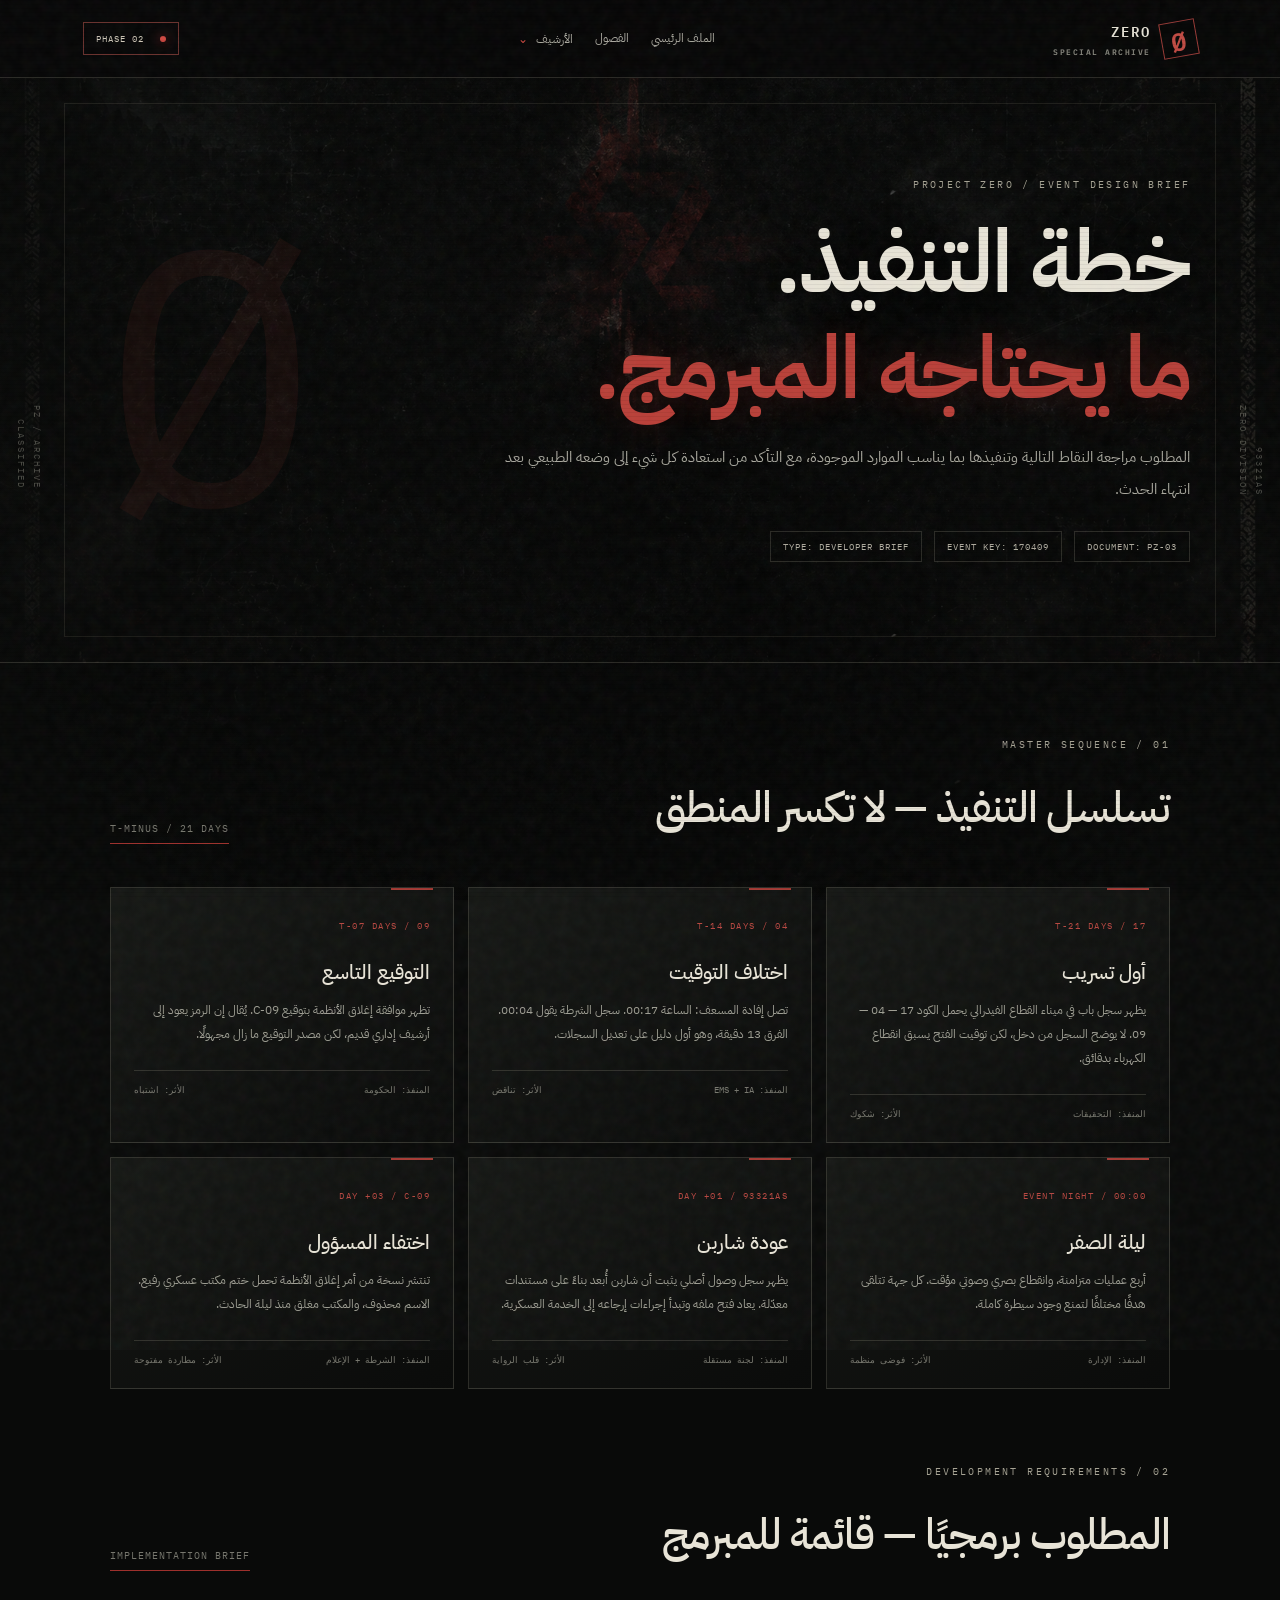
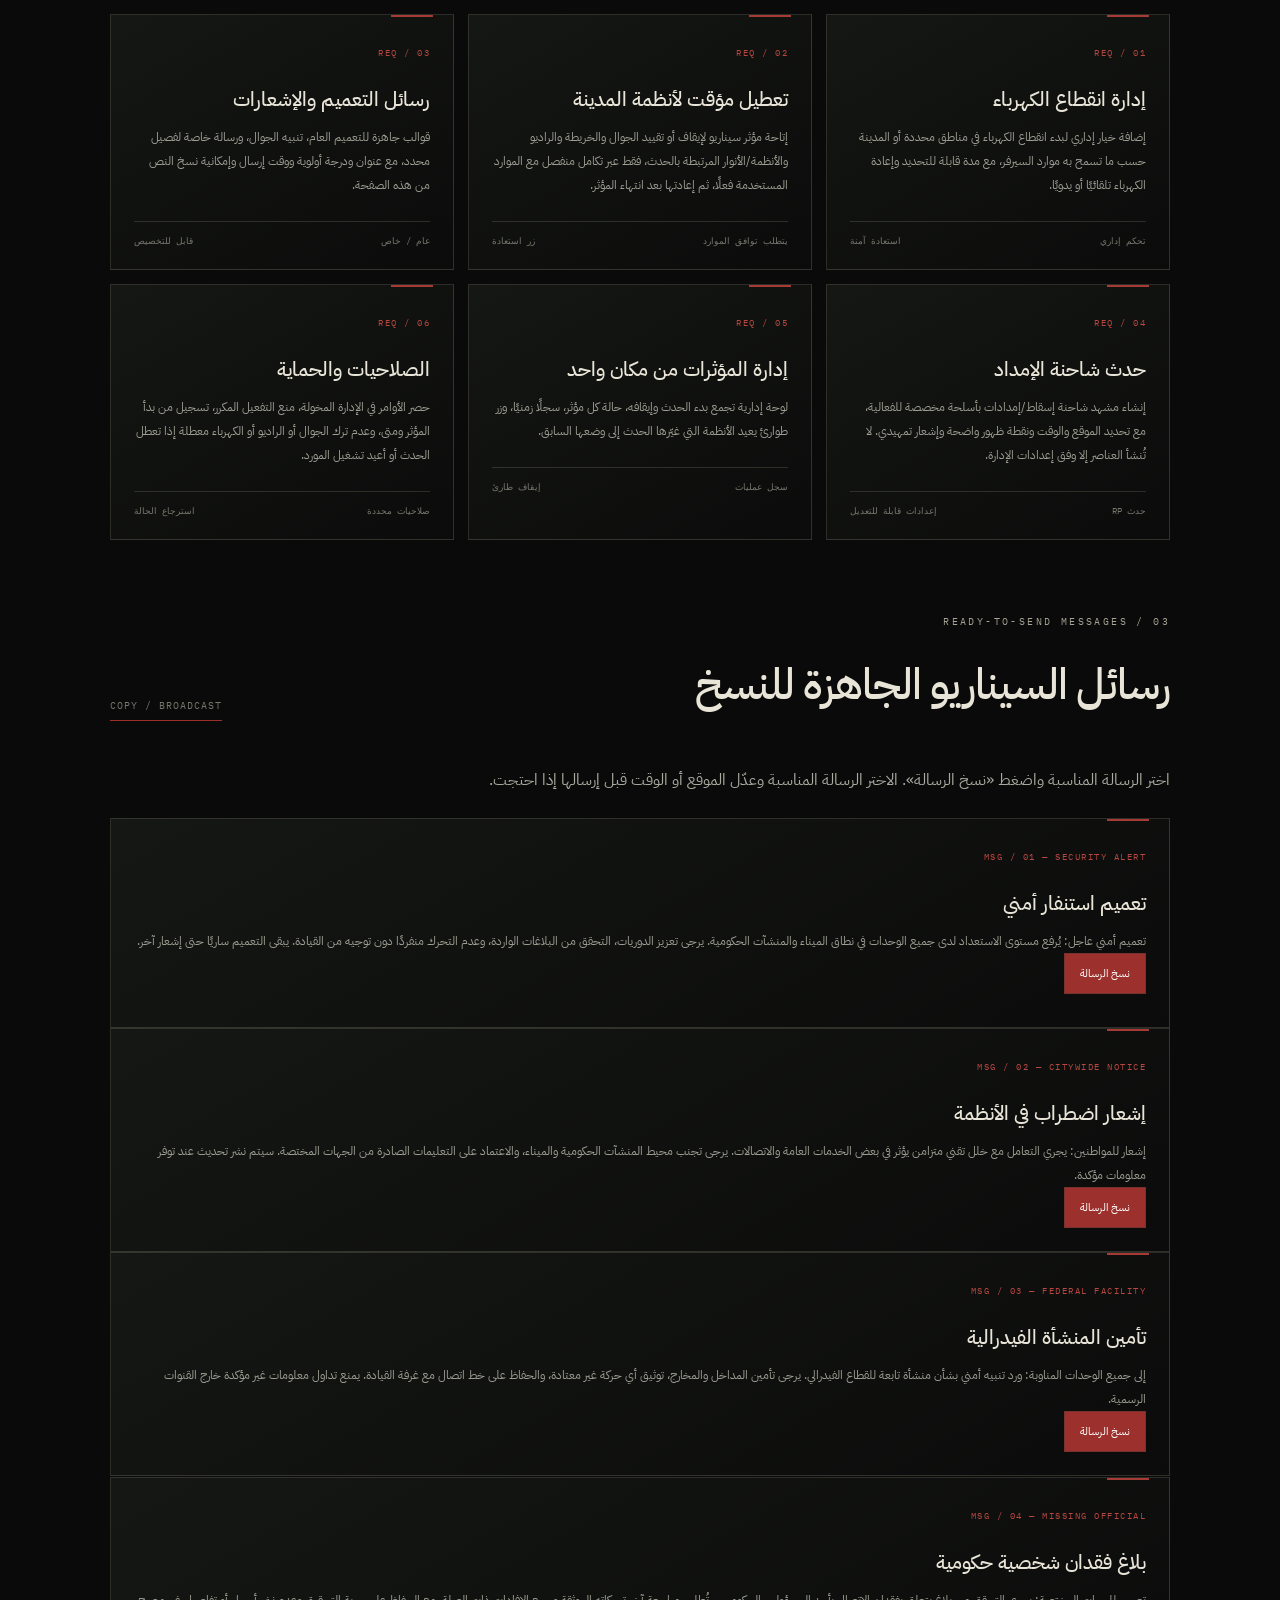
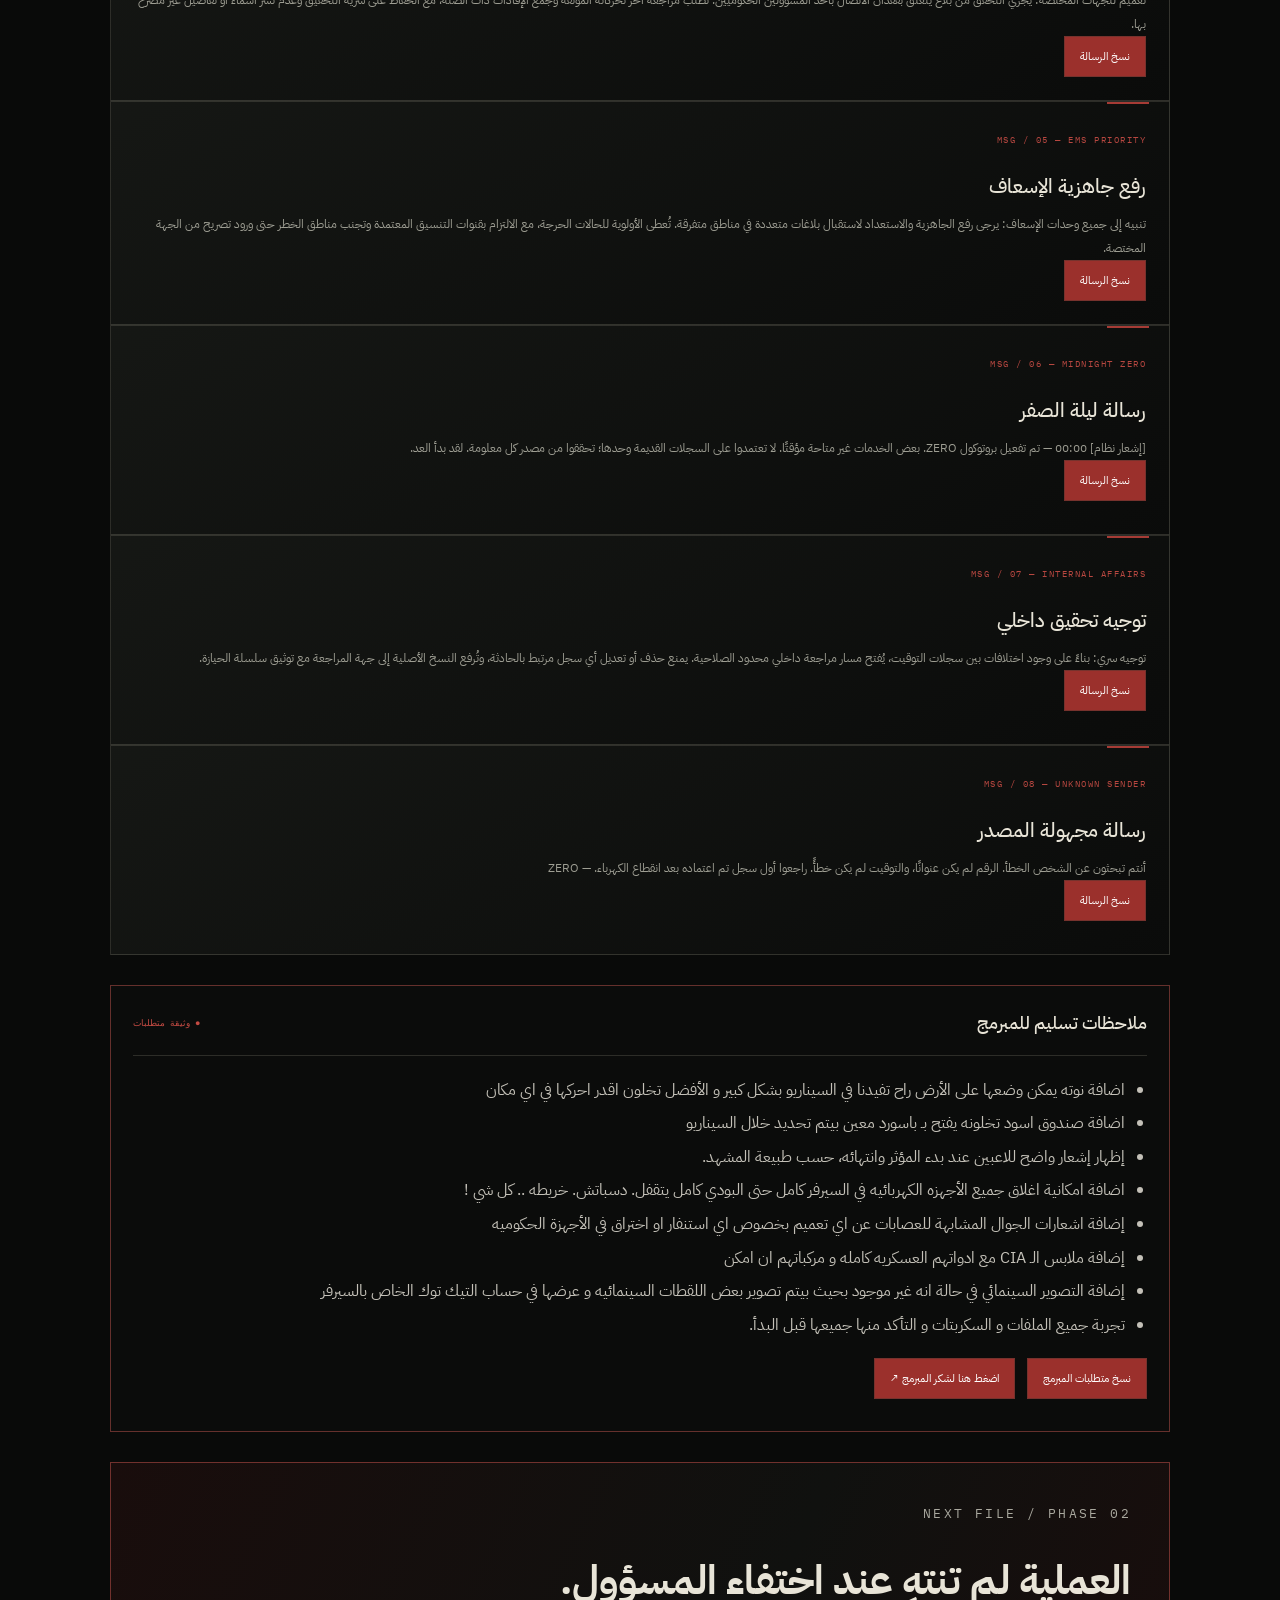
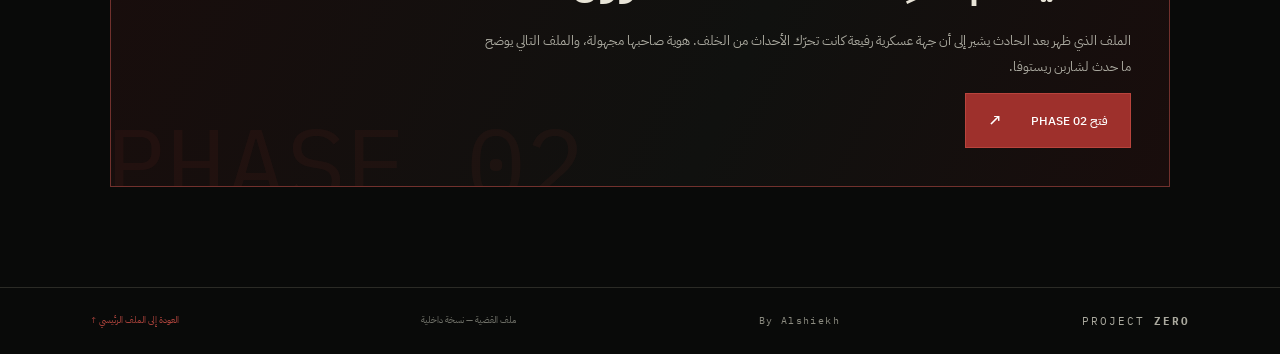
<file: 07-strategic-brief.html>
<!doctype html><html lang="ar" dir="rtl"><head><meta charset="utf-8"><meta name="viewport" content="width=device-width, initial-scale=1"><meta name="theme-color" content="#090a09"><title>PROJECT ZERO — Strategic Control</title><link rel="preconnect" href="https://fonts.googleapis.com"><link rel="preconnect" href="https://fonts.gstatic.com" crossorigin><link href="https://fonts.googleapis.com/css2?family=IBM+Plex+Mono:wght@400;500;600&family=IBM+Plex+Sans+Arabic:wght@300;400;500;600;700&display=swap" rel="stylesheet"><link rel="stylesheet" href="style.css"></head><body class="archive-page"><div class="grain"></div><div class="scanlines"></div><div class="side-mark left">PZ / ARCHIVE<br>CLASSIFIED</div><div class="side-mark right">93321AS<br>ZERO DIVISION</div><header class="topbar"><a class="brand" href="01-project-zero.html"><span class="brand-mark">Ø</span><span>ZERO<span class="brand-sub">SPECIAL ARCHIVE</span></span></a><nav class="main-nav"><a class="section-link" href="01-project-zero.html#brief">الملف الرئيسي</a><a class="section-link" href="01-project-zero.html#timeline">الفصول</a><div class="nav-drop"><button class="nav-drop-toggle" type="button" aria-expanded="false">الأرشيف <span>⌄</span></button><div class="nav-drop-menu"><a href="01-project-zero.html"><b>01 / PROJECT ZERO</b><small>بداية القضية</small></a><a href="02-phase-two.html"><b>02 / PHASE TWO</b><small>ثمن العودة</small></a><a href="03-sharpen-ending.html"><b>03 / SHARPEN ENDING</b><small>النهاية والمطاردة</small></a><a href="04-story-summary.html"><b>04 / STORY SUMMARY</b><small>ملخص القصة كاملًا</small></a><a href="05-peter-jane-return.html"><b>05 / PETER JANE</b><small>سيناريو مقفل برمز</small></a><a href="06-character-registry.html"><b>06 / CHARACTERS</b><small>الشخصيات والأدوار</small></a><a href="07-strategic-brief.html"><b>07 / STRATEGIC</b><small>الخطة والطلبات البرمجية</small></a><a href="08-notes-archive.html"><b>08 / NOTES</b><small>دفتر الملاحظات</small></a></div></div></nav><a class="nav-alert" href="02-phase-two.html"><span class="red-dot"></span> PHASE 02</a></header><main>
<section class="archive-hero"><div class="archive-hero-content"><p class="eyebrow">PROJECT ZERO / EVENT DESIGN BRIEF</p><h1>خطة التنفيذ.<br><em>ما يحتاجه المبرمج.</em></h1><p>المطلوب مراجعة النقاط التالية وتنفيذها بما يناسب الموارد الموجودة، مع التأكد من استعادة كل شيء إلى وضعه الطبيعي بعد انتهاء الحدث.</p><div class="archive-kicker"><span>DOCUMENT: PZ-03</span><span>EVENT KEY: 170409</span><span>TYPE: DEVELOPER BRIEF</span></div></div></section>
<section class="archive-content"><div class="section-head"><div><p class="eyebrow">01 / MASTER SEQUENCE</p><h2>تسلسل التنفيذ — لا تكسر المنطق</h2></div><span class="section-index">T-MINUS / 21 DAYS</span></div>
<div class="archive-grid">
<article class="archive-card"><span class="card-code">T-21 DAYS / 17</span><h3>أول تسريب</h3><p>يظهر سجل باب في ميناء القطاع الفيدرالي يحمل الكود 17 — 04 — 09. لا يوضح السجل من دخل، لكن توقيت الفتح يسبق انقطاع الكهرباء بدقائق.</p><div class="card-foot"><span>المنفذ: التحقيقات</span><span>الأثر: شكوك</span></div></article>
<article class="archive-card"><span class="card-code">T-14 DAYS / 04</span><h3>اختلاف التوقيت</h3><p>تصل إفادة المسعف: الساعة 00:17. سجل الشرطة يقول 00:04. الفرق 13 دقيقة، وهو أول دليل على تعديل السجلات.</p><div class="card-foot"><span>المنفذ: EMS + IA</span><span>الأثر: تناقض</span></div></article>
<article class="archive-card"><span class="card-code">T-07 DAYS / 09</span><h3>التوقيع التاسع</h3><p>تظهر موافقة إغلاق الأنظمة بتوقيع C-09. يُقال إن الرمز يعود إلى أرشيف إداري قديم، لكن مصدر التوقيع ما زال مجهولًا.</p><div class="card-foot"><span>المنفذ: الحكومة</span><span>الأثر: اشتباه</span></div></article>
<article class="archive-card"><span class="card-code">EVENT NIGHT / 00:00</span><h3>ليلة الصفر</h3><p>أربع عمليات متزامنة، وانقطاع بصري وصوتي مؤقت. كل جهة تتلقى هدفًا مختلفًا لتمنع وجود سيطرة كاملة.</p><div class="card-foot"><span>المنفذ: الإدارة</span><span>الأثر: فوضى منظمة</span></div></article>
<article class="archive-card"><span class="card-code">DAY +01 / 93321AS</span><h3>عودة شاربن</h3><p>يظهر سجل وصول أصلي يثبت أن شاربن أُبعد بناءً على مستندات معدّلة. يعاد فتح ملفه وتبدأ إجراءات إرجاعه إلى الخدمة العسكرية.</p><div class="card-foot"><span>المنفذ: لجنة مستقلة</span><span>الأثر: قلب الرواية</span></div></article>
<article class="archive-card"><span class="card-code">DAY +03 / C-09</span><h3>اختفاء المسؤول</h3><p>تنتشر نسخة من أمر إغلاق الأنظمة تحمل ختم مكتب عسكري رفيع. الاسم محذوف، والمكتب مغلق منذ ليلة الحادث.</p><div class="card-foot"><span>المنفذ: الشرطة + الإعلام</span><span>الأثر: مطاردة مفتوحة</span></div></article>
</div>
<div class="section-head" style="margin-top:75px"><div><p class="eyebrow">02 / DEVELOPMENT REQUIREMENTS</p><h2>المطلوب برمجيًا — قائمة للمبرمج</h2></div><span class="section-index">IMPLEMENTATION BRIEF</span></div>
<div class="archive-grid">
<article class="archive-card"><span class="card-code">REQ / 01</span><h3>إدارة انقطاع الكهرباء</h3><p>إضافة خيار إداري لبدء انقطاع الكهرباء في مناطق محددة أو المدينة حسب ما تسمح به موارد السيرفر، مع مدة قابلة للتحديد وإعادة الكهرباء تلقائيًا أو يدويًا.</p><div class="card-foot"><span>تحكم إداري</span><span>استعادة آمنة</span></div></article>
<article class="archive-card"><span class="card-code">REQ / 02</span><h3>تعطيل مؤقت لأنظمة المدينة</h3><p>إتاحة مؤثر سيناريو لإيقاف أو تقييد الجوال والخريطة والراديو والأنظمة/الأنوار المرتبطة بالحدث، فقط عبر تكامل منفصل مع الموارد المستخدمة فعلًا، ثم إعادتها بعد انتهاء المؤثر.</p><div class="card-foot"><span>يتطلب توافق الموارد</span><span>زر استعادة</span></div></article>
<article class="archive-card"><span class="card-code">REQ / 03</span><h3>رسائل التعميم والإشعارات</h3><p>قوالب جاهزة للتعميم العام، تنبيه الجوال، ورسالة خاصة لفصيل محدد، مع عنوان ودرجة أولوية ووقت إرسال وإمكانية نسخ النص من هذه الصفحة.</p><div class="card-foot"><span>عام / خاص</span><span>قابل للتخصيص</span></div></article>
<article class="archive-card"><span class="card-code">REQ / 04</span><h3>حدث شاحنة الإمداد</h3><p>إنشاء مشهد شاحنة إسقاط/إمدادات بأسلحة مخصصة للفعالية، مع تحديد الموقع والوقت ونقطة ظهور واضحة وإشعار تمهيدي. لا تُنشأ العناصر إلا وفق إعدادات الإدارة.</p><div class="card-foot"><span>حدث RP</span><span>إعدادات قابلة للتعديل</span></div></article>
<article class="archive-card"><span class="card-code">REQ / 05</span><h3>إدارة المؤثرات من مكان واحد</h3><p>لوحة إدارية تجمع بدء الحدث وإيقافه، حالة كل مؤثر، سجلًا زمنيًا، وزر طوارئ يعيد الأنظمة التي غيّرها الحدث إلى وضعها السابق.</p><div class="card-foot"><span>سجل عمليات</span><span>إيقاف طارئ</span></div></article>
<article class="archive-card"><span class="card-code">REQ / 06</span><h3>الصلاحيات والحماية</h3><p>حصر الأوامر في الإدارة المخولة، منع التفعيل المكرر، تسجيل من بدأ المؤثر ومتى، وعدم ترك الجوال أو الراديو أو الكهرباء معطلة إذا تعطل الحدث أو أعيد تشغيل المورد.</p><div class="card-foot"><span>صلاحيات محددة</span><span>استرجاع الحالة</span></div></article>
</div>
<div class="section-head" style="margin-top:75px"><div><p class="eyebrow">03 / READY-TO-SEND MESSAGES</p><h2>رسائل السيناريو الجاهزة للنسخ</h2></div><span class="section-index">COPY / BROADCAST</span></div>
<p style="color:#aaa99f;line-height:2;margin-bottom:22px">اختر الرسالة المناسبة واضغط «نسخ الرسالة». الاختر الرسالة المناسبة وعدّل الموقع أو الوقت قبل إرسالها إذا احتجت.</p>
<div class="message-list">
<article class="archive-card message-card"><span class="card-code">MSG / 01 — SECURITY ALERT</span><h3>تعميم استنفار أمني</h3><p class="message-text">تعميم أمني عاجل: يُرفع مستوى الاستعداد لدى جميع الوحدات في نطاق الميناء والمنشآت الحكومية. يرجى تعزيز الدوريات، التحقق من البلاغات الواردة، وعدم التحرك منفردًا دون توجيه من القيادة. يبقى التعميم ساريًا حتى إشعار آخر.</p><button class="code-copy copy-message">نسخ الرسالة</button></article>
<article class="archive-card message-card"><span class="card-code">MSG / 02 — CITYWIDE NOTICE</span><h3>إشعار اضطراب في الأنظمة</h3><p class="message-text">إشعار للمواطنين: يجري التعامل مع خلل تقني متزامن يؤثر في بعض الخدمات العامة والاتصالات. يرجى تجنب محيط المنشآت الحكومية والميناء، والاعتماد على التعليمات الصادرة من الجهات المختصة. سيتم نشر تحديث عند توفر معلومات مؤكدة.</p><button class="code-copy copy-message">نسخ الرسالة</button></article>
<article class="archive-card message-card"><span class="card-code">MSG / 03 — FEDERAL FACILITY</span><h3>تأمين المنشأة الفيدرالية</h3><p class="message-text">إلى جميع الوحدات المناوبة: ورد تنبيه أمني بشأن منشأة تابعة للقطاع الفيدرالي. يرجى تأمين المداخل والمخارج، توثيق أي حركة غير معتادة، والحفاظ على خط اتصال مع غرفة القيادة. يمنع تداول معلومات غير مؤكدة خارج القنوات الرسمية.</p><button class="code-copy copy-message">نسخ الرسالة</button></article>
<article class="archive-card message-card"><span class="card-code">MSG / 04 — MISSING OFFICIAL</span><h3>بلاغ فقدان شخصية حكومية</h3><p class="message-text">تعميم للجهات المختصة: يجري التحقق من بلاغ يتعلق بفقدان الاتصال بأحد المسؤولين الحكوميين. تُطلب مراجعة آخر تحركاته الموثقة وجمع الإفادات ذات الصلة، مع الحفاظ على سرية التحقيق وعدم نشر أسماء أو تفاصيل غير مصرح بها.</p><button class="code-copy copy-message">نسخ الرسالة</button></article>
<article class="archive-card message-card"><span class="card-code">MSG / 05 — EMS PRIORITY</span><h3>رفع جاهزية الإسعاف</h3><p class="message-text">تنبيه إلى جميع وحدات الإسعاف: يرجى رفع الجاهزية والاستعداد لاستقبال بلاغات متعددة في مناطق متفرقة. تُعطى الأولوية للحالات الحرجة، مع الالتزام بقنوات التنسيق المعتمدة وتجنب مناطق الخطر حتى ورود تصريح من الجهة المختصة.</p><button class="code-copy copy-message">نسخ الرسالة</button></article>
<article class="archive-card message-card"><span class="card-code">MSG / 06 — MIDNIGHT ZERO</span><h3>رسالة ليلة الصفر</h3><p class="message-text">[إشعار نظام] 00:00 — تم تفعيل بروتوكول ZERO. بعض الخدمات غير متاحة مؤقتًا. لا تعتمدوا على السجلات القديمة وحدها؛ تحققوا من مصدر كل معلومة. لقد بدأ العد.</p><button class="code-copy copy-message">نسخ الرسالة</button></article>
<article class="archive-card message-card"><span class="card-code">MSG / 07 — INTERNAL AFFAIRS</span><h3>توجيه تحقيق داخلي</h3><p class="message-text">توجيه سري: بناءً على وجود اختلافات بين سجلات التوقيت، يُفتح مسار مراجعة داخلي محدود الصلاحية. يمنع حذف أو تعديل أي سجل مرتبط بالحادثة، وتُرفع النسخ الأصلية إلى جهة المراجعة مع توثيق سلسلة الحيازة.</p><button class="code-copy copy-message">نسخ الرسالة</button></article>
<article class="archive-card message-card"><span class="card-code">MSG / 08 — UNKNOWN SENDER</span><h3>رسالة مجهولة المصدر</h3><p class="message-text">أنتم تبحثون عن الشخص الخطأ. الرقم لم يكن عنوانًا، والتوقيت لم يكن خطأً. راجعوا أول سجل تم اعتماده بعد انقطاع الكهرباء. — ZERO</p><button class="code-copy copy-message">نسخ الرسالة</button></article>
</div>
<div class="console" style="margin-top:30px"><div class="console-head"><h3>ملاحظات تسليم للمبرمج</h3><span class="console-status">● وثيقة متطلبات</span></div><ul style="color:#c4c1b8;line-height:2.1;padding-right:22px"><li>اضافة نوته يمكن وضعها على الأرض راح تفيدنا في السيناريو بشكل كبير و الأفضل تخلون اقدر احركها في اي مكان</li><li>اضافة صندوق اسود تخلونه يفتح بـ باسورد معين بيتم تحديد خلال السيناريو</li><li>إظهار إشعار واضح للاعبين عند بدء المؤثر وانتهائه، حسب طبيعة المشهد.</li><li>اضافة امكانية اغلاق جميع الأجهزه الكهربائيه في السيرفر كامل حتى البودي كامل يتقفل. دسباتش. خريطه .. كل شي !</li><li>إضافة اشعارات الجوال المشابهة للعصابات عن اي تعميم بخصوص اي استنفار او اختراق في الأجهزة الحكوميه</li><li>إضافة ملابس الـ CIA مع ادواتهم العسكريه كامله و مركباتهم ان امكن </li><li> إضافة التصوير السينمائي في حالة انه غير موجود بحيث بيتم تصوير بعض اللقطات السينمائيه و عرضها في حساب التيك توك الخاص بالسيرفر </li><li>تجربة جميع الملفات و السكربتات و التأكد منها جميعها قبل البدأ.</li></ul><button class="code-copy" id="copyPlan">نسخ متطلبات المبرمج</button> <a class="code-copy" id="thankDeveloper" href="https://discord.gg/gWTgmDXR8J" target="_blank" rel="noopener noreferrer" style="display:inline-block;text-decoration:none;margin-right:8px">اضغط هنا لشكر المبرمج ↗</a><span id="copyStatus" aria-live="polite" style="display:block;margin-top:10px;color:#d6b078;font-size:12px"></span></div>
<div class="phase-gate"><p class="eyebrow">NEXT FILE / PHASE 02</p><h3>العملية لم تنتهِ عند اختفاء المسؤول.</h3><p>الملف الذي ظهر بعد الحادث يشير إلى أن جهة عسكرية رفيعة كانت تحرّك الأحداث من الخلف. هوية صاحبها مجهولة، والملف التالي يوضح ما حدث لشاربن ريستوفا.</p><button class="primary-btn phase-transition" id="phaseTransition">فتح PHASE 02 <span>↗</span></button></div>
</section><footer><div class="footer-brand">PROJECT <b>ZERO</b></div><span class="signature-tip" tabindex="0" aria-label="By Alshiekh — صاحب الفكرة المحنك">By Alshiekh<span class="signature-tooltip">صاحب الفكرة المحنك</span></span><span>ملف القضية — نسخة داخلية</span><a href="01-project-zero.html">العودة إلى الملف الرئيسي ↑</a></footer><div class="phase-overlay" id="phaseOverlay" aria-hidden="true"><div><div class="phase-mark">ZERO / ZERO</div><p>REWRITING THE RECORD · PHASE 02</p></div></div><script>
const copyStatus = document.getElementById('copyStatus');
async function copyText(text, button){
  try { await navigator.clipboard.writeText(text); }
  catch(e){ const t=document.createElement('textarea'); t.value=text; document.body.appendChild(t); t.select(); document.execCommand('copy'); t.remove(); }
  if(button){ const old=button.textContent; button.textContent='تم النسخ ✓'; setTimeout(()=>button.textContent=old,1500); }
  if(copyStatus) copyStatus.textContent='تم نسخ النص إلى الحافظة.';
}
document.querySelectorAll('.copy-message').forEach(button=>button.addEventListener('click',()=>{
  const card=button.closest('.message-card');
  const heading=card.querySelector('h3').textContent;
  const message=card.querySelector('.message-text').textContent.trim();
  copyText(heading+'\n\n'+message,button);
}));
const planText = `متطلبات مبرمج PROJECT ZERO:
1. تحكم إداري بانقطاع الكهرباء في مناطق محددة مع استعادة تلقائية/يدوية.
2. مؤثرات مؤقتة للجوال والخريطة والراديو والأنوار وفق الموارد المثبتة.
3. نظام تعميم عام وخاص وإشعارات قابلة للتخصيص.
4. حدث شاحنة إمدادات/دروب مع تحديد الموقع والوقت.
5. لوحة تشغيل وإيقاف وسجل زمني وزر استعادة طارئ.
6. صلاحيات إدارية وتسجيل المنفذ ومنع التفعيل المكرر.
7. اختبار التكامل على سيرفر تجريبي قبل الفعالية.`;
document.getElementById('copyPlan')?.addEventListener('click',e=>copyText(planText,e.currentTarget));
</script><script src="archive.js"></script></main></body></html>
</file>
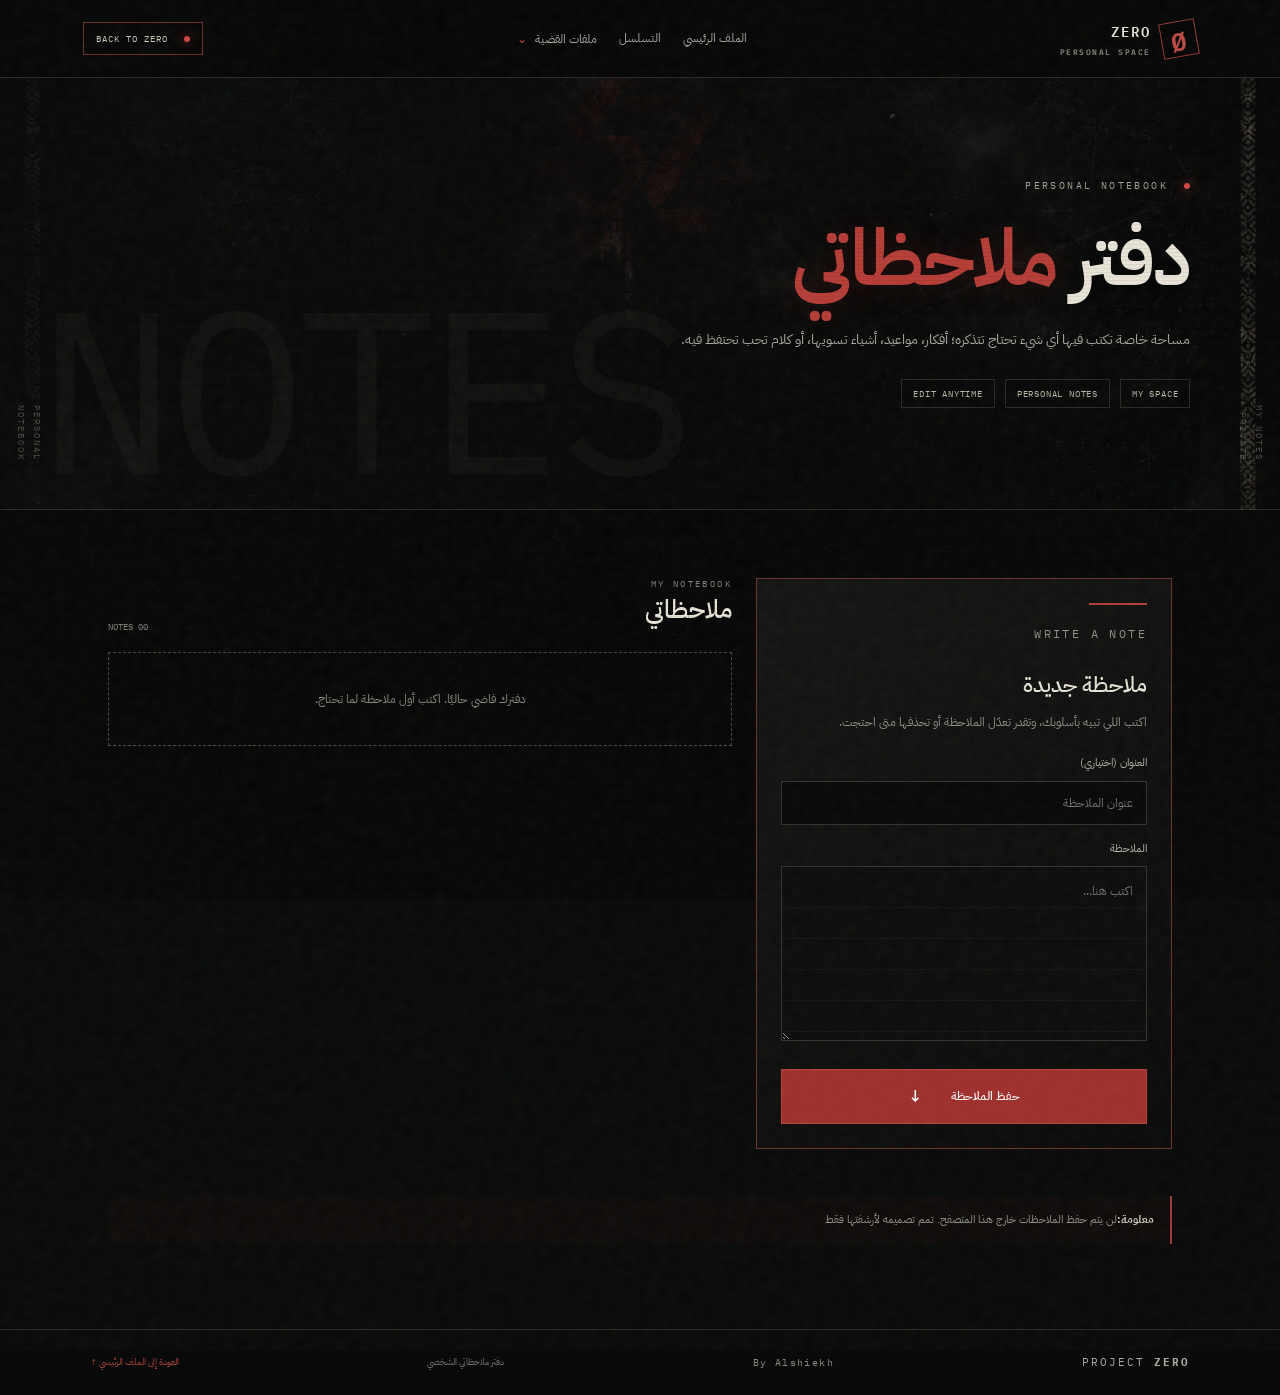
<file: 08-notes-archive.html>
<!doctype html>
<html lang="ar" dir="rtl">
<head>
<meta charset="utf-8">
<meta name="viewport" content="width=device-width, initial-scale=1">
<meta name="theme-color" content="#090a09">
<meta name="description" content="دفتر ملاحظات شخصي بسيط.">
<title>Notes — دفتر ملاحظاتي</title>
<link rel="preconnect" href="https://fonts.googleapis.com">
<link rel="preconnect" href="https://fonts.gstatic.com" crossorigin>
<link href="https://fonts.googleapis.com/css2?family=IBM+Plex+Mono:wght@400;500;600&family=IBM+Plex+Sans+Arabic:wght@300;400;500;600;700&display=swap" rel="stylesheet">
<link rel="stylesheet" href="style.css">
<style>.notes-hero{min-height:48vh;padding:88px 7%;display:flex;align-items:center;position:relative;overflow:hidden;border-bottom:1px solid var(--line);background:linear-gradient(90deg,#090a09ed,#090a09a8),url('assets/zero-background.png')center/cover} .notes-hero:after{content:'NOTES';position:absolute;left:3%;bottom:-28px;font:clamp(90px,20vw,230px)var(--mono);letter-spacing:-8px;color:#c4b99a0b;pointer-events:none} .notes-hero-inner{max-width:850px;position:relative;z-index:1}.notes-hero h1{font-size:clamp(43px,7vw,78px);letter-spacing:-2px;margin:0 0 20px}.notes-hero p:not(.eyebrow){max-width:680px;color:#aaa99f;font-size:14px;line-height:2.1} .notes-meta{display:flex;gap:10px;flex-wrap:wrap;margin-top:25px}.notes-meta span{border:1px solid var(--line);padding:8px 11px;color:#bdb8a8;font:9px var(--mono);letter-spacing:.8px} .notebook-layout{max-width:1120px;margin:auto;padding:68px 28px 95px;display:grid;grid-template-columns:minmax(280px,.8fr)minmax(0,1.2fr);gap:24px;align-items:start} .note-form-panel{border:1px solid #6c322e;background:linear-gradient(145deg,#151614f5,#0a0b0af5);padding:24px;position:sticky;top:100px}.note-form-panel:before{content:'';display:block;width:58px;height:2px;background:#b64039;margin-bottom:18px}.note-form-panel h2{font-size:22px;font-weight:500;margin:0 0 8px}.note-form-panel>p{font-size:12px;color:#909087;line-height:1.9;margin:0 0 20px} .note-field{display:block;margin:15px 0}.note-field span{display:block;font-size:11px;color:#b8b3a7;margin-bottom:8px}.note-field input,.note-field select,.note-field textarea{width:100%;background:#080908;color:#e8e4d7;border:1px solid #34352f;padding:12px 13px;font:12px var(--arabic);outline:none;transition:border-color .2s}.note-field input:focus,.note-field select:focus,.note-field textarea:focus{border-color:#9e3933}.note-field textarea{min-height:175px;resize:vertical;line-height:2;background-color:#0c0d0c;background-image:repeating-linear-gradient(to bottom,transparent 0,transparent 30px,rgba(176,166,139,.12)31px);background-position:0 10px} .note-form-actions{display:flex;gap:9px;flex-wrap:wrap;margin-top:18px}.note-form-actions button{flex:1;justify-content:center}.notes-side-head{display:flex;align-items:end;justify-content:space-between;gap:15px;margin-bottom:20px}.notes-side-head h2{font-size:25px;font-weight:500;margin:0}.notes-side-head p{font:9px var(--mono);color:#7f8077;margin:0} .note-paper-stack{display:grid;gap:17px}.paper-note{position:relative;overflow:hidden;background:#d7d0bc;color:#272720;border:1px solid #8b836e;box-shadow:0 13px 32px #0007;min-height:200px;padding:24px 26px 22px 30px;background-image:repeating-linear-gradient(to bottom,transparent 0,transparent 31px,rgba(71,75,70,.18)32px);background-position:0 16px} .paper-note:before{content:'';position:absolute;top:0;bottom:0;right:52px;width:1px;background:rgba(157,55,48,.47)}.paper-note:after{content:'';position:absolute;right:13px;top:18px;width:11px;height:11px;border-radius:50%;background:#6a6253;box-shadow:inset 0 1px 2px #0009,0 1px 0 #f2ebd8} .paper-note.pinned{background-color:#e0d5b7}.paper-note-head{position:relative;z-index:1;display:flex;align-items:center;justify-content:space-between;gap:12px;padding-bottom:12px;border-bottom:1px dashed #7c7667}.paper-note-tag{font:9px var(--mono);letter-spacing:1px;color:#8f302a}.paper-note-date{font:9px var(--mono);color:#777263}.paper-note h3{position:relative;z-index:1;font-size:19px;font-weight:600;margin:16px 0 10px;color:#282821}.paper-note-body{position:relative;z-index:1;white-space:pre-wrap;overflow-wrap:anywhere;font-size:13px;line-height:2.35;color:#34342d;margin:0;min-height:48px}.paper-note-actions{position:relative;z-index:1;display:flex;gap:8px;justify-content:flex-start;margin-top:18px}.paper-note-actions button{border:1px solid #827966;background:#d0c5a9;color:#39372d;padding:7px 11px;font:10px var(--arabic);cursor:pointer}.paper-note-actions button:hover{background:#bfb295}.paper-note-actions .delete-note{color:#842f29;border-color:#b28f82}.empty-notes{padding:34px;border:1px dashed #494a42;text-align:center;color:#88887d;font-size:12px;line-height:2} .notes-privacy{max-width:1120px;margin:-48px auto 85px;padding:0 28px}.notes-privacy p{border-right:2px solid #9f3933;padding:13px 16px;background:#130e0d9c;color:#929187;font-size:11px;line-height:2;margin:0}.notes-privacy b{color:#d0cabb} @media(max-width:850px){.notebook-layout{grid-template-columns:1fr}.note-form-panel{position:relative;top:auto}.notes-hero{min-height:43vh}.notes-privacy{margin-top:-45px}} @media(max-width:560px){.notes-hero{padding:72px 23px}.notebook-layout{padding:44px 15px 70px}.note-form-panel{padding:18px}.paper-note{padding:21px 19px 20px 20px}.paper-note:before{right:39px}.notes-side-head{align-items:start;flex-direction:column}.notes-privacy{padding:0 15px}}</style>
</head>
<body class="archive-page">
<div class="grain"></div><div class="scanlines"></div>
<div class="side-mark left">PERSONAL<br>NOTEBOOK</div><div class="side-mark right">MY NOTES<br>PRIVATE</div>
<header class="topbar">
  <a class="brand" href="01-project-zero.html"><span class="brand-mark">Ø</span><span>ZERO<span class="brand-sub">PERSONAL SPACE</span></span></a>
  <nav class="main-nav">
    <a class="section-link" href="01-project-zero.html#brief">الملف الرئيسي</a>
    <a class="section-link" href="01-project-zero.html#timeline">التسلسل</a>
    <div class="nav-drop"><button class="nav-drop-toggle" type="button" aria-expanded="false">ملفات القضية <span>⌄</span></button><div class="nav-drop-menu"><a href="01-project-zero.html"><b>01 / PROJECT ZERO</b><small>بداية القضية</small></a><a href="02-phase-two.html"><b>02 / PHASE TWO</b><small>ثمن العودة</small></a><a href="03-sharpen-ending.html"><b>03 / SHARPEN ENDING</b><small>النهاية والمطاردة</small></a><a href="04-story-summary.html"><b>04 / STORY SUMMARY</b><small>ملخص القصة كاملًا</small></a><a href="05-peter-jane-return.html"><b>05 / PETER JANE</b><small>سيناريو مقفل برمز</small></a><a href="06-character-registry.html"><b>06 / CHARACTERS</b><small>الشخصيات والأدوار</small></a><a href="07-strategic-brief.html"><b>07 / STRATEGIC</b><small>الخطة والطلبات البرمجية</small></a><a href="08-notes-archive.html"><b>08 / NOTES</b><small>دفتر الملاحظات</small></a></div></div>
  </nav>
  <a class="nav-alert" href="01-project-zero.html"><span class="red-dot"></span> BACK TO ZERO</a>
</header>
<main>
<section class="notes-hero"><div class="notes-hero-inner"><p class="eyebrow"><span class="red-dot"></span> PERSONAL NOTEBOOK</p><h1>دفتر <em>ملاحظاتي</em></h1><p>مساحة خاصة تكتب فيها أي شيء تحتاج تتذكره؛ أفكار، مواعيد، أشياء تسويها، أو كلام تحب تحتفظ فيه.</p><div class="notes-meta"><span>MY SPACE</span><span>PERSONAL NOTES</span><span>EDIT ANYTIME</span></div></div></section>
<section class="notebook-layout">
  <aside class="note-form-panel"><p class="eyebrow">WRITE A NOTE</p><h2 id="formHeading">ملاحظة جديدة</h2><p>اكتب اللي تبيه بأسلوبك، وتقدر تعدّل الملاحظة أو تحذفها متى احتجت.</p>
    <form id="noteForm">
      <label class="note-field"><span>العنوان (اختياري)</span><input id="noteTitle" maxlength="90" placeholder="عنوان الملاحظة"></label>
      <label class="note-field"><span>الملاحظة</span><textarea id="noteBody" maxlength="4000" placeholder="اكتب هنا..." required></textarea></label>
      <div class="note-form-actions"><button class="primary-btn" type="submit" id="saveNoteBtn">حفظ الملاحظة <span>↓</span></button><button class="ghost-btn" type="button" id="cancelEditBtn" hidden>إلغاء التعديل</button></div>
    </form>
  </aside>
  <section class="notes-column"><div class="notes-side-head"><div><p class="eyebrow">MY NOTEBOOK</p><h2>ملاحظاتي</h2></div><p id="notesCount">00 NOTES</p></div><div class="note-paper-stack" id="notesStack" aria-live="polite"></div></section>
</section>
<div class="notes-privacy"><p><b>معلومة:</b>لن يتم حفظ الملاحظات خارج هذا المتصفح. تمم تصميمه لأرشفتها فقط</p></div>
</main>
<footer><div class="footer-brand">PROJECT <b>ZERO</b></div><span class="signature-tip" tabindex="0" aria-label="By Alshiekh — صاحب الفكرة المحنك">By Alshiekh<span class="signature-tooltip">صاحب الفكرة المحنك</span></span><span>دفتر ملاحظاتي الشخصي</span><a href="01-project-zero.html">العودة إلى الملف الرئيسي ↑</a></footer>
<script>
(() => {
  const storageKey = 'personalNotebook_v2';
  const form = document.getElementById('noteForm');
  const titleInput = document.getElementById('noteTitle');
  const bodyInput = document.getElementById('noteBody');
  const stack = document.getElementById('notesStack');
  const count = document.getElementById('notesCount');
  const heading = document.getElementById('formHeading');
  const saveButton = document.getElementById('saveNoteBtn');
  const cancelButton = document.getElementById('cancelEditBtn');
  let editId = null;
  let userNotes = loadNotes();

  function loadNotes() {
    try {
      const raw = localStorage.getItem(storageKey);
      const parsed = raw ? JSON.parse(raw) : [];
      return Array.isArray(parsed) ? parsed : [];
    } catch {
      return [];
    }
  }
  function saveNotes() {
    try { localStorage.setItem(storageKey, JSON.stringify(userNotes)); }
    catch { alert('ما قدرنا نحفظ الملاحظات. تأكد أن المتصفح يسمح بالحفظ.'); }
  }
  function safeText(tag, className, value) {
    const el = document.createElement(tag);
    if (className) el.className = className;
    el.textContent = value;
    return el;
  }
  function render() {
    userNotes.sort((a, b) => (b.updatedAt || b.createdAt || 0) - (a.updatedAt || a.createdAt || 0));
    count.textContent = String(userNotes.length).padStart(2, '0') + ' NOTES';
    stack.replaceChildren();
    if (!userNotes.length) {
      stack.append(safeText('div', 'empty-notes', 'دفترك فاضي حاليًا. اكتب أول ملاحظة لما تحتاج.'));
      return;
    }
    userNotes.forEach(note => {
      const card = safeText('article', 'paper-note', '');
      const head = safeText('div', 'paper-note-head', '');
      head.append(safeText('span', 'paper-note-tag', 'ملاحظة'));
      head.append(safeText('span', 'paper-note-date', note.date || ''));
      card.append(head);
      if (note.title) card.append(safeText('h3', '', note.title));
      card.append(safeText('p', 'paper-note-body', note.body || ''));
      const actions = safeText('div', 'paper-note-actions', '');
      const edit = safeText('button', '', 'تعديل');
      edit.type = 'button';
      edit.addEventListener('click', () => beginEdit(note));
      const del = safeText('button', 'delete-note', 'حذف');
      del.type = 'button';
      del.addEventListener('click', () => removeNote(note.id));
      actions.append(edit, del);
      card.append(actions);
      stack.append(card);
    });
  }
  function beginEdit(note) {
    editId = note.id;
    titleInput.value = note.title || '';
    bodyInput.value = note.body || '';
    heading.textContent = 'تعديل الملاحظة';
    saveButton.innerHTML = 'حفظ التعديلات <span>↓</span>';
    cancelButton.hidden = false;
    bodyInput.focus();
    document.querySelector('.note-form-panel').scrollIntoView({ behavior: 'smooth', block: 'start' });
  }
  function resetForm() {
    editId = null;
    form.reset();
    heading.textContent = 'ملاحظة جديدة';
    saveButton.innerHTML = 'حفظ الملاحظة <span>↓</span>';
    cancelButton.hidden = true;
  }
  function removeNote(id) {
    if (!confirm('تحذف هذه الملاحظة؟')) return;
    userNotes = userNotes.filter(note => note.id !== id);
    saveNotes();
    if (editId === id) resetForm();
    render();
  }
  form.addEventListener('submit', event => {
    event.preventDefault();
    const title = titleInput.value.trim();
    const body = bodyInput.value.trim();
    if (!body) return;
    const stamp = new Date().toLocaleString('ar-EG', { dateStyle: 'medium', timeStyle: 'short' });
    const now = Date.now();
    if (editId) {
      userNotes = userNotes.map(note => note.id === editId ? { ...note, title, body, date: stamp, updatedAt: now } : note);
    } else {
      userNotes.unshift({ id: 'note-' + now + '-' + Math.random().toString(36).slice(2, 8), title, body, date: stamp, createdAt: now, updatedAt: now });
    }
    saveNotes();
    resetForm();
    render();
  });
  cancelButton.addEventListener('click', resetForm);
  document.querySelectorAll('.nav-drop-toggle').forEach(button => button.addEventListener('click', () => {
    const parent = button.closest('.nav-drop');
    const opening = !parent.classList.contains('open');
    document.querySelectorAll('.nav-drop.open').forEach(item => {
      item.classList.remove('open');
      item.querySelector('.nav-drop-toggle')?.setAttribute('aria-expanded', 'false');
    });
    if (opening) {
      parent.classList.add('open');
      button.setAttribute('aria-expanded', 'true');
    }
  }));
  document.addEventListener('click', event => {
    if (!event.target.closest('.nav-drop')) document.querySelectorAll('.nav-drop.open').forEach(item => {
      item.classList.remove('open');
      item.querySelector('.nav-drop-toggle')?.setAttribute('aria-expanded', 'false');
    });
  });
  render();
})();
</script>
</body>
</html>
</file>
<file: style.css>
*{box-sizing:border-box}:root{--bg:#090a09;--panel:#101211;--line:rgba(211,207,185,.17);--text:#e8e4d7;--muted:#8f9088;--red:#a52e2b;--red2:#d04a42;--mono:"IBM Plex Mono",monospace;--arabic:"IBM Plex Sans Arabic",sans-serif}html{scroll-behavior:smooth;scroll-padding-top:90px}body{margin:0;background:var(--bg);color:var(--text);font-family:var(--arabic);overflow-x:hidden}body:before{content:"";position:fixed;inset:0;background:linear-gradient(90deg,rgba(0,0,0,.38),transparent 18%,transparent 82%,rgba(0,0,0,.38)),url("assets/zero-background.png")center/cover no-repeat;opacity:.42;z-index:-3;pointer-events:none}body:after{content:"";position:fixed;inset:0;background:radial-gradient(ellipse at 50% 0%,transparent 10%,#070807 88%);z-index:-2;pointer-events:none}.grain{position:fixed;inset:-50%;z-index:20;pointer-events:none;opacity:.055;background-image:url("data:image/svg+xml,%3Csvg viewBox='0 0 180 180' xmlns='http://www.w3.org/2000/svg'%3E%3Cfilter id='n'%3E%3CfeTurbulence type='fractalNoise' baseFrequency='.9' numOctaves='3' stitchTiles='stitch'/%3E%3C/filter%3E%3Crect width='100%25' height='100%25' filter='url(%23n)' opacity='.8'/%3E%3C/svg%3E");animation:grain .25s steps(2)infinite}.scanlines{position:fixed;inset:0;z-index:19;pointer-events:none;background:repeating-linear-gradient(0deg,transparent 0 3px,rgba(0,0,0,.11)4px)}@keyframes grain{0%{transform:translate(0,0)}25%{transform:translate(2%,-1%)}50%{transform:translate(-1%,2%)}75%{transform:translate(1%,1%)}}.side-mark{position:fixed;z-index:10;top:45%;font:9px var(--mono);line-height:1.8;letter-spacing:2px;color:#85857a;writing-mode:vertical-rl;opacity:.5}.side-mark.left{left:13px}.side-mark.right{right:13px}.topbar{height:78px;position:sticky;top:0;z-index:15;display:flex;align-items:center;justify-content:space-between;padding:0 6.5%;border-bottom:1px solid var(--line);background:rgba(7,8,7,.86);backdrop-filter:blur(18px)}.brand{display:flex;align-items:center;gap:10px;text-decoration:none;color:var(--text);font:600 14px var(--mono);letter-spacing:2px}.brand-mark{display:grid;place-items:center;width:36px;height:36px;border:1px solid #9b3b36;color:#c04b43;font-size:25px;transform:rotate(-10deg)}.brand-sub{display:block;font-size:8px;color:#88887e;letter-spacing:1.5px;margin-top:4px}.topbar nav{display:flex;gap:28px}.topbar nav a{color:#aaa99f;text-decoration:none;font-size:12px;transition:.25s}.topbar nav a:hover{color:#fff}.sound-btn,.ghost-btn{background:transparent;color:#c5c2b6;border:1px solid var(--line);padding:11px 15px;font:11px var(--arabic);cursor:pointer;transition:.25s}.sound-btn:hover,.ghost-btn:hover{border-color:#a8403a;color:#fff}.sound-dot{display:inline-block;width:6px;height:6px;background:#8c8c82;border-radius:50%;margin-left:7px}.sound-btn.on .sound-dot{background:#d34b43;box-shadow:0 0 10px #d34b43}.hero{min-height:calc(100vh - 78px);position:relative;display:flex;align-items:center;justify-content:center;flex-direction:column;padding:80px 20px 105px;text-align:center;border-bottom:1px solid var(--line);overflow:hidden}.hero:before{content:"";position:absolute;inset:26px 5.5%;border-top:1px solid rgba(218,213,190,.2);border-bottom:1px solid rgba(218,213,190,.2);pointer-events:none}.hero:after{content:"";position:absolute;width:min(48vw,560px);height:min(48vw,560px);border:1px solid rgba(190,183,158,.07);border-radius:50%;box-shadow:0 0 0 28px rgba(180,170,150,.018),0 0 0 80px rgba(180,170,150,.014);pointer-events:none}.hero-stamp{position:absolute;top:55px;display:flex;align-items:center;gap:15px;font:9px var(--mono);letter-spacing:2px;color:#a8a496}.stamp-line{width:42px;height:1px;background:#8d8a7b}.hero-content{position:relative;z-index:2;max-width:750px}.eyebrow{font:10px var(--mono);letter-spacing:2.4px;color:#a6a394;margin:0 0 20px}.red-dot{display:inline-block;width:6px;height:6px;background:var(--red2);border-radius:50%;margin-left:8px;box-shadow:0 0 12px #a52e2b}h1{font-size:clamp(58px,9vw,112px);line-height:1.2;letter-spacing:-4px;margin:0;font-weight:600;text-shadow:0 0 30px rgba(0,0,0,.7)}h1 em{font-style:normal;color:#b63d36;text-shadow:0 0 35px rgba(165,46,43,.23)}.hero-en{font:500 18px var(--mono);letter-spacing:9px;color:#d0cbbb;margin-top:12px}.hero-en span{color:#a63c36}.hero-desc{font-size:15px;line-height:2.2;color:#aaa99e;margin:27px 0 30px}.hero-actions{display:flex;gap:12px;justify-content:center}.primary-btn{display:inline-flex;align-items:center;gap:28px;padding:14px 22px;background:#9e302c;color:#fff;text-decoration:none;border:1px solid #b8443d;font:500 12px var(--arabic);cursor:pointer;transition:.3s}.primary-btn:hover{background:#c33f38;transform:translateY(-2px);box-shadow:0 8px 35px #a52e2b30}.primary-btn span,.ghost-btn span{font-size:17px}.signal{display:none;max-width:390px;margin:25px auto 0;padding:13px 17px;border:1px solid #a23b36;background:#0b0b0bdb;text-align:right;animation:signalIn .4s ease}.signal.show{display:block}.signal-label,.signal-text{display:block;font-size:11px;color:#aaa99d}.signal-code{display:block;font:20px var(--mono);letter-spacing:5px;color:#d54a42;margin:7px 0}.hero-meta{position:absolute;bottom:44px;left:10%;right:10%;display:flex;justify-content:space-between;border-top:1px solid var(--line);padding-top:16px;color:#77776f;font-size:10px}.hero-meta b{font:10px var(--mono);color:#c1beaf;margin-right:7px}.red-text{color:#d24a43!important}.hero-cross{position:absolute;color:#c9c4af;font-size:23px;opacity:.55;z-index:1}.cross-a{left:14%;top:45%}.cross-b{right:14%;top:45%}.scroll-cue{position:absolute;bottom:10px;font-size:9px;letter-spacing:1px;color:#77776f;display:flex;align-items:center;gap:10px}.scroll-cue span{height:25px;width:1px;background:#a13b36;animation:scrollPulse 1.6s infinite}.section-wrap{max-width:1120px;margin:0 auto;padding:115px 35px}.section-head{display:flex;align-items:end;justify-content:space-between;gap:25px;margin-bottom:43px}.section-head h2{font-size:clamp(28px,4vw,43px);font-weight:500;margin:0;letter-spacing:-1px}.section-index{font:10px var(--mono);letter-spacing:1px;color:#77776e;border-bottom:1px solid #9e302c;padding-bottom:8px}.brief-grid{display:grid;grid-template-columns:1.2fr .8fr;gap:70px;align-items:center}.brief-copy{color:#a8a79d;font-size:14px;line-height:2.2}.large-copy{font-size:21px!important;line-height:1.9!important;color:#e0dccf!important;margin-top:0}.red-rule{height:1px;width:70px;background:#a83934;margin:27px 0}.micro-note{font-size:11px;color:#a84a43}.status-card{background:linear-gradient(145deg,rgba(23,25,23,.96),rgba(10,11,10,.95));border:1px solid rgba(211,207,185,.2);padding:22px;position:relative;box-shadow:0 25px 70px #0008}.status-card:before{content:"";position:absolute;top:-1px;right:20px;width:70px;height:2px;background:#b23b35}.card-top{display:flex;justify-content:space-between;font:9px var(--mono);letter-spacing:1.5px;color:#99988e}.pulse{color:#b6443d}.status-symbol{font:74px var(--mono);text-align:center;color:#a73a35;text-shadow:0 0 35px #a52e2b40;padding:15px}.status-title{text-align:center;font:13px var(--mono);letter-spacing:4px;margin-bottom:25px}.status-row{display:flex;justify-content:space-between;gap:15px;padding:12px 0;border-top:1px solid var(--line);font-size:11px;color:#99998f}.status-row b{font:10px var(--mono);color:#d0cbbc;text-align:left}.classified-bar{margin-top:18px;padding:9px;text-align:center;border:1px solid #5d2826;color:#a94740;font:9px var(--mono);letter-spacing:1px}.section-intro{color:#85857c;font-size:13px;margin-top:-25px;margin-bottom:35px}.timeline{display:grid;grid-template-columns:repeat(2,minmax(0,1fr));gap:9px}.chapter{display:flex;align-items:center;gap:17px;text-align:right;padding:19px 20px;background:rgba(17,19,17,.78);border:1px solid var(--line);color:var(--text);cursor:pointer;transition:.25s;min-width:0}.chapter:hover,.chapter.active{background:linear-gradient(100deg,rgba(87,26,24,.22),rgba(17,19,17,.92));border-color:#84342f;transform:translateY(-2px)}.chapter-no{font:21px var(--mono);color:#77776e;min-width:30px}.chapter.active .chapter-no{color:#c84a42}.chapter-main{display:flex;flex-direction:column;gap:7px;flex:1}.chapter-main b{font-size:14px;font-weight:500}.chapter-main small{font:9px var(--mono);color:#7f8076;letter-spacing:.3px}.chapter-icon{color:#7d7d72;font-size:17px}.chapter-detail{margin-top:15px;padding:28px 30px;background:rgba(9,10,9,.88);border:1px solid #73302c;position:relative;animation:signalIn .3s ease}.detail-top,.detail-footer{display:flex;justify-content:space-between;gap:15px;flex-wrap:wrap;font:9px var(--mono);letter-spacing:1px;color:#77776e}.redacted{color:#ba443d}.chapter-detail h3{font-size:25px;font-weight:500;margin:25px 0 10px}.chapter-detail p{max-width:800px;color:#aaa99f;font-size:14px;line-height:2.1}.detail-footer{border-top:1px solid var(--line);padding-top:17px;margin-top:23px}.evidence-grid{display:grid;grid-template-columns:repeat(4,1fr);gap:12px}.evidence-card{position:relative;display:flex;flex-direction:column;text-align:right;align-items:flex-start;min-height:240px;padding:20px;background:linear-gradient(150deg,#171916,#0c0d0c);border:1px solid var(--line);color:var(--text);cursor:pointer;overflow:hidden;transition:.3s}.evidence-card:after{content:"";position:absolute;inset:0;background:linear-gradient(130deg,transparent 30%,rgba(165,46,43,.1));opacity:0;transition:.3s}.evidence-card:hover{border-color:#a13a35;transform:translateY(-5px)}.evidence-card:hover:after{opacity:1}.ev-number{font:9px var(--mono);color:#a8423b;letter-spacing:2px}.ev-art{display:grid;place-items:center;align-self:center;height:100px;margin:7px 0 15px;font:45px var(--mono);color:#aaa99b;opacity:.7;text-shadow:0 0 22px #a52e2b35}.ev-photo{font-size:70px;transform:rotate(-20deg)}.ev-audio{font-size:68px}.ev-code{font-size:17px;line-height:1.1;letter-spacing:7px;text-align:center;color:#b4433b}.evidence-card b{font-size:14px;font-weight:500}.evidence-card small{font:8px var(--mono);color:#77776f;margin-top:7px}.ev-open{margin-top:auto;padding-top:18px;font-size:10px;color:#b14a42}.evidence-note{display:flex;gap:15px;align-items:center;margin-top:20px;border-right:2px solid #a13a35;padding:12px 18px;background:#16110f80;color:#aaa99d;font-size:12px}.evidence-note p{margin:0}.warning-icon{color:#d14b42;font:24px var(--mono)}.countdown-section{display:flex;align-items:center;justify-content:center;gap:100px;padding:100px 8%;background:linear-gradient(90deg,rgba(6,7,6,.9),rgba(27,13,12,.72),rgba(6,7,6,.9));border-block:1px solid var(--line);overflow:hidden}.countdown-content{max-width:460px}.quote-mark{font:90px Georgia;color:#a53a34;height:54px}.countdown-content blockquote{font-size:29px;line-height:1.7;margin:10px 0;color:#e5e0d3}.transmission{font:10px var(--mono);color:#77776d}.waveform{height:24px;width:220px;margin:25px 0;background:repeating-linear-gradient(90deg,#8f312d 0 2px,transparent 2px 7px);mask-image:linear-gradient(0deg,transparent,#000 25%,#000 75%,transparent);opacity:.65;animation:wave 1.4s ease-in-out infinite alternate}.transmission-result{font-size:11px;color:#b54a43;display:none}.transmission-result.show{display:block}.countdown-graphic{width:260px;height:260px;position:relative;display:grid;place-content:center;text-align:center;border:1px solid #70312c;border-radius:50%;box-shadow:0 0 60px #a52e2b15,inset 0 0 45px #a52e2b0c;flex-shrink:0}.countdown-graphic:before,.countdown-graphic:after{content:"";position:absolute;inset:-18px;border:1px dashed #8b393333;border-radius:50%;animation:spin 35s linear infinite}.countdown-graphic:after{inset:25px;border-style:solid;border-color:#a8423b38;animation-direction:reverse;animation-duration:20s}.countdown-graphic span{font:40px var(--mono);color:#c7463e;letter-spacing:4px}.countdown-graphic small{font:9px var(--mono);letter-spacing:3px;color:#8d8b80;margin-top:10px}.ring{position:absolute;border:1px solid #a8423b22;border-radius:50%;inset:42px}.ring2{inset:60px}.ring3{inset:80px}.ending{padding-top:120px;padding-bottom:120px}.ending-panel{text-align:center;padding:70px 25px;border:1px solid #65302c;background:linear-gradient(145deg,rgba(21,22,19,.95),rgba(8,9,8,.95));position:relative;overflow:hidden}.ending-panel:before,.ending-panel:after{content:"";position:absolute;width:120px;height:120px;border:1px solid #a53b352e;transform:rotate(45deg)}.ending-panel:before{top:-80px;right:-30px}.ending-panel:after{bottom:-80px;left:-30px}.ending-symbol{font:65px var(--mono);color:#a63c36;text-shadow:0 0 35px #a52e2b45;margin:15px}.ending-panel h2{font-size:clamp(30px,4vw,45px);font-weight:500;margin:10px 0 15px}.ending-panel>p:not(.eyebrow){font-size:13px;line-height:2;color:#99998f}.final-message{font-size:20px;color:#e4ded0;margin:28px auto;max-width:600px}.phase{font:13px var(--mono);letter-spacing:3px;color:#c74840;padding:17px;border-block:1px solid var(--line);max-width:520px;margin:0 auto 20px}.phase span{color:#77776e}.ending-small{max-width:600px;margin:0 auto 28px!important}.final-hidden{display:none;margin:25px auto 0;color:#a5a397;line-height:2}.final-hidden.show{display:block;animation:signalIn .5s}.final-hidden strong{color:#d44a42;font-size:22px}footer{display:flex;align-items:center;justify-content:space-between;gap:20px;padding:25px 7%;border-top:1px solid var(--line);font-size:9px;color:#6f7068;flex-wrap:wrap}.footer-brand{font:11px var(--mono);letter-spacing:2px;color:#aaa99e}footer a{color:#a8423b;text-decoration:none}.modal-backdrop{position:fixed;inset:0;z-index:30;background:#000c;backdrop-filter:blur(9px);display:none;place-items:center;padding:20px}.modal-backdrop.open{display:grid}.modal{position:relative;max-width:520px;width:100%;padding:35px;background:#111310;border:1px solid #873631;box-shadow:0 20px 100px #000;animation:signalIn .25s}.modal-close{position:absolute;top:12px;left:15px;background:none;border:0;color:#aaa;font-size:25px;cursor:pointer}.modal h3{font-size:25px;margin:0 0 15px}.modal p:not(.eyebrow){font-size:13px;line-height:2;color:#aaa99e}.modal-stamp{display:inline-block;margin-top:15px;border:1px solid #7b302c;padding:7px 12px;color:#ba443d;font:10px var(--mono);letter-spacing:2px;transform:rotate(-4deg)}.toast{position:fixed;bottom:25px;left:25px;background:#151512;border:1px solid #873631;color:#d2cbbc;padding:13px 18px;font-size:11px;opacity:0;transform:translateY(10px);transition:.3s;z-index:35;pointer-events:none}.toast.show{opacity:1;transform:translateY(0)}.reveal{opacity:0;transform:translateY(18px);transition:opacity .7s,transform .7s}.reveal.visible{opacity:1;transform:none}@keyframes spin{to{transform:rotate(360deg)}}@keyframes wave{to{transform:scaleY(.45);opacity:.3}}@keyframes scrollPulse{50%{opacity:.3;transform:scaleY(.6)}}@keyframes signalIn{from{opacity:0;transform:translateY(8px)}to{opacity:1;transform:translateY(0)}}@media(max-width:800px){.topbar{padding:0 20px}.topbar nav{gap:12px}.topbar nav a{font-size:10px}.sound-btn{font-size:0;padding:12px}.sound-dot{margin:0}.brief-grid{grid-template-columns:1fr;gap:35px}.evidence-grid{grid-template-columns:repeat(2,1fr)}.countdown-section{gap:35px;padding:75px 7%}.countdown-graphic{width:200px;height:200px}.countdown-graphic span{font-size:31px}.side-mark{display:none}}@media(max-width:560px){.topbar{height:65px}.brand{font-size:12px}.brand-mark{width:30px;height:30px}.topbar nav{display:none}.hero{min-height:calc(100svh - 65px);padding-top:80px}.hero-stamp{font-size:7px;letter-spacing:1px;top:35px}.stamp-line{width:18px}h1{letter-spacing:-2px}.hero-en{font-size:13px;letter-spacing:5px}.hero-desc{font-size:13px}.hero-meta{left:7%;right:7%;bottom:40px;gap:8px;flex-wrap:wrap;font-size:9px}.hero-meta span{max-width:31%}.hero-meta b{display:block;margin:6px 0 0;font-size:8px}.hero-cross{display:none}.section-wrap{padding:75px 20px}.section-head{align-items:start;flex-direction:column;margin-bottom:30px}.section-index{align-self:flex-start}.timeline{grid-template-columns:1fr}.chapter{padding:16px}.chapter-detail{padding:22px 18px}.detail-footer{font-size:8px}.evidence-grid{gap:8px}.evidence-card{min-height:210px;padding:15px}.countdown-section{flex-direction:column-reverse;text-align:center;padding:70px 20px}.countdown-content .eyebrow{text-align:center}.countdown-content{display:flex;align-items:center;flex-direction:column}.countdown-content blockquote{font-size:24px}.countdown-graphic{width:190px;height:190px}.ending-panel{padding:50px 18px}.phase{font-size:10px;letter-spacing:1px}footer{justify-content:center;text-align:center;flex-direction:column;gap:12px}}@media(prefers-reduced-motion:reduce){*,*:before,*:after{animation-duration:.01ms!important;scroll-behavior:auto!important;transition-duration:.01ms!important}} *,*::before,*::after{box-sizing:border-box} html{width:100%;overflow-x:hidden} body{width:100%;min-width:320px;margin:0;direction:rtl;text-align:right;line-height:1.7} img,svg{max-width:100%} button,a{-webkit-tap-highlight-color:transparent} button{font-family:var(--arabic)} .topbar{direction:rtl} .topbar nav{align-items:center} .hero{isolation:isolate} .hero:before{z-index:0} .hero-content,.hero-meta,.hero-stamp,.scroll-cue{z-index:2} .hero:after{z-index:0} .section-wrap{width:100%} .brief-grid,.timeline,.evidence-grid{min-width:0} .brief-copy,.chapter-detail,.status-card,.ending-panel{min-width:0} .chapter-main b,.chapter-main small{overflow-wrap:anywhere} .hero-desc,.brief-copy,.chapter-detail p,.ending-panel p{overflow-wrap:anywhere} .primary-btn,.ghost-btn,.sound-btn{font-weight:500} .reveal{will-change:transform,opacity} @media(max-width:680px){.topbar{padding-inline:16px} .topbar nav{display:none} .hero:before{inset:18px 4%} .hero-meta{left:6%;right:6%} .section-wrap{padding-inline:18px} .brief-grid{grid-template-columns:minmax(0,1fr)} .timeline{grid-template-columns:minmax(0,1fr)} .evidence-grid{grid-template-columns:repeat(2,minmax(0,1fr))} .chapter{gap:12px;padding:15px} .chapter-detail{padding:22px 17px}} .audio-actions{display:flex;gap:10px;align-items:center;flex-wrap:wrap;margin-top:4px} .audio-actions .ghost-btn,.audio-actions .primary-btn{min-height:46px;justify-content:center} .play-icon{display:inline-block;min-width:15px;color:#c84a42;margin-left:5px} .save-audio{font-size:11px} .waveform.playing{animation-duration:.42s;opacity:1;filter:drop-shadow(0 0 5px rgba(190,55,49,.5))} .waveform.playing{background:repeating-linear-gradient(90deg,#d44b42 0 2px,transparent 2px 7px)} @media(max-width:560px){.audio-actions{justify-content:center}.audio-actions .ghost-btn,.audio-actions .primary-btn{flex:1}.transmission-result{text-align:center;line-height:1.8}} .main-nav{align-items:center} .nav-drop{position:relative} .nav-drop-toggle{background:transparent;border:0;color:#aaa99f;font:12px var(--arabic);cursor:pointer;padding:12px 0} .nav-drop-toggle:hover,.nav-drop-toggle[aria-expanded="true"]{color:#fff} .nav-drop-toggle span{color:var(--red2);margin-right:5px} .nav-drop-menu{position:absolute;top:calc(100% + 15px);right:-18px;width:245px;padding:8px;background:rgba(10,11,10,.97);border:1px solid #65302c;box-shadow:0 20px 50px #000b;backdrop-filter:blur(18px);display:none;z-index:40} .nav-drop.open .nav-drop-menu{display:block;animation:signalIn .18s ease} .nav-drop-menu a{display:flex;flex-direction:column;gap:5px;padding:13px 14px;border-bottom:1px solid var(--line);text-decoration:none;color:#e8e4d7} .nav-drop-menu a:last-child{border-bottom:0} .nav-drop-menu a:hover{background:#63252130;color:#fff} .nav-drop-menu b{font:10px var(--mono);letter-spacing:1px;color:#c64a42} .nav-drop-menu small{font:11px var(--arabic);color:#99998f} .nav-alert{display:flex;align-items:center;gap:8px;font:9px var(--mono);letter-spacing:1px;text-decoration:none;color:#d2cbbc;border:1px solid #69312d;padding:10px 12px;white-space:nowrap} .archive-page{min-height:100vh} .archive-hero{position:relative;min-height:58vh;display:flex;align-items:center;padding:100px max(7%,calc((100vw - 1120px)/2));border-bottom:1px solid var(--line);overflow:hidden;background:linear-gradient(90deg,#080908f2 0%,#0809089e 55%,#080908d9 100%),url('assets/zero-background.png')center/cover} .archive-hero:before{content:"";position:absolute;inset:25px 5%;border:1px solid #c7c0a51c;pointer-events:none} .archive-hero:after{content:"Ø";position:absolute;left:8%;top:50%;transform:translateY(-50%);font:clamp(180px,30vw,360px)var(--mono);color:#a63b3517;line-height:1;pointer-events:none} .archive-hero-content{position:relative;z-index:1;max-width:750px} .archive-hero h1{font-size:clamp(46px,7vw,88px);letter-spacing:-2px;margin:0 0 20px} .archive-hero h1 em{color:#b94039;font-style:normal} .archive-hero p:not(.eyebrow){max-width:700px;color:#aaa99f;line-height:2.1;font-size:15px} .archive-kicker{display:flex;gap:12px;flex-wrap:wrap;margin-top:26px} .archive-kicker span{font:9px var(--mono);letter-spacing:1px;color:#b5b1a4;border:1px solid var(--line);padding:9px 12px} .archive-content{max-width:1120px;margin:auto;padding:75px 30px 100px} .archive-grid{display:grid;grid-template-columns:repeat(3,minmax(0,1fr));gap:14px} .archive-card{background:linear-gradient(150deg,#171916ed,#0b0c0beF);border:1px solid var(--line);padding:23px;min-height:210px;position:relative;overflow:hidden} .archive-card:before{content:"";position:absolute;top:0;right:20px;width:42px;height:2px;background:#a63b35} .archive-card .card-code{font:9px var(--mono);letter-spacing:1.5px;color:#b74740} .archive-card h3{font-size:20px;font-weight:500;margin:17px 0 9px} .archive-card p{font-size:12px;line-height:2;color:#9e9e93;margin:0} .archive-card .card-foot{display:flex;justify-content:space-between;gap:10px;margin-top:24px;padding-top:13px;border-top:1px solid var(--line);font:9px var(--mono);color:#77776e} .rank-table{width:100%;border-collapse:collapse;margin-top:20px;font-size:12px} .rank-table th,.rank-table td{text-align:right;padding:15px;border-bottom:1px solid var(--line);vertical-align:top} .rank-table th{font:9px var(--mono);letter-spacing:1px;color:#c14b43;background:#16110f} .rank-table td{color:#c6c2b6;line-height:1.8} .rank-table td:first-child{font-family:var(--mono);color:#c84b42;white-space:nowrap} .secret-note{border-right:2px solid #a63b35;padding:16px 19px;background:#160f0f91;color:#aaa99f;font-size:12px;line-height:2;margin-top:22px} .secret-note b{color:#e3dfd2} .char-list{display:grid;grid-template-columns:repeat(2,minmax(0,1fr));gap:12px} .char-card{display:grid;grid-template-columns:68px 1fr;gap:17px;padding:20px;border:1px solid var(--line);background:#101210dd;min-width:0} .char-avatar{width:68px;height:86px;display:grid;place-items:center;border:1px solid #6e302c;background:radial-gradient(circle,#7027223d,#0b0c0b);font:25px var(--mono);color:#bd4941} .char-card h3{font-size:16px;font-weight:500;margin:0 0 4px} .char-card .role{font:9px var(--mono);color:#c24a42;letter-spacing:.6px} .char-card p{font-size:11px;color:#99998f;line-height:1.9;margin:10px 0 0} .char-card .assignment{display:inline-block;margin-top:10px;border:1px solid var(--line);padding:5px 8px;font-size:9px;color:#bcb8ac} .phase-gate{position:relative;margin-top:30px;padding:38px;border:1px solid #71312d;background:linear-gradient(115deg,#190d0c,#10110f 60%,#190d0c);overflow:hidden} .phase-gate:before{content:"PHASE 02";position:absolute;left:-5px;bottom:-42px;font:100px var(--mono);color:#a83a3514;white-space:nowrap} .phase-gate>*{position:relative;z-index:1} .phase-gate h3{font-size:clamp(24px,4vw,40px);margin:12px 0} .phase-gate p{max-width:650px;color:#aaa99f;font-size:13px;line-height:2} .phase-transition{position:relative;overflow:hidden} .phase-transition.going{animation:phaseCut .95s cubic-bezier(.7,0,.2,1)forwards} @keyframes phaseCut{0%{filter:none;transform:scale(1);opacity:1}25%{filter:contrast(2)saturate(0);transform:scale(1.01);opacity:.8}45%{opacity:.25;filter:brightness(3)contrast(2)}70%{opacity:0;transform:scale(1.04);filter:blur(8px)}100%{opacity:0}} .phase-overlay{position:fixed;inset:0;z-index:100;background:#050505;display:grid;place-items:center;opacity:0;pointer-events:none;transition:opacity .35s} .phase-overlay.active{opacity:1;pointer-events:auto} .phase-overlay .phase-mark{font:clamp(40px,9vw,100px)var(--mono);color:#c4473f;letter-spacing:5px;text-align:center;text-shadow:0 0 45px #a52e2b55} .phase-overlay p{font:10px var(--mono);letter-spacing:3px;color:#aaa99f;text-align:center} .console{border:1px solid #65302c;background:#0b0c0b;padding:22px;margin-top:30px} .console-head{display:flex;justify-content:space-between;gap:12px;align-items:center;flex-wrap:wrap;border-bottom:1px solid var(--line);padding-bottom:16px;margin-bottom:18px} .console-head h3{margin:0;font-size:18px;font-weight:500} .console-status{font:9px var(--mono);color:#c44b43} .console-actions{display:grid;grid-template-columns:repeat(3,minmax(0,1fr));gap:10px} .console-action{padding:16px;text-align:right;background:#151715;border:1px solid var(--line);color:#d7d2c5;cursor:pointer;font:11px var(--arabic);transition:.2s} .console-action:hover{border-color:#a63b35;background:#211312} .console-action small{display:block;margin-top:7px;color:#8e8d83;font:9px var(--mono)} .console-log{margin-top:15px;min-height:74px;padding:13px;background:#050605;border:1px solid #242522;color:#b64b43;font:10px/2 var(--mono);white-space:pre-wrap} .code-copy{border:1px solid #77322d;background:#9b302c;color:#fff;padding:11px 15px;font:11px var(--arabic);cursor:pointer} @media(max-width:800px){.archive-grid{grid-template-columns:repeat(2,minmax(0,1fr))}.archive-hero{padding:85px 7%}.nav-alert{font-size:0;padding:10px}.nav-alert .red-dot{margin:0}.main-nav{gap:15px!important}} @media(max-width:560px){.main-nav{display:none!important}.archive-grid,.char-list{grid-template-columns:1fr}.archive-content{padding:60px 18px}.archive-hero{min-height:58vh;padding:70px 25px}.archive-hero p:not(.eyebrow){font-size:13px}.archive-card{min-height:unset}.rank-table{font-size:10px}.rank-table th,.rank-table td{padding:10px 7px}.char-card{grid-template-columns:54px 1fr;padding:14px}.char-avatar{width:54px;height:70px}.phase-gate{padding:25px 19px}.console-actions{grid-template-columns:1fr}.console{padding:15px}} .signature-tip{position:relative;display:inline-flex;align-items:center;cursor:default;color:#8b8b80;letter-spacing:1.4px;font:10px var(--mono);transition:color .25s,text-shadow .25s;outline:none} .signature-tip:hover,.signature-tip:focus-visible{color:#f04a42;text-shadow:0 0 8px #e52c25,0 0 20px #c51f1f9c} .signature-tooltip{position:absolute;bottom:calc(100% + 12px);left:50%;transform:translate(-50%,5px);width:max-content;max-width:220px;padding:10px 14px;background:#100d0d;border:1px solid #9d302b;color:#e9dcd5;font:12px var(--arabic);letter-spacing:0;text-shadow:none;box-shadow:0 8px 28px #000a;opacity:0;visibility:hidden;pointer-events:none;transition:opacity .22s,transform .22s,visibility .22s;z-index:50} .signature-tooltip:after{content:"";position:absolute;top:100%;left:50%;transform:translateX(-50%);border:6px solid transparent;border-top-color:#9d302b} .signature-tip:hover .signature-tooltip,.signature-tip:focus-visible .signature-tooltip{opacity:1;visibility:visible;transform:translate(-50%,0)} .nav-drop{position:relative}.nav-drop-menu.open{display:block}.nav-drop-toggle[aria-expanded="true"]{color:#fff}.nav-drop-menu{z-index:25} .topbar nav.main-nav{display:flex;align-items:center;gap:22px;min-width:0} .topbar .main-nav>.section-link{white-space:nowrap} .topbar .nav-drop{flex-shrink:0} .topbar .nav-drop-menu{max-height:min(70vh,420px);overflow:auto} @media(max-width:800px){.topbar{gap:12px;padding-inline:20px} .topbar nav.main-nav{gap:14px} .topbar .main-nav>.section-link{font-size:10px}} @media(max-width:680px){.topbar nav.main-nav{display:flex!important;gap:0!important;margin-inline-start:auto} .topbar .main-nav>.section-link{display:none!important} .topbar .nav-alert{display:none!important} .topbar{padding-inline:16px} .nav-drop-menu{right:auto;left:0;width:min(245px,calc(100vw - 32px))} .nav-drop-toggle{padding:10px 12px;border:1px solid var(--line)}} .home-topbar{position:sticky} .home-topbar>.brand{position:relative;z-index:2} .home-topbar>nav.main-nav{position:absolute;left:50%;transform:translateX(-50%);width:max-content;max-width:calc(100% - 320px);justify-content:center} @media(max-width:800px){.home-topbar>nav.main-nav{gap:14px;max-width:calc(100% - 260px)}} @media(max-width:680px){.home-topbar>nav.main-nav{position:static;left:auto;transform:none;width:auto;max-width:none;margin-inline-start:auto;justify-content:flex-start}}
</file>
